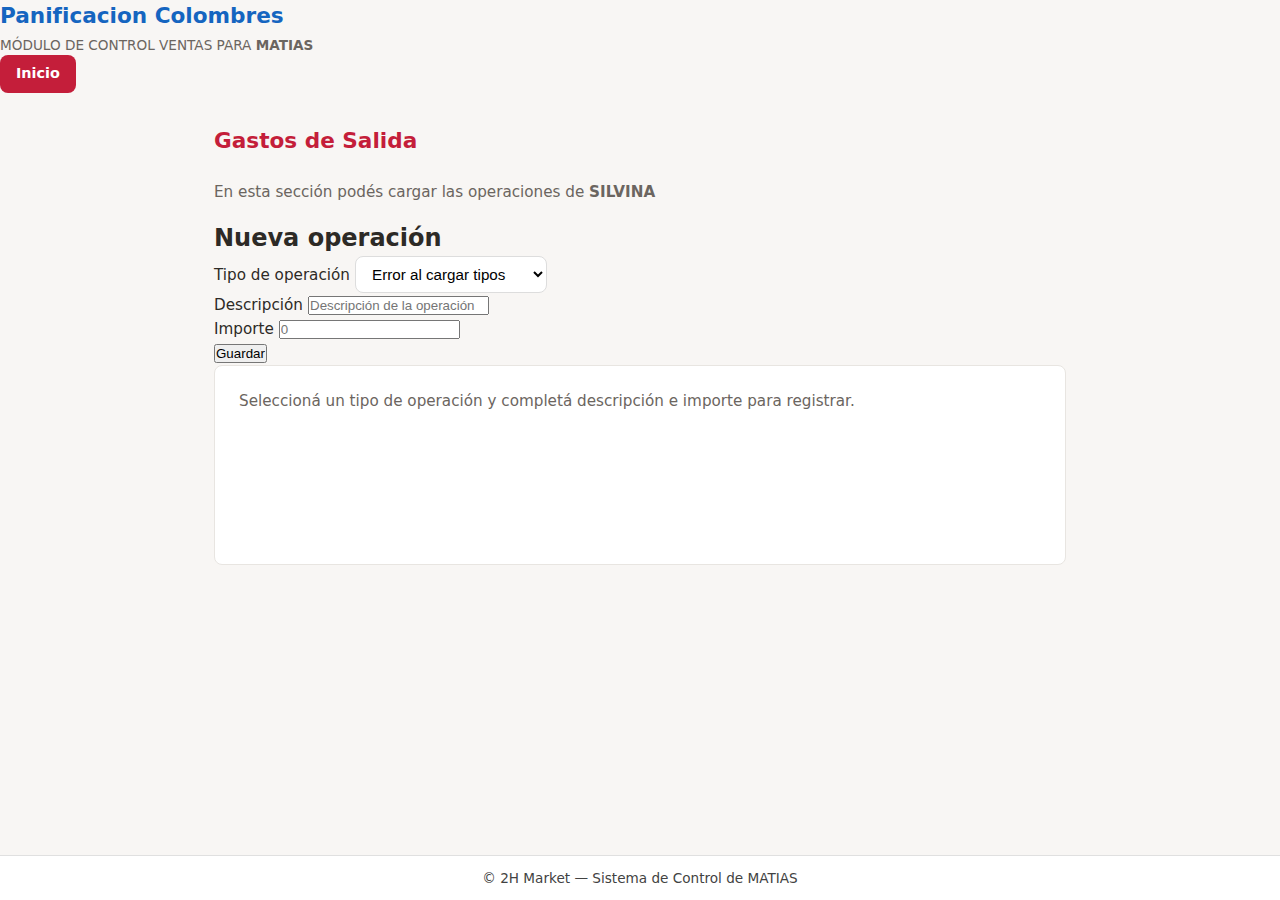
<file: src/Gastos-Salida/gastos-salida.html>
<!DOCTYPE html>
<html lang="es">
<head>
  <meta charset="UTF-8">
  <meta name="viewport" content="width=device-width, initial-scale=1.0, viewport-fit=cover">
  <title>Gastos de Salida - Panificacion Colombres</title>
  <link rel="stylesheet" href="../../index.css">
  <link rel="stylesheet" href="../Footer/footer.css">
  <link rel="stylesheet" href="gastos-salida.css">
</head>
<body>
  <header class="header header--no-nav">
    <div class="header__logo">
      <h1>Panificacion Colombres</h1>
      <span class="header__subtitle">MÓDULO DE CONTROL VENTAS PARA <strong>MATIAS</strong></span>
    </div>
    <a href="../../index.html" class="header__inicio">Inicio</a>
    <nav class="nav" aria-hidden="true" hidden>
      <ul class="nav__menu">
        <li class="nav__item">
          <a href="../Ventas/Nueva-venta/Nueva-venta.html" class="nav__link">Nueva venta</a>
        </li>
        <li class="nav__item">
          <a href="../Ventas/Listado-Ventas/listado-ventas.html" class="nav__link">Listado de ventas</a>
        </li>
        <li class="nav__item">
          <a href="../Ventas/otro-tipo-ventas/otro-tipo-ventas.html" class="nav__link">Otro tipo de ventas</a>
        </li>
        <li class="nav__item">
          <a href="gastos-salida.html" class="nav__link nav__link--active">Gastos de Salida</a>
        </li>
      </ul>
    </nav>
  </header>

  <main class="main">
    <div class="page-header">
      <h1>Gastos de Salida</h1>
    </div>

    <section class="gastos-salida__intro">
      <p class="gastos-salida__texto">En esta sección podés cargar las operaciones de <strong id="gastos-salida-nombre-apellido">SILVINA</strong></p>
    </section>

    <section class="gastos-salida__formulario" aria-labelledby="gastos-salida-form-title">
      <h2 id="gastos-salida-form-title" class="gastos-salida__form-title">Nueva operación</h2>
      <form id="gastos-salida-form" class="gastos-salida__form" novalidate>
        <div class="gastos-salida__fields">
          <div class="gastos-salida__field">
            <label for="gastos-salida-tipo-operacion" class="gastos-salida__label">Tipo de operación</label>
            <select id="gastos-salida-tipo-operacion" class="gastos-salida__combo" aria-label="Tipo de operación" required>
              <option value="">Cargando…</option>
            </select>
          </div>
          <div class="gastos-salida__field">
            <label for="gastos-salida-descripcion" class="gastos-salida__label">Descripción</label>
            <input type="text" id="gastos-salida-descripcion" class="gastos-salida__input" placeholder="Descripción de la operación" aria-label="Descripción" autocomplete="off">
          </div>
          <div class="gastos-salida__field gastos-salida__field--precio">
            <label for="gastos-salida-importe" class="gastos-salida__label">Importe</label>
            <input type="number" id="gastos-salida-importe" class="gastos-salida__input gastos-salida__input--numero" placeholder="0" min="0" step="0.01" aria-label="Importe" inputmode="decimal">
          </div>
        </div>
        <div class="gastos-salida__actions">
          <button type="submit" id="gastos-salida-btn-guardar" class="gastos-salida__btn-guardar">Guardar</button>
        </div>
      </form>
    </section>

    <section class="gastos-salida__contenido" id="gastos-salida-contenido">
      <p class="gastos-salida__mensaje" id="gastos-salida-mensaje" aria-live="polite">Seleccioná un tipo de operación y completá descripción e importe para registrar.</p>
      <p class="gastos-salida__guardar-msg" id="gastos-salida-guardar-msg" aria-live="polite" hidden></p>
    </section>
  </main>

  <div id="footer-container" data-footer-src="../Footer/footer.html"></div>

  <script src="../Config/config.js"></script>
  <script src="../Config/tables.js"></script>
  <script src="../Config/negocio.js"></script>
  <script src="../../main.js"></script>
  <script src="../Footer/footer.js"></script>
  <script src="gastos-salida.js"></script>
</body>
</html>
</file>
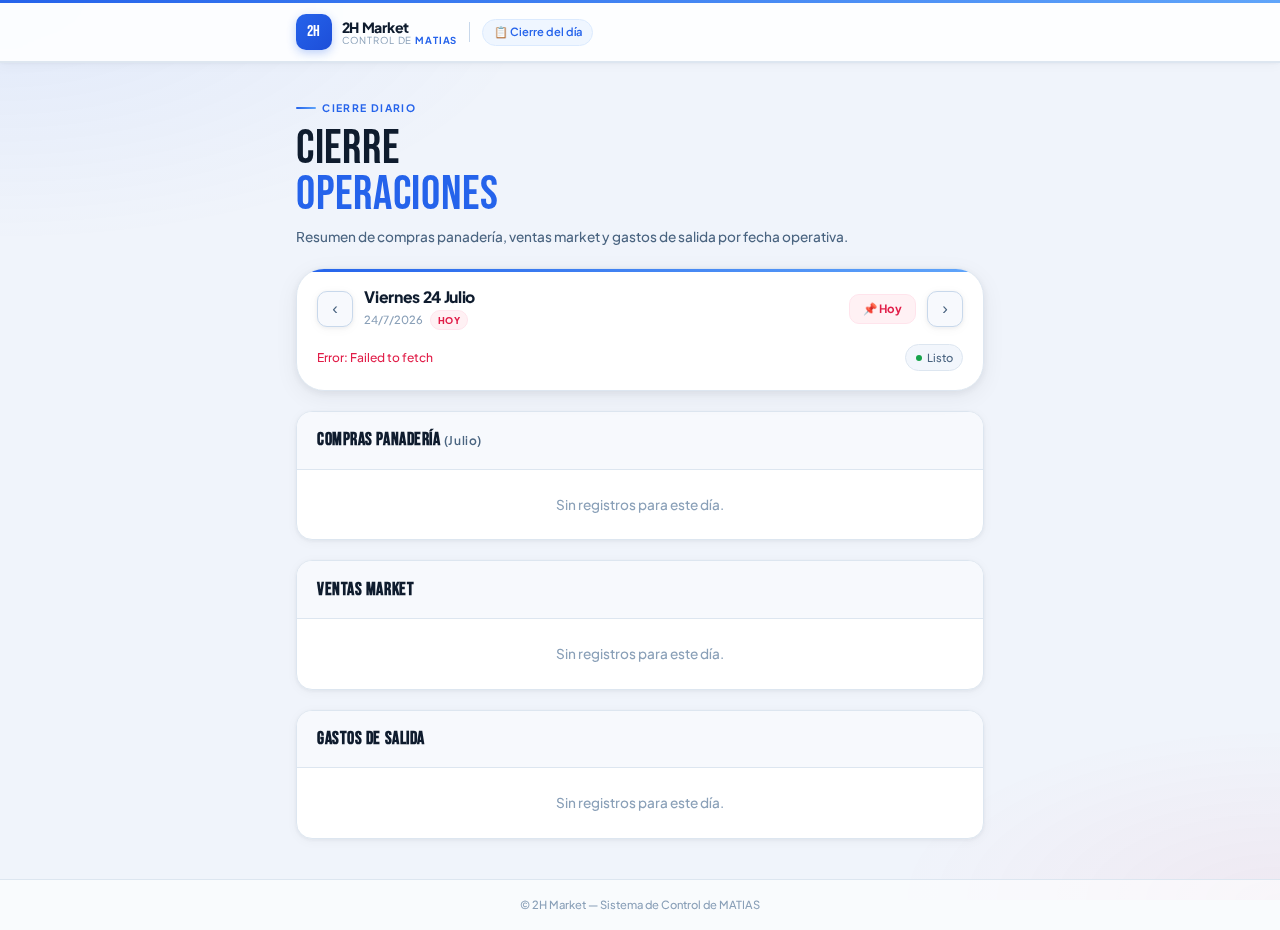
<file: src/Control/cierre-operaciones-dia/cierre-operaciones-dia.html>
<!DOCTYPE html>
<html lang="es">
<head>
  <meta charset="UTF-8">
  <meta name="viewport" content="width=device-width, initial-scale=1.0, viewport-fit=cover">
  <meta name="theme-color" content="#f5f7ff">
  <title>Cierre operaciones del día — 2H Market</title>
  <link rel="preconnect" href="https://fonts.googleapis.com">
  <link href="https://fonts.googleapis.com/css2?family=Plus+Jakarta+Sans:wght@400;500;600;700;800&family=Bebas+Neue&display=swap" rel="stylesheet">
  <link rel="stylesheet" href="cierre-operaciones-dia.css">
</head>
<body>

  <header class="header">
    <div class="header__stripe"></div>
    <div class="header__inner">
      <a href="../../../index.html" class="logo">
        <div class="logo__mark">2H</div>
        <div class="logo__info">
          <span class="logo__name">2H Market</span>
          <span class="logo__sub">Control de <b>MATIAS</b></span>
        </div>
      </a>
      <div class="header__divider"></div>
      <span class="header__badge">📋 Cierre del día</span>
    </div>
  </header>

  <main class="main">
    <section class="hero">
      <div class="hero__label">Cierre diario</div>
      <h1 class="hero__title">CIERRE<br><span>OPERACIONES</span></h1>
      <p class="hero__sub">Resumen de compras panadería, ventas market y gastos de salida por fecha operativa.</p>
    </section>

    <div class="day-card">
      <div class="day-header">
        <button class="nav-btn" id="btn-prev" type="button" aria-label="Día anterior">‹</button>
        <div class="day-info">
          <div class="day-label" id="day-label">—</div>
          <div class="day-meta">
            <span class="day-date" id="day-date">—</span>
            <span class="badge-hoy" id="badge-hoy" hidden>HOY</span>
          </div>
        </div>
        <button class="btn-hoy" id="btn-hoy" type="button">📌 Hoy</button>
        <button class="nav-btn" id="btn-next" type="button" aria-label="Día siguiente">›</button>
      </div>
      <div class="status-row">
        <p class="status-msg" id="status-msg">Seleccioná un día.</p>
        <span class="status-pill" id="status-pill">
          <span class="status-dot"></span>
          <span id="status-text">Listo</span>
        </span>
      </div>
    </div>

    <div class="resumen-wrap" id="resumen-wrap">
      <section class="bloque bloque-compras" id="bloque-compras">
        <h2 class="bloque__titulo">Compras Panadería <span class="bloque__mes" id="mes-compras"></span></h2>
        <p class="bloque__vacio" id="compras-vacio">Sin registros para este día.</p>
        <div class="bloque__tabla-wrap" id="compras-wrap" hidden>
          <div class="bloque__scroll">
            <table class="bloque-tabla" id="tabla-compras">
              <thead id="compras-thead"></thead>
              <tbody id="compras-tbody"></tbody>
              <tfoot id="compras-tfoot"></tfoot>
            </table>
          </div>
        </div>
      </section>

      <section class="bloque bloque-ventas" id="bloque-ventas">
        <h2 class="bloque__titulo">Ventas Market</h2>
        <p class="bloque__vacio" id="ventas-vacio">Sin registros para este día.</p>
        <div class="bloque__tabla-wrap" id="ventas-wrap" hidden>
          <div class="bloque__scroll">
            <table class="bloque-tabla" id="tabla-ventas">
              <thead id="ventas-thead"></thead>
              <tbody id="ventas-tbody"></tbody>
              <tfoot id="ventas-tfoot"></tfoot>
            </table>
          </div>
        </div>
      </section>

      <section class="bloque bloque-gastos" id="bloque-gastos">
        <h2 class="bloque__titulo">Gastos de Salida</h2>
        <p class="bloque__vacio" id="gastos-vacio">Sin registros para este día.</p>
        <div class="bloque__tabla-wrap" id="gastos-wrap" hidden>
          <div class="bloque__scroll">
            <table class="bloque-tabla" id="tabla-gastos">
              <thead id="gastos-thead"></thead>
              <tbody id="gastos-tbody"></tbody>
              <tfoot id="gastos-tfoot"></tfoot>
            </table>
          </div>
        </div>
      </section>
    </div>
  </main>

  <div id="footer-container" data-footer-src="../../Footer/footer.html"></div>

  <script src="../../Config/config.js"></script>
  <script src="../../Config/tables.js"></script>
  <script src="../../Config/negocio.js"></script>
  <script src="../../../main.js"></script>
  <script src="../../Footer/footer.js"></script>
  <script src="cierre-operaciones-dia.js"></script>
</body>
</html>
</file>
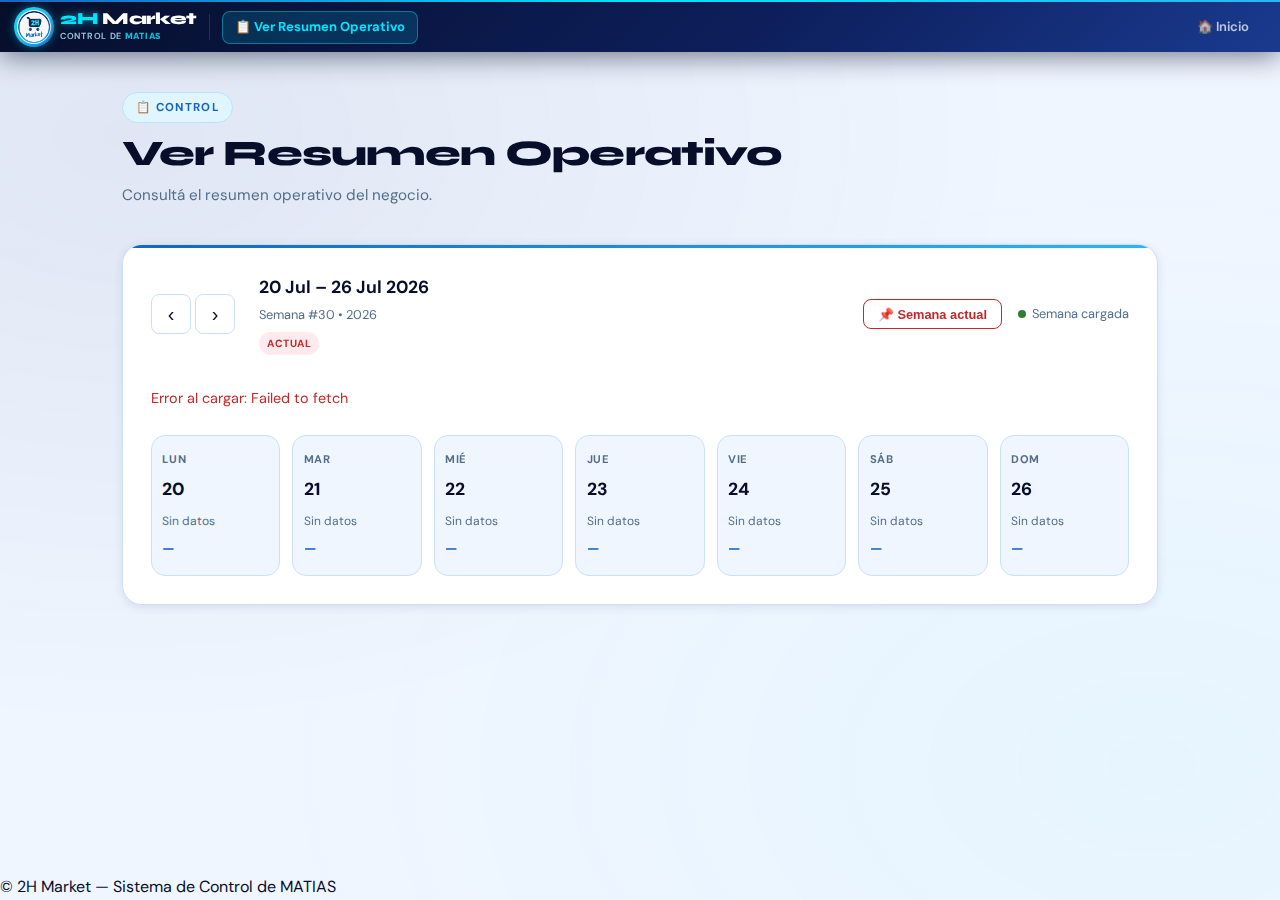
<file: src/Control/Ver-Resumen-Operativo/Ver-Resumen-Operativo.html>
<!DOCTYPE html>
<html lang="es">
<head>
  <meta charset="UTF-8">
  <meta name="viewport" content="width=device-width, initial-scale=1.0, viewport-fit=cover">
  <meta name="theme-color" content="#0d1f5c">
  <title>Ver Resumen Operativo — 2H Market</title>
  <link rel="preconnect" href="https://fonts.googleapis.com">
  <link href="https://fonts.googleapis.com/css2?family=Syne:wght@700;800&family=DM+Sans:wght@400;500;600;700&display=swap" rel="stylesheet">
  <link rel="stylesheet" href="../../Header/header.css">
  <link rel="stylesheet" href="Ver-Resumen-Operativo.css">
</head>
<body class="ver-resumen-operativo-page">

  <header class="header">
    <div class="header__stripe"></div>
    <div class="header__inner">
      <a href="../../../index.html" class="logo">
        <div class="logo__ring">
          <img src="../../img/Logo3.png" alt="2H Market" class="logo__img">
        </div>
        <div class="logo__texto">
          <span class="logo__nombre"><span>2H</span> Market</span>
          <span class="logo__sub">Control de <strong>MATIAS</strong></span>
        </div>
      </a>
      <div class="header__sep"></div>
      <span class="header__page" aria-current="page">📋 Ver Resumen Operativo</span>
      <nav class="nav">
        <ul class="nav__menu" id="main-nav">
          <li><a href="../../../index.html" class="nav__link">🏠 Inicio</a></li>
        </ul>
      </nav>
    </div>
  </header>

  <main class="main">
    <section class="ver-resumen-operativo-hero">
      <div class="ver-resumen-operativo-hero__eyebrow">📋 Control</div>
      <h1 class="ver-resumen-operativo-hero__title">Ver Resumen Operativo</h1>
      <p class="ver-resumen-operativo-hero__text">Consultá el resumen operativo del negocio.</p>
    </section>

    <section class="ver-resumen-operativo-section hub-section">
      <div class="ver-resumen-operativo-week-header">
        <div class="ver-resumen-operativo-week-nav">
          <button type="button" class="ver-resumen-operativo-week-nav__btn" id="ver-resumen-operativo-prev" aria-label="Semana anterior">‹</button>
          <button type="button" class="ver-resumen-operativo-week-nav__btn" id="ver-resumen-operativo-next" aria-label="Semana siguiente">›</button>
        </div>
        <div class="ver-resumen-operativo-week-range">
          <span id="ver-resumen-operativo-range-text">—</span>
          <span class="ver-resumen-operativo-week-meta" id="ver-resumen-operativo-week-meta">—</span>
          <span class="ver-resumen-operativo-badge-actual" id="ver-resumen-operativo-badge-actual" hidden>ACTUAL</span>
        </div>
        <div class="ver-resumen-operativo-week-actions">
          <button type="button" class="ver-resumen-operativo-btn-actual" id="ver-resumen-operativo-btn-actual" aria-label="Ir a semana actual">📌 Semana actual</button>
          <span class="ver-resumen-operativo-loaded" id="ver-resumen-operativo-loaded"><span class="ver-resumen-operativo-loaded__dot"></span> Semana cargada</span>
        </div>
      </div>
      <p class="ver-resumen-operativo__mensaje" id="ver-resumen-operativo-mensaje">Cargando resumen…</p>
      <div class="ver-resumen-operativo-cards" id="ver-resumen-operativo-cards">
        <!-- 7 tarjetas LUN–DOM se generan por JS -->
      </div>
    </section>
  </main>

  <div id="footer-container" data-footer-src="../../Footer/footer.html"></div>

  <script src="../../Config/config.js"></script>
  <script src="../../Config/tables.js"></script>
  <script src="../../Config/negocio.js"></script>
  <script src="../../../main.js"></script>
  <script src="../../Footer/footer.js"></script>
  <script src="Ver-Resumen-Operativo.js"></script>
  <script>
    (function () {
      var path = window.location.pathname.toLowerCase();
      document.querySelectorAll(".nav__link").forEach(function (l) {
        l.classList.remove("nav__link--active");
        var href = (l.getAttribute("href") || "").toLowerCase();
        var key = href.split("/").pop().replace(".html", "");
        if (key === "index" && (path.endsWith("index.html") || path.endsWith("/") || path === "")) l.classList.add("nav__link--active");
        else if (key && key !== "index" && path.indexOf(key) !== -1) l.classList.add("nav__link--active");
      });
    })();
  </script>
</body>
</html>
</file>
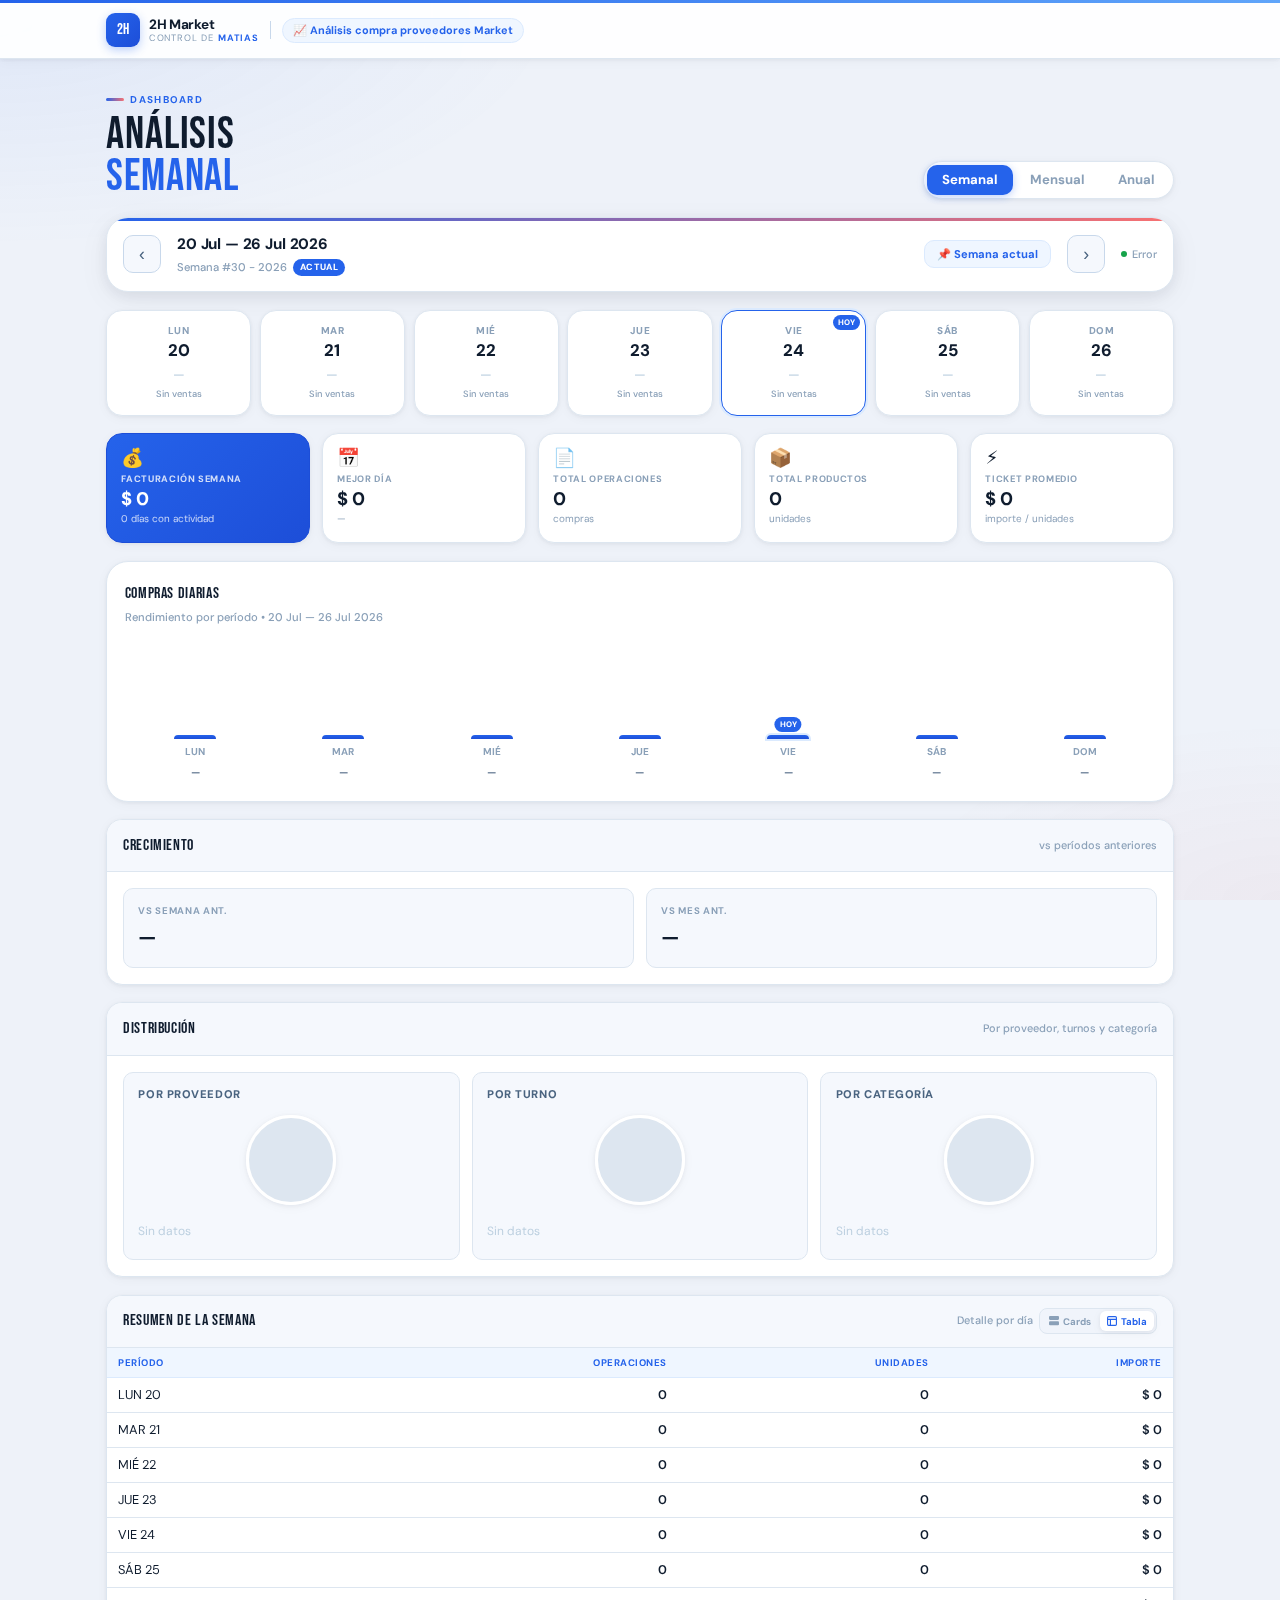
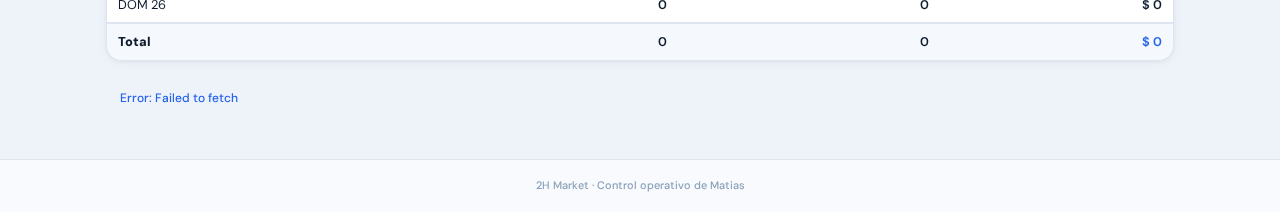
<file: src/Dashboard/analisis-compra-proveedores-market/analisis-compra-proveedores-market.html>
<!DOCTYPE html>
<html lang="es">
<head>
  <meta charset="UTF-8">
  <meta name="viewport" content="width=device-width, initial-scale=1.0, viewport-fit=cover">
  <meta name="theme-color" content="#f0f4fb">
  <title>Análisis Compras Proveedores Market — 2H Market</title>
  <link rel="preconnect" href="https://fonts.googleapis.com">
  <link href="https://fonts.googleapis.com/css2?family=DM+Sans:wght@400;500;600;700;800&family=Bebas+Neue&display=swap" rel="stylesheet">
  <style>
    :root {
      --ink-0:   #0f1c2e;
      --ink-1:   #1e3048;
      --ink-2:   #4a6480;
      --ink-3:   #8aa0b8;
      --ink-4:   #bdd0e0;
      --bg-base:   #eef2f9;
      --bg-card:   #ffffff;
      --bg-card-2: #f5f8fd;
      --bg-row:    #f0f4fb;
      --accent:    #2563eb;
      --accent-dark: #1d4ed8;
      --red:       #dc2626;
      --red-pale:  #fee2e2;
      --red-tint:  #fff5f5;
      --accent-pale:#dbeafe;
      --accent-tint:#eff6ff;
      --green:     #16a34a;
      --green-pale:#dcfce7;
      --amber:     #d97706;
      --amber-pale:#fef3c7;
      --purple:    #7c3aed;
      --purple-pale:#ede9fe;
      --border:    #dde6f0;
      --border-2:  #c8d8eb;
      --shadow-sm: 0 1px 4px rgba(15,28,46,.06), 0 2px 12px rgba(15,28,46,.04);
      --shadow-md: 0 4px 16px rgba(15,28,46,.08), 0 8px 32px rgba(15,28,46,.05);
      --r-sm: 10px; --r: 16px; --r-xl: 22px;
      --font-display: "Bebas Neue", sans-serif;
      --font-body:    "DM Sans", system-ui, sans-serif;
      --safe-top:    env(safe-area-inset-top, 0px);
      --safe-bottom: env(safe-area-inset-bottom, 0px);
      --safe-left:   env(safe-area-inset-left, 0px);
      --safe-right:  env(safe-area-inset-right, 0px);
      --ease: cubic-bezier(.4,0,.2,1);
    }
    *,*::before,*::after{box-sizing:border-box;margin:0;padding:0}
    html{font-size:16px;scroll-behavior:smooth;-webkit-text-size-adjust:100%}
    body{font-family:var(--font-body);background:var(--bg-base);color:var(--ink-0);line-height:1.6;min-height:100vh;display:flex;flex-direction:column;overflow-x:hidden;-webkit-font-smoothing:antialiased}
    body::before{content:"";position:fixed;inset:0;background:radial-gradient(ellipse 80% 50% at 0% 0%,rgba(37,99,235,.07) 0%,transparent 55%),radial-gradient(ellipse 60% 40% at 100% 100%,rgba(220,38,38,.04) 0%,transparent 50%);pointer-events:none;z-index:0}

    /* ── Header ── */
    .header{position:sticky;top:0;z-index:200;padding-top:var(--safe-top);background:rgba(255,255,255,.92);backdrop-filter:blur(24px) saturate(180%);-webkit-backdrop-filter:blur(24px) saturate(180%);border-bottom:1px solid var(--border);box-shadow:var(--shadow-sm)}
    .header__stripe{height:3px;background:linear-gradient(90deg,var(--accent),#60a5fa,var(--accent));background-size:200% 100%;animation:shimmer 3s linear infinite}
    @keyframes shimmer{0%{background-position:200% 0}100%{background-position:-200% 0}}
    .header__inner{max-width:1100px;margin:0 auto;padding:.65rem max(1rem,var(--safe-right)) .65rem max(1rem,var(--safe-left));display:flex;align-items:center;gap:.7rem}
    .logo{display:flex;align-items:center;gap:.55rem;text-decoration:none;flex-shrink:0;color:inherit}
    .logo__mark{width:34px;height:34px;border-radius:9px;background:linear-gradient(135deg,var(--accent) 0%,var(--accent-dark) 100%);display:flex;align-items:center;justify-content:center;font-family:var(--font-display);font-size:.95rem;color:#fff;box-shadow:0 3px 10px rgba(37,99,235,.3);flex-shrink:0}
    .logo__info{display:flex;flex-direction:column;line-height:1.15}
    .logo__name{font-weight:800;font-size:.85rem;color:var(--ink-0);letter-spacing:-.02em}
    .logo__sub{font-size:.58rem;color:var(--ink-3);text-transform:uppercase;letter-spacing:.09em}
    .logo__sub b{color:var(--accent);font-weight:700}
    .header__divider{width:1px;height:18px;background:var(--border-2);flex-shrink:0}
    .header__badge{font-size:.68rem;font-weight:700;color:var(--accent);padding:.18rem .6rem;background:var(--accent-tint);border:1px solid var(--accent-pale);border-radius:99px;white-space:nowrap}

    /* ── Main ── */
    .main{flex:1;position:relative;z-index:1;max-width:1100px;margin:0 auto;width:100%;padding:1.5rem max(1rem,var(--safe-right)) calc(2.5rem + var(--safe-bottom)) max(1rem,var(--safe-left));display:flex;flex-direction:column;gap:1.1rem}

    /* ── Hero ── */
    .hero{display:flex;align-items:flex-end;justify-content:space-between;gap:.75rem;flex-wrap:wrap}
    .hero__label{display:inline-flex;align-items:center;gap:.4rem;font-size:.62rem;font-weight:700;text-transform:uppercase;letter-spacing:.13em;color:var(--accent);margin-bottom:.4rem}
    .hero__label::before{content:"";display:block;width:18px;height:2.5px;background:linear-gradient(90deg,var(--accent),#f87171);border-radius:2px}
    .hero__title{font-family:var(--font-display);font-size:clamp(2rem,7vw,2.8rem);font-weight:400;line-height:.95;letter-spacing:.02em;color:var(--ink-0)}
    .hero__title span{color:var(--accent)}

    /* ── Segment control ── */
    .segment{display:inline-flex;background:var(--bg-card);border:1px solid var(--border);border-radius:var(--r-xl);padding:3px;gap:2px;box-shadow:var(--shadow-sm)}
    .segment__btn{padding:.42rem .95rem;border:none;border-radius:var(--r-sm);font-size:.82rem;font-weight:700;font-family:var(--font-body);background:transparent;color:var(--ink-3);cursor:pointer;transition:all .16s var(--ease);touch-action:manipulation;-webkit-tap-highlight-color:transparent;white-space:nowrap}
    .segment__btn:hover{color:var(--ink-0)}
    .segment__btn.active{background:var(--accent);color:#fff;box-shadow:0 2px 8px rgba(37,99,235,.3)}

    /* ── Navigator ── */
    .nav-bar{display:flex;flex-wrap:wrap;align-items:center;gap:.6rem 1rem;padding:.9rem 1rem;background:var(--bg-card);border:1px solid var(--border);border-radius:var(--r-xl);box-shadow:var(--shadow-md);position:relative;overflow:hidden}
    .nav-bar::before{content:"";position:absolute;top:0;left:0;right:0;height:3px;background:linear-gradient(90deg,var(--accent),#f87171)}
    .nav-arrow{width:38px;height:38px;border-radius:var(--r-sm);border:1.5px solid var(--border-2);background:var(--bg-card-2);color:var(--ink-2);font-size:1.1rem;cursor:pointer;display:flex;align-items:center;justify-content:center;flex-shrink:0;transition:all .16s var(--ease);touch-action:manipulation;-webkit-tap-highlight-color:transparent}
    .nav-arrow:hover{background:var(--accent-tint);border-color:var(--accent);color:var(--accent)}
    .nav-arrow:active{transform:scale(.9)}
    .nav-center{flex:1;min-width:0}
    .nav-range{font-weight:800;font-size:.95rem;color:var(--ink-0);letter-spacing:-.01em}
    .nav-meta{display:flex;align-items:center;gap:.4rem;margin-top:.15rem;flex-wrap:wrap}
    .nav-period{font-size:.7rem;color:var(--ink-3);font-weight:500}
    .nav-badge{font-size:.56rem;font-weight:800;text-transform:uppercase;letter-spacing:.07em;background:var(--accent);color:#fff;padding:.09rem .4rem;border-radius:99px}
    .btn-actual{flex-shrink:0;padding:.38rem .75rem;border:1.5px solid var(--accent-pale);border-radius:var(--r-sm);background:var(--accent-tint);color:var(--accent);font-size:.7rem;font-weight:700;cursor:pointer;font-family:var(--font-body);transition:all .16s var(--ease);white-space:nowrap;touch-action:manipulation;-webkit-tap-highlight-color:transparent}
    .btn-actual:hover{background:var(--accent-pale);border-color:var(--accent)}
    .nav-status{font-size:.68rem;color:var(--ink-3);font-weight:500;display:flex;align-items:center;gap:.3rem;margin-left:auto}
    .nav-status::before{content:"";width:6px;height:6px;border-radius:50%;background:var(--green);flex-shrink:0}
    .nav-status.loading::before{background:var(--ink-4);animation:blink .85s ease infinite}
    @keyframes blink{50%{opacity:.25}}

    /* ── Day grid (semanal) ── */
    .days-grid{display:grid;grid-template-columns:repeat(7,1fr);gap:.55rem}
    .day-card{background:var(--bg-card);border:1.5px solid var(--border);border-radius:var(--r);padding:.8rem .45rem;text-align:center;box-shadow:var(--shadow-sm);position:relative;cursor:pointer;transition:border-color .15s var(--ease),box-shadow .15s var(--ease);touch-action:manipulation;-webkit-tap-highlight-color:transparent}
    .day-card:hover,.day-card:focus-visible{border-color:var(--accent);box-shadow:0 0 0 2px var(--accent-pale);outline:none}
    .day-card.hoy{border-color:var(--accent);box-shadow:0 0 0 2px var(--accent-pale)}
    .day-card.sin .day-card__monto{color:var(--ink-4);font-weight:500}
    .day-card__hoy-badge{position:absolute;top:4px;right:5px;font-size:.5rem;font-weight:800;text-transform:uppercase;background:var(--accent);color:#fff;padding:.07rem .32rem;border-radius:99px}
    .day-card__dia{font-size:.62rem;font-weight:800;color:var(--ink-3);text-transform:uppercase;letter-spacing:.05em;margin-bottom:.2rem}
    .day-card__fecha{font-size:1.05rem;font-weight:800;color:var(--ink-0);margin-bottom:.3rem;line-height:1}
    .day-card__monto{font-size:.82rem;font-weight:700;color:var(--accent);font-variant-numeric:tabular-nums}
    .day-card__ops{font-size:.58rem;color:var(--ink-3);margin-top:.12rem;font-weight:500}

    /* ── KPIs ── */
    .kpis-grid{display:grid;grid-template-columns:repeat(5,1fr);gap:.75rem}
    .kpi{background:var(--bg-card);border:1px solid var(--border);border-radius:var(--r);padding:.95rem .9rem;box-shadow:var(--shadow-sm);display:flex;flex-direction:column;gap:.18rem}
    .kpi--primary{background:linear-gradient(135deg,var(--accent) 0%,var(--accent-dark) 100%);border-color:var(--accent-dark);color:#fff}
    .kpi__icon{font-size:1.15rem;line-height:1;margin-bottom:.1rem}
    .kpi__label{font-size:.58rem;font-weight:700;text-transform:uppercase;letter-spacing:.07em;color:var(--ink-3)}
    .kpi--primary .kpi__label{color:rgba(255,255,255,.8)}
    .kpi__value{font-size:1.15rem;font-weight:800;color:var(--ink-0);font-variant-numeric:tabular-nums;line-height:1}
    .kpi--primary .kpi__value{color:#fff}
    .kpi__sub{font-size:.62rem;color:var(--ink-3)}
    .kpi--primary .kpi__sub{color:rgba(255,255,255,.75)}

    /* ── Chart section ── */
    .chart-section{background:var(--bg-card);border:1px solid var(--border);border-radius:var(--r-xl);padding:1.2rem 1.1rem;box-shadow:var(--shadow-sm)}
    .chart-section__head{margin-bottom:.9rem}
    .chart-section__title{font-family:var(--font-display);font-size:1rem;letter-spacing:.04em;color:var(--ink-0)}
    .chart-section__sub{font-size:.7rem;color:var(--ink-3);font-weight:500;margin-top:.15rem}
    .chart-bars{display:flex;align-items:flex-end;gap:.45rem;height:140px;padding-top:.5rem}
    .bar-wrap{flex:1;display:flex;flex-direction:column;align-items:center;gap:.3rem;min-width:0}
    .bar-container{flex:1;width:100%;display:flex;align-items:flex-end;justify-content:center;position:relative}
    .bar{width:100%;max-width:42px;background:linear-gradient(180deg,var(--accent) 0%,var(--accent-dark) 100%);border-radius:6px 6px 0 0;min-height:4px;position:relative;transition:height .3s var(--ease)}
    .bar.hoy{box-shadow:0 0 0 2px var(--accent-pale)}
    .bar__hoy-tag{position:absolute;top:-18px;left:50%;transform:translateX(-50%);font-size:.5rem;font-weight:800;background:var(--accent);color:#fff;padding:.07rem .32rem;border-radius:99px;white-space:nowrap}
    .bar__label{font-size:.62rem;font-weight:700;color:var(--ink-3);text-align:center;white-space:nowrap;overflow:hidden;text-overflow:ellipsis;width:100%}
    .bar__value{font-size:.65rem;font-weight:600;color:var(--ink-2);text-align:center;font-variant-numeric:tabular-nums;white-space:nowrap}

    /* Chart mensual (línea) */
    .chart-line-wrap{overflow-x:auto;-webkit-overflow-scrolling:touch;padding-bottom:.5rem}
    .chart-line-inner{min-width:400px}
    .line-svg-wrap{height:130px;margin-bottom:.3rem}
    .line-svg{width:100%;height:100%;display:block}
    .line-labels,.line-values{display:flex;flex-wrap:nowrap;gap:0;font-size:.58rem;color:var(--ink-3)}
    .line-labels{margin-bottom:.1rem}
    .line-label,.line-value{flex:0 0 24px;min-width:24px;text-align:center}
    .line-label.hoy{font-weight:700;color:var(--accent)}
    .line-value{font-size:.55rem;font-variant-numeric:tabular-nums}

    /* Anual barras */
    .anual-bars{display:grid;grid-template-columns:repeat(12,1fr);gap:.4rem;align-items:flex-end;height:120px;padding-top:.5rem}
    .mes-bar{display:flex;flex-direction:column;align-items:center;gap:.25rem}
    .mes-bar__fill{width:100%;background:linear-gradient(180deg,var(--accent) 0%,var(--accent-dark) 100%);border-radius:4px 4px 0 0;min-height:4px;transition:height .3s var(--ease)}
    .mes-bar__label{font-size:.55rem;font-weight:700;color:var(--ink-3);text-transform:uppercase}
    .mes-bar__val{font-size:.55rem;color:var(--ink-2);font-variant-numeric:tabular-nums}

    /* ── Sección genérica ── */
    .section-card{background:var(--bg-card);border:1px solid var(--border);border-radius:var(--r);overflow:hidden;box-shadow:var(--shadow-sm)}
    .section-head{padding:.8rem 1rem;border-bottom:1px solid var(--border);background:var(--bg-card-2);display:flex;align-items:center;justify-content:space-between;gap:.5rem;flex-wrap:wrap}
    .section-title{font-family:var(--font-display);font-size:1rem;letter-spacing:.04em;color:var(--ink-0)}
    .section-desc{font-size:.68rem;color:var(--ink-3);font-weight:500}

    /* ── Crecimiento ── */
    .growth-grid{display:grid;grid-template-columns:1fr 1fr;gap:.75rem;padding:1rem}
    .growth-item{background:var(--bg-card-2);border:1px solid var(--border);border-radius:var(--r-sm);padding:.85rem .9rem;display:flex;flex-direction:column;gap:.18rem}
    .growth-item__label{font-size:.6rem;font-weight:700;text-transform:uppercase;letter-spacing:.07em;color:var(--ink-3)}
    .growth-item__val{font-size:1.25rem;font-weight:800;color:var(--ink-0);font-variant-numeric:tabular-nums}
    .growth-item__val.positive{color:var(--green)}
    .growth-item__val.negative{color:var(--red)}

    /* ── Distribución ── */
    .dist-grid{display:grid;grid-template-columns:repeat(3,1fr);gap:.75rem;padding:1rem}
    .dist-block{background:var(--bg-card-2);border:1px solid var(--border);border-radius:var(--r-sm);padding:.85rem .9rem}
    .dist-block__title{font-size:.7rem;font-weight:800;text-transform:uppercase;letter-spacing:.05em;color:var(--ink-2);margin-bottom:.7rem}
    .dist-pie{width:90px;height:90px;border-radius:50%;border:3px solid var(--bg-card);box-shadow:var(--shadow-sm);background:conic-gradient(var(--border) 0deg 360deg);margin:0 auto .75rem;flex-shrink:0}
    .dist-item{display:flex;align-items:center;gap:.4rem;padding:.28rem 0;border-bottom:1px solid var(--border)}
    .dist-item:last-child{border-bottom:none}
    .dist-dot{width:8px;height:8px;border-radius:50%;flex-shrink:0}
    .dist-item__label{font-size:.75rem;color:var(--ink-0);flex:1;min-width:0;overflow:hidden;text-overflow:ellipsis;white-space:nowrap}
    .dist-item__val{font-size:.72rem;font-weight:700;color:var(--accent);white-space:nowrap;font-variant-numeric:tabular-nums}
    .dist-item--turno{gap:.55rem;align-items:center}
    .turno-dist-pill{display:inline-flex;align-items:center;gap:.32rem;font-size:.73rem;font-weight:700;padding:.24rem .65rem;border-radius:99px;white-space:nowrap;flex:1;min-width:0;letter-spacing:.01em}

    /* ── Tabla resumen ── */
    .resumen-table-wrap{overflow:hidden}
    .resumen-scroll{overflow-x:auto;-webkit-overflow-scrolling:touch}
    .resumen-scroll::-webkit-scrollbar{height:5px}
    .resumen-scroll::-webkit-scrollbar-thumb{background:var(--border-2);border-radius:3px}
    .resumen-tabla{width:100%;min-width:340px;border-collapse:collapse;font-size:.8rem}
    .resumen-tabla thead th{padding:.45rem .7rem;text-align:left;font-size:.6rem;font-weight:700;text-transform:uppercase;letter-spacing:.05em;color:var(--accent);background:var(--accent-tint);border-bottom:1px solid var(--accent-pale);white-space:nowrap}
    .resumen-tabla thead th.th-num{text-align:right}
    .resumen-tabla tbody td{padding:.42rem .7rem;border-bottom:1px solid var(--border)}
    .resumen-tabla tbody tr:hover{background:var(--bg-row)}
    .resumen-tabla .td-num{text-align:right;font-weight:600;white-space:nowrap;font-variant-numeric:tabular-nums}
    .resumen-tabla tfoot td{padding:.5rem .7rem;font-weight:700;font-size:.8rem;background:var(--bg-card-2);border-top:2px solid var(--border)}
    .resumen-tabla tfoot .td-total{color:var(--accent);text-align:right}

    /* Cards view para tablas */
    .cards-list{display:flex;flex-direction:column}
    .res-card{padding:.7rem .9rem;border-bottom:1px solid var(--border);background:var(--bg-card);animation:fadeSlide .2s ease both}
    @keyframes fadeSlide{from{opacity:0;transform:translateY(4px)}to{opacity:1;transform:none}}
    .res-card:last-child{border-bottom:none}
    .res-card__top{display:flex;align-items:flex-start;justify-content:space-between;gap:.5rem;margin-bottom:.28rem}
    .res-card__label{font-weight:700;font-size:.84rem;color:var(--ink-0);line-height:1.2;flex:1;min-width:0}
    .res-card__val{font-weight:800;font-size:.88rem;color:var(--accent);white-space:nowrap;font-variant-numeric:tabular-nums}
    .res-card__chips{display:flex;flex-wrap:wrap;gap:.25rem .38rem}
    .chip{display:inline-flex;align-items:center;gap:.18rem;font-size:.58rem;font-weight:600;padding:.09rem .34rem;border-radius:5px;border:1px solid var(--border);background:var(--bg-row);color:var(--ink-2);white-space:nowrap}
    .chip.r{color:var(--accent);background:var(--accent-tint);border-color:var(--accent-pale)}
    .chip.g{color:var(--green);background:var(--green-pale);border-color:#bbf7d0}

    /* View toggle */
    .view-toggle{display:flex;gap:2px;background:var(--bg-row);border:1px solid var(--border);border-radius:8px;padding:2px}
    .vbtn{display:flex;align-items:center;gap:.22rem;padding:.2rem .45rem;border-radius:6px;border:none;background:transparent;color:var(--ink-3);font-size:.6rem;font-weight:700;cursor:pointer;font-family:var(--font-body);transition:all .13s var(--ease);touch-action:manipulation;-webkit-tap-highlight-color:transparent;white-space:nowrap}
    .vbtn.active{background:var(--bg-card);color:var(--accent);box-shadow:var(--shadow-sm)}
    .vbtn svg{width:10px;height:10px;flex-shrink:0}

    /* Comparativa meses */
    .comp-bars{display:grid;grid-template-columns:repeat(12,1fr);gap:.4rem;align-items:flex-end;height:120px;padding:1rem 1rem .75rem}
    .comp-mes{display:flex;flex-direction:column;align-items:center;gap:.25rem;height:100%}
    .comp-mes__fill{width:100%;background:linear-gradient(180deg,var(--accent) 0%,var(--accent-dark) 100%);border-radius:4px 4px 0 0;min-height:4px;transition:height .3s var(--ease);margin-top:auto}
    .comp-mes__label{font-size:.55rem;font-weight:700;color:var(--ink-3);text-transform:uppercase}
    .comp-mes__val{font-size:.52rem;color:var(--ink-2);font-variant-numeric:tabular-nums;text-align:center}

    /* ── Status mensaje ── */
    .dash-status{padding:.65rem .9rem;font-size:.75rem;color:var(--ink-3);font-weight:500;display:flex;align-items:center;gap:.4rem}
    .dash-status.error{color:var(--accent)}

    /* ── Footer ── */
    .footer{position:relative;z-index:1;padding:1.1rem 1rem;text-align:center;border-top:1px solid var(--border);background:rgba(255,255,255,.6);font-size:.68rem;color:var(--ink-3);font-weight:500}

    /* ── Modal ── */
    .modal-overlay{position:fixed;inset:0;width:100%;height:100%;background:rgba(15,28,46,.55);backdrop-filter:blur(4px);-webkit-backdrop-filter:blur(4px);display:flex;align-items:center;justify-content:center;z-index:1000;padding:1rem;cursor:pointer}
    .modal-overlay[hidden]{display:none!important}
    .modal{background:var(--bg-card);border-radius:var(--r-xl);box-shadow:0 12px 48px rgba(15,28,46,.2);max-width:min(560px,92vw);max-height:85vh;overflow:hidden;display:flex;flex-direction:column;cursor:default;pointer-events:auto;width:100%}
    .modal__head{display:flex;align-items:center;justify-content:space-between;padding:.9rem 1.1rem;border-bottom:1px solid var(--border);background:var(--bg-card-2);flex-shrink:0}
    .modal__title{font-family:var(--font-display);font-size:1rem;letter-spacing:.04em;color:var(--ink-0)}
    .modal__close{min-width:36px;min-height:36px;border:1.5px solid var(--border-2);background:var(--bg-card);font-size:1.1rem;color:var(--ink-2);cursor:pointer;border-radius:var(--r-sm);display:flex;align-items:center;justify-content:center;transition:all .15s var(--ease);padding:0}
    .modal__close:hover{background:var(--accent-tint);border-color:var(--accent);color:var(--accent)}
    .modal__body{padding:1rem 1.1rem;overflow-y:auto;display:flex;flex-direction:column;gap:.9rem}
    .modal__kpis{display:grid;grid-template-columns:repeat(2,1fr);gap:.6rem}
    .modal-kpi{background:var(--bg-card-2);border:1px solid var(--border);border-radius:var(--r-sm);padding:.7rem .8rem;display:flex;flex-direction:column;gap:.15rem}
    .modal-kpi__label{font-size:.58rem;font-weight:700;text-transform:uppercase;letter-spacing:.07em;color:var(--ink-3)}
    .modal-kpi__val{font-size:1rem;font-weight:800;color:var(--ink-0);font-variant-numeric:tabular-nums}
    .modal__empty{text-align:center;color:var(--ink-3);font-size:.82rem;padding:.5rem}
    /* Modal cards */
    .modal-cards{display:flex;flex-direction:column}
    .modal-card{padding:.65rem .9rem;border-bottom:1px solid var(--border);animation:fadeSlide .18s ease both}
    .modal-card:last-child{border-bottom:none}
    .modal-card__top{display:flex;justify-content:space-between;gap:.5rem;margin-bottom:.22rem}
    .modal-card__tipo{font-weight:700;font-size:.82rem;color:var(--ink-0);flex:1;min-width:0}
    .modal-card__imp{font-weight:800;font-size:.85rem;color:var(--accent);font-variant-numeric:tabular-nums;white-space:nowrap}
    .modal-card__chips{display:flex;flex-wrap:wrap;gap:.2rem .35rem}

    /* ── Turno pill ── */
    .turno-pill{display:inline-flex;align-items:center;gap:.18rem;font-size:.58rem;font-weight:700;padding:.08rem .35rem;border-radius:5px;white-space:nowrap;letter-spacing:.02em}
    .t-m{background:var(--amber-pale);color:var(--amber)}
    .t-t{background:var(--accent-tint);color:var(--accent)}
    .t-n{background:var(--purple-pale);color:var(--purple)}
    .t-x{background:var(--bg-row);color:var(--ink-2);border:1px solid var(--border)}

    /* ── Responsive ── */
    @media(max-width:900px){
      .kpis-grid{grid-template-columns:repeat(3,1fr)}
      .dist-grid{grid-template-columns:1fr}
    }
    @media(max-width:600px){
      .main{padding-left:max(.85rem,var(--safe-left));padding-right:max(.85rem,var(--safe-right));gap:.85rem}
      .days-grid{grid-template-columns:repeat(4,1fr)}
      .kpis-grid{grid-template-columns:repeat(2,1fr)}
      .growth-grid{grid-template-columns:1fr 1fr}
      .dist-grid{grid-template-columns:1fr}
      .comp-bars{grid-template-columns:repeat(6,1fr)}
      .comp-mes:nth-child(n+7){display:none}
      .anual-bars{grid-template-columns:repeat(6,1fr)}
      .modal__kpis{grid-template-columns:repeat(2,1fr)}
    }
    @media(max-width:380px){
      .days-grid{grid-template-columns:repeat(4,1fr)}
      .kpis-grid{grid-template-columns:1fr 1fr}
    }
  </style>
</head>
<body>

<header class="header">
  <div class="header__stripe"></div>
  <div class="header__inner">
    <a href="../../../index.html" class="logo">
      <div class="logo__mark">2H</div>
      <div class="logo__info">
        <span class="logo__name">2H Market</span>
        <span class="logo__sub">Control de <b>MATIAS</b></span>
      </div>
    </a>
    <div class="header__divider"></div>
    <span class="header__badge">📈 Análisis compra proveedores Market</span>
  </div>
</header>

<main class="main">

  <!-- Hero + segment -->
  <div class="hero">
    <div>
      <div class="hero__label">Dashboard</div>
      <h1 class="hero__title">ANÁLISIS<br><span id="hero-tipo">SEMANAL</span></h1>
    </div>
    <div class="segment">
      <button class="segment__btn active" data-tipo="semanal">Semanal</button>
      <button class="segment__btn" data-tipo="mensual">Mensual</button>
      <button class="segment__btn" data-tipo="anual">Anual</button>
    </div>
  </div>

  <!-- Nav -->
  <div class="nav-bar">
    <button class="nav-arrow" id="btn-prev" aria-label="Período anterior">‹</button>
    <div class="nav-center">
      <div class="nav-range" id="nav-range">—</div>
      <div class="nav-meta">
        <span class="nav-period" id="nav-period">—</span>
        <span class="nav-badge" id="nav-badge" hidden>ACTUAL</span>
      </div>
    </div>
    <button class="btn-actual" id="btn-actual">📌 <span id="btn-actual-text">Semana actual</span></button>
    <button class="nav-arrow" id="btn-next" aria-label="Período siguiente">›</button>
    <div class="nav-status" id="nav-status">Listo</div>
  </div>

  <!-- Day cards (semanal) -->
  <div class="days-grid" id="days-grid"></div>

  <!-- KPIs -->
  <div class="kpis-grid">
    <div class="kpi kpi--primary">
      <span class="kpi__icon">💰</span>
      <span class="kpi__label" id="kpi-fact-label">FACTURACIÓN SEMANA</span>
      <span class="kpi__value" id="kpi-fact-value">$ 0</span>
      <span class="kpi__sub" id="kpi-fact-sub">0 días con actividad</span>
    </div>
    <div class="kpi">
      <span class="kpi__icon">📅</span>
      <span class="kpi__label">MEJOR DÍA</span>
      <span class="kpi__value" id="kpi-mejor-value">$ 0</span>
      <span class="kpi__sub" id="kpi-mejor-sub">—</span>
    </div>
    <div class="kpi">
      <span class="kpi__icon">📄</span>
      <span class="kpi__label">TOTAL OPERACIONES</span>
      <span class="kpi__value" id="kpi-ops-value">0</span>
      <span class="kpi__sub">compras</span>
    </div>
    <div class="kpi">
      <span class="kpi__icon">📦</span>
      <span class="kpi__label">TOTAL PRODUCTOS</span>
      <span class="kpi__value" id="kpi-ventas-value">0</span>
      <span class="kpi__sub">unidades</span>
    </div>
    <div class="kpi">
      <span class="kpi__icon">⚡</span>
      <span class="kpi__label">TICKET PROMEDIO</span>
      <span class="kpi__value" id="kpi-ticket-value">$ 0</span>
      <span class="kpi__sub">importe / unidades</span>
    </div>
  </div>

  <!-- Chart -->
  <div class="chart-section">
    <div class="chart-section__head">
      <div class="chart-section__title">COMPRAS DIARIAS</div>
      <div class="chart-section__sub" id="chart-subtitle">Rendimiento por día</div>
    </div>
    <div id="chart-container"></div>
  </div>

  <!-- Crecimiento -->
  <div class="section-card" id="section-growth">
    <div class="section-head">
      <span class="section-title">CRECIMIENTO</span>
      <span class="section-desc" id="growth-desc">vs períodos anteriores</span>
    </div>
    <div class="growth-grid">
      <div class="growth-item">
        <span class="growth-item__label">vs semana ant.</span>
        <span class="growth-item__val" id="growth-sem">—</span>
      </div>
      <div class="growth-item">
        <span class="growth-item__label">vs mes ant.</span>
        <span class="growth-item__val" id="growth-mes">—</span>
      </div>
    </div>
  </div>

  <!-- Distribución -->
  <div class="section-card">
    <div class="section-head">
      <span class="section-title">DISTRIBUCIÓN</span>
      <span class="section-desc">Por proveedor, turnos y categoría</span>
    </div>
    <div class="dist-grid">
      <div class="dist-block">
        <div class="dist-block__title">Por proveedor</div>
        <div class="dist-pie" id="dist-tipo-pie"></div>
        <div id="dist-tipo"></div>
      </div>
      <div class="dist-block">
        <div class="dist-block__title">Por turno</div>
        <div class="dist-pie" id="dist-turno-pie"></div>
        <div id="dist-turno"></div>
      </div>
      <div class="dist-block">
        <div class="dist-block__title">Por categoría</div>
        <div class="dist-pie" id="dist-cat-pie"></div>
        <div id="dist-cat"></div>
      </div>
    </div>
  </div>

  <!-- Comparativa meses (anual) -->
  <div class="section-card" id="section-comp" hidden>
    <div class="section-head">
      <span class="section-title">COMPARATIVA POR MES</span>
      <span class="section-desc">Facturación mensual del año</span>
    </div>
    <div class="comp-bars" id="comp-bars"></div>
  </div>

  <!-- Resumen tabla / cards -->
  <div class="section-card">
    <div class="section-head">
      <span class="section-title" id="resumen-title">RESUMEN DE LA SEMANA</span>
      <div style="display:flex;align-items:center;gap:.4rem">
        <span class="section-desc" id="resumen-desc">Detalle por día</span>
        <div class="view-toggle" id="vt-resumen"></div>
      </div>
    </div>
    <div id="resumen-body"></div>
  </div>

  <!-- Status -->
  <div class="dash-status" id="dash-status">Seleccioná un período.</div>

</main>

<footer class="footer">
  <p>2H Market · Control operativo de Matias</p>
</footer>

<!-- Modal detalle del día -->
<div class="modal-overlay" id="modal-overlay" hidden aria-hidden="true">
  <div class="modal" id="modal" role="dialog" aria-labelledby="modal-title">
    <div class="modal__head">
      <div class="modal__title" id="modal-title">Detalle del día</div>
      <button class="modal__close" id="modal-close" aria-label="Cerrar">×</button>
    </div>
    <div class="modal__body">
      <div class="modal__kpis" id="modal-kpis"></div>
      <div id="modal-content"></div>
    </div>
  </div>
</div>

<script src="../../Config/config.js"></script>
<script>
(function(){
'use strict';

var APP_SCRIPT_URL = (window.APP_CONFIG && window.APP_CONFIG.APP_SCRIPT_URL) || null;
var CORS_PROXY     = (window.APP_CONFIG && window.APP_CONFIG.CORS_PROXY) || '';

var tipo        = 'semanal';
var periodStart = null;
var periodEnd   = null;
var datosActual = [], datosAnt = [], datosMesAnt = [];
var VIEW_RESUMEN = 'cards';

var DIA  = ['DOM','LUN','MAR','MIÉ','JUE','VIE','SÁB'];
var MES  = ['Ene','Feb','Mar','Abr','May','Jun','Jul','Ago','Sep','Oct','Nov','Dic'];
var MESF = ['Enero','Febrero','Marzo','Abril','Mayo','Junio','Julio','Agosto','Septiembre','Octubre','Noviembre','Diciembre'];
var PIE_COLORS = ['#2563eb','#0ea5e9','#6366f1','#8b5cf6','#16a34a','#d97706','#dc2626','#0891b2','#be185d'];

function pad(n){return n<10?'0'+n:String(n)}
function hoy(){return new Date()}
function toKey(d){return d.getFullYear()+'-'+pad(d.getMonth()+1)+'-'+pad(d.getDate())}
function fromKey(s){var d=new Date(s+'T12:00:00');return isNaN(d.getTime())?null:d}
function addDays(d,n){var r=new Date(d);r.setDate(r.getDate()+n);return r}
function addWeeks(d,n){return addDays(d,n*7)}
function addMonths(d,n){var r=new Date(d);r.setMonth(r.getMonth()+n);return r}
function addYears(d,n){var r=new Date(d);r.setFullYear(r.getFullYear()+n);return r}
function getMonday(d){var day=d.getDay(),diff=d.getDate()-day+(day===0?-6:1);return new Date(d.getFullYear(),d.getMonth(),diff)}
function startOfMonth(d){return new Date(d.getFullYear(),d.getMonth(),1)}
function endOfMonth(d){return new Date(d.getFullYear(),d.getMonth()+1,0)}
function startOfYear(d){return new Date(d.getFullYear(),0,1)}
function endOfYear(d){return new Date(d.getFullYear(),11,31)}
function weekNum(d){var mon=getMonday(d),first=getMonday(new Date(mon.getFullYear(),0,1));return Math.floor((mon-first)/604800000)+1}
function fi(n){return '$ '+Number(n).toLocaleString('es-AR',{minimumFractionDigits:0,maximumFractionDigits:0})}
function fmtRango(d1,d2){return d1.getDate()+' '+MES[d1.getMonth()]+' — '+d2.getDate()+' '+MES[d2.getMonth()]+' '+d2.getFullYear()}
function esc(s){if(s==null)return'';var d=document.createElement('div');d.textContent=s;return d.innerHTML}
function isMobile(){return window.innerWidth<=600}

function setPeriod(){
  if(tipo==='semanal'){var mon=getMonday(hoy());periodStart=mon;periodEnd=addDays(mon,6);}
  else if(tipo==='mensual'){periodStart=startOfMonth(hoy());periodEnd=endOfMonth(periodStart);}
  else{periodStart=startOfYear(hoy());periodEnd=endOfYear(periodStart);}
}

function pNum(v){if(v===undefined||v===null||v==='')return 0;if(typeof v==='number'&&!isNaN(v))return v;var n=parseFloat(String(v).trim().replace(',','.'));return isNaN(n)?0:n}
function pInt(v){if(v===undefined||v===null||v==='')return 0;if(typeof v==='number'&&!isNaN(v))return Math.floor(v);var n=parseInt(String(v).trim(),10);return isNaN(n)?0:n}
function getCant(r){var v=r['CANTIDAD-VENTAS'];if(v!=null&&v!=='')return pInt(v);return pInt(r['CANTIDAD-OPERACIONES'])}

function porDia(datos){var o={};(datos||[]).forEach(function(r){var f=String(r.FECHA_OPERATIVA||'').trim();if(!f)return;if(!o[f])o[f]={importe:0,cantidad:0,ops:0};o[f].importe+=pNum(r.IMPORTE);o[f].cantidad+=getCant(r);o[f].ops+=1});return o}
function porClave(datos,campo){var o={};(datos||[]).forEach(function(r){var t=(r[campo]||'').trim()||'—';if(!o[t])o[t]={importe:0,cantidad:0};o[t].importe+=pNum(r.IMPORTE);o[t].cantidad+=getCant(r)});return o}
function porMes(datos){var o={};for(var m=1;m<=12;m++)o[m]={importe:0,cantidad:0};(datos||[]).forEach(function(r){var f=String(r.FECHA_OPERATIVA||'').substring(0,7);var m=parseInt((f.split('-')[1]||''),10);if(m>=1&&m<=12){o[m].importe+=pNum(r.IMPORTE);o[m].cantidad+=getCant(r)}});return o}
function totImp(datos){return(datos||[]).reduce(function(s,r){return s+pNum(r.IMPORTE)},0)}
function totCant(datos){return(datos||[]).reduce(function(s,r){return s+getCant(r)},0)}
function mejorDia(datos){var pd=porDia(datos),best={key:null,importe:0,label:'—'};for(var k in pd)if(pd[k].importe>best.importe){best.importe=pd[k].importe;best.key=k;var d=fromKey(k);best.label=d?(DIA[d.getDay()]+' '+d.getDate()):k}return best}

function turnoPill(t){
  var s=String(t||'').toUpperCase().trim();
  var cls=s==='MAÑANA'?'t-m':s==='TARDE'?'t-t':s==='NOCHE'?'t-n':'t-x';
  var ic=s==='MAÑANA'?'☀️':s==='TARDE'?'🌤️':s==='NOCHE'?'🌙':'⏰';
  return '<span class="turno-pill '+cls+'">'+ic+' '+esc(t||'—')+'</span>';
}

function setText(id,v){var e=document.getElementById(id);if(e)e.textContent=v}
function setStatus(msg,err){var e=document.getElementById('dash-status');if(e){e.textContent=msg;e.className='dash-status'+(err?' error':'')}}
function setNavStatus(msg,loading){var e=document.getElementById('nav-status');if(e){e.textContent=msg;e.classList.toggle('loading',!!loading)}}

function pintarNav(){
  if(!periodStart||!periodEnd)return;
  setText('nav-range',fmtRango(periodStart,periodEnd));
  var esActual=periodStart<=hoy()&&periodEnd>=hoy();
  var badge=document.getElementById('nav-badge');if(badge)badge.hidden=!esActual;
  if(tipo==='semanal')setText('nav-period','Semana #'+weekNum(periodStart)+' - '+periodStart.getFullYear());
  else if(tipo==='mensual')setText('nav-period',MESF[periodStart.getMonth()]+' '+periodStart.getFullYear());
  else setText('nav-period','Año '+periodStart.getFullYear());
  setText('btn-actual-text',tipo==='semanal'?'Semana actual':tipo==='mensual'?'Mes actual':'Año actual');
  setText('hero-tipo',tipo.toUpperCase());
  document.querySelectorAll('.segment__btn').forEach(function(b){b.classList.toggle('active',b.dataset.tipo===tipo)});
}

function pintarDays(){
  var cont=document.getElementById('days-grid');if(!cont)return;
  if(tipo!=='semanal'){cont.innerHTML='';cont.style.display='none';return}
  cont.style.display='grid';
  var pd=porDia(datosActual),hoyStr=toKey(hoy()),html='';
  for(var i=0;i<7;i++){
    var d=addDays(periodStart,i),k=toKey(d),info=pd[k]||{importe:0,ops:0};
    var esHoy=k===hoyStr;
    html+='<div class="day-card'+(esHoy?' hoy':'')+(info.ops===0?' sin':'')+'" data-fecha="'+esc(k)+'" tabindex="0" role="button">';
    if(esHoy)html+='<span class="day-card__hoy-badge">HOY</span>';
    html+='<div class="day-card__dia">'+esc(DIA[d.getDay()])+'</div>';
    html+='<div class="day-card__fecha">'+d.getDate()+'</div>';
    html+='<div class="day-card__monto">'+(info.ops>0?fi(info.importe):'—')+'</div>';
    html+='<div class="day-card__ops">'+(info.ops>0?info.ops+' op.':'Sin ventas')+'</div>';
    html+='</div>';
  }
  cont.innerHTML=html;
}

function pintarKPIs(){
  var ti=totImp(datosActual),tv=totCant(datosActual),to=datosActual.length;
  var mejor=mejorDia(datosActual),pd=porDia(datosActual),dias=0;
  for(var k in pd)if(pd[k].ops>0)dias++;
  var ticket=tv>0?ti/tv:0;
  var lbl=tipo==='semanal'?'FACTURACIÓN SEMANA':tipo==='mensual'?'FACTURACIÓN MES':'FACTURACIÓN AÑO';
  setText('kpi-fact-label',lbl);setText('kpi-fact-value',fi(ti));setText('kpi-fact-sub',dias+' días con actividad');
  setText('kpi-mejor-value',fi(mejor.importe));setText('kpi-mejor-sub',mejor.label);
  setText('kpi-ops-value',to);setText('kpi-ventas-value',tv);setText('kpi-ticket-value',fi(ticket));
}

function pintarChart(){
  var cont=document.getElementById('chart-container');if(!cont)return;
  var pd=porDia(datosActual),hoyStr=toKey(hoy()),html='';
  setText('chart-subtitle','Rendimiento por período • '+(periodStart&&periodEnd?fmtRango(periodStart,periodEnd):''));
  if(tipo==='semanal'){
    var maxImp=0;for(var i=0;i<7;i++){var k=toKey(addDays(periodStart,i));if(pd[k]&&pd[k].importe>maxImp)maxImp=pd[k].importe}if(!maxImp)maxImp=1;
    html='<div class="chart-bars">';
    for(var i=0;i<7;i++){
      var d=addDays(periodStart,i),k=toKey(d),info=pd[k]||{importe:0};
      var pct=maxImp>0?Math.max(4,(info.importe/maxImp)*100):0,esHoy=k===hoyStr;
      html+='<div class="bar-wrap"><div class="bar-container"><div class="bar'+(esHoy?' hoy':'')+'" style="height:'+pct+'%">'+(esHoy?'<span class="bar__hoy-tag">HOY</span>':'')+'</div></div>';
      html+='<div class="bar__label">'+esc(DIA[d.getDay()])+'</div>';
      html+='<div class="bar__value">'+(info.importe>0?fi(info.importe):'—')+'</div></div>';
    }
    html+='</div>';
  } else if(tipo==='mensual'){
    var daysInMonth=endOfMonth(periodStart).getDate();
    var maxImp=0;for(var j=1;j<=daysInMonth;j++){var k=toKey(new Date(periodStart.getFullYear(),periodStart.getMonth(),j));if(pd[k]&&pd[k].importe>maxImp)maxImp=pd[k].importe}if(!maxImp)maxImp=1;
    var padX=2,padYTop=8,padYBottom=15,rangeY=100-padYTop-padYBottom,pts=[],aPts=[];
    for(var j=0;j<daysInMonth;j++){
      var d=new Date(periodStart.getFullYear(),periodStart.getMonth(),j+1),k=toKey(d),info=pd[k]||{importe:0};
      var pct=maxImp>0?info.importe/maxImp:0,x=padX+(j/Math.max(1,daysInMonth-1))*(100-2*padX),y=100-padYBottom-pct*rangeY;
      pts.push(x.toFixed(2)+','+y.toFixed(2));aPts.push(x.toFixed(2)+','+y.toFixed(2));
    }
    var aStr=aPts.join(' ')+' '+(100-padX)+',100 '+padX+',100';
    html='<div class="chart-line-wrap"><div class="chart-line-inner">';
    html+='<div class="line-svg-wrap"><svg class="line-svg" viewBox="0 0 100 100" preserveAspectRatio="none" xmlns="http://www.w3.org/2000/svg">';
    html+='<defs><linearGradient id="lgr" x1="0" y1="1" x2="0" y2="0"><stop offset="0" stop-color="var(--accent)" stop-opacity="0.25"/><stop offset="1" stop-color="var(--accent)" stop-opacity="0"/></linearGradient></defs>';
    html+='<polygon fill="url(#lgr)" points="'+aStr+'"/>';
    html+='<polyline fill="none" stroke="var(--accent)" stroke-width="0.9" stroke-linecap="round" stroke-linejoin="round" points="'+pts.join(' ')+'"/>';
    for(var j=0;j<daysInMonth;j++){
      var d=new Date(periodStart.getFullYear(),periodStart.getMonth(),j+1),k=toKey(d),info=pd[k]||{importe:0};
      var esHoy=k===hoyStr,pct=maxImp>0?info.importe/maxImp:0;
      var x=padX+(j/Math.max(1,daysInMonth-1))*(100-2*padX),y=100-padYBottom-pct*rangeY;
      html+='<circle cx="'+x.toFixed(2)+'" cy="'+y.toFixed(2)+'" r="'+(esHoy?'1.3':'0.75')+'" fill="var(--accent)"'+(esHoy?' stroke="white" stroke-width="0.4"':'')+'/>';
    }
    html+='</svg></div><div class="line-labels">';
    for(var j=1;j<=daysInMonth;j++){var d2=new Date(periodStart.getFullYear(),periodStart.getMonth(),j);html+='<span class="line-label'+(toKey(d2)===hoyStr?' hoy':'')+'">'+j+'</span>'}
    html+='</div><div class="line-values">';
    for(var j=1;j<=daysInMonth;j++){var d3=new Date(periodStart.getFullYear(),periodStart.getMonth(),j),k=toKey(d3),info=pd[k]||{importe:0};html+='<span class="line-value">'+(info.importe>0?fi(info.importe):'—')+'</span>'}
    html+='</div></div></div>';
  } else {
    var pm=porMes(datosActual),maxM=0;for(var m=1;m<=12;m++)if(pm[m].importe>maxM)maxM=pm[m].importe;if(!maxM)maxM=1;
    html='<div class="anual-bars">';
    for(var m=1;m<=12;m++){
      var pct=Math.max(4,(pm[m].importe/maxM)*100);
      html+='<div class="mes-bar"><div class="mes-bar__fill" style="height:'+pct+'%"></div><div class="mes-bar__label">'+esc(MES[m-1])+'</div><div class="mes-bar__val">'+(pm[m].importe>0?fi(pm[m].importe):'—')+'</div></div>';
    }
    html+='</div>';
  }
  cont.innerHTML=html;
}

var TIPO_COLORS = {'EFECTIVO':'#16a34a','DÉBITO':'#2563eb','DEBITO':'#2563eb','CRÉDITO':'#7c3aed','CREDITO':'#7c3aed','QR / TRANSFERENCIA':'#0891b2','QR/TRANSFERENCIA':'#0891b2','TRANSFERENCIA':'#0891b2','QR':'#0891b2','CUENTA CORRIENTE':'#d97706','CUENTACORRIENTE':'#d97706','CHEQUE':'#dc2626','MERCADOPAGO':'#009ee3','MERCADO PAGO':'#009ee3'};
var TIPO_FALLBACK = ['#6366f1','#f43f5e','#14b8a6','#f97316','#84cc16','#e879f9','#fb923c','#34d399'];
var TURNO_MAP = {'MAÑANA':{color:'#f59e0b',icon:'☀️',label:'Mañana',bg:'#fef3c7',text:'#92400e'},'TARDE':{color:'#3b82f6',icon:'🌤️',label:'Tarde',bg:'#dbeafe',text:'#1e40af'},'NOCHE':{color:'#6d28d9',icon:'🌙',label:'Noche',bg:'#ede9fe',text:'#4c1d95'}};
function getTipoColor(key, idx){var k=String(key).toUpperCase().trim();if(TIPO_COLORS[k])return TIPO_COLORS[k];for(var pat in TIPO_COLORS){if(k.indexOf(pat)!==-1)return TIPO_COLORS[pat];}return TIPO_FALLBACK[idx % TIPO_FALLBACK.length];}
function getTurnoInfo(key){var k=String(key).toUpperCase().trim();return TURNO_MAP[k]||{color:'#64748b',icon:'⏰',label:key||'—',bg:'#f1f5f9',text:'#334155'};}

function pintarDist(){
  var ti=totImp(datosActual);
  function torta(obj,pieId,colorFn){
    var el=document.getElementById(pieId);if(!el)return;
    var keys=Object.keys(obj).sort(),parts=[],acum=0;
    if(!keys.length||!ti){el.style.background='conic-gradient(var(--border) 0deg 360deg)';return}
    keys.forEach(function(k,i){var pct=(obj[k].importe/ti)*100;if(pct<=0)return;var s=acum;acum+=pct;parts.push(colorFn(k,i)+' '+s+'% '+acum+'%');});
    el.style.background=parts.length?'conic-gradient('+parts.join(', ')+')':'conic-gradient(var(--border) 0deg 360deg)';
  }
  function listaTipo(obj,id){
    var el=document.getElementById(id);if(!el)return;
    var keys=Object.keys(obj).sort();
    if(!keys.length){el.innerHTML='<div class="dist-item"><span class="dist-item__label" style="color:var(--ink-4)">Sin datos</span></div>';return}
    el.innerHTML=keys.map(function(k,i){var pct=ti>0?((obj[k].importe/ti)*100).toFixed(0):0;var color=getTipoColor(k,i);return '<div class="dist-item"><span class="dist-dot" style="background:'+color+'"></span><span class="dist-item__label">'+esc(k)+'</span><span class="dist-item__val" style="color:'+color+'">'+fi(obj[k].importe)+' ('+pct+'%)</span></div>';}).join('');
  }
  function listaTurno(obj,id){
    var el=document.getElementById(id);if(!el)return;
    var keys=Object.keys(obj).sort();
    if(!keys.length){el.innerHTML='<div class="dist-item"><span class="dist-item__label" style="color:var(--ink-4)">Sin datos</span></div>';return}
    el.innerHTML=keys.map(function(k){var pct=ti>0?((obj[k].importe/ti)*100).toFixed(0):0;var info=getTurnoInfo(k);return '<div class="dist-item dist-item--turno"><span class="turno-dist-pill" style="background:'+info.bg+';color:'+info.text+'">'+info.icon+' '+esc(info.label)+'</span><span class="dist-item__val" style="color:'+info.color+'">'+fi(obj[k].importe)+' ('+pct+'%)</span></div>';}).join('');
  }
  function listaCat(obj,id){
    var el=document.getElementById(id);if(!el)return;
    var keys=Object.keys(obj).sort();
    if(!keys.length){el.innerHTML='<div class="dist-item"><span class="dist-item__label" style="color:var(--ink-4)">Sin datos</span></div>';return}
    el.innerHTML=keys.map(function(k,i){var pct=ti>0?((obj[k].importe/ti)*100).toFixed(0):0;var color=PIE_COLORS[i%PIE_COLORS.length];return '<div class="dist-item"><span class="dist-dot" style="background:'+color+'"></span><span class="dist-item__label">'+esc(k)+'</span><span class="dist-item__val">'+fi(obj[k].importe)+' ('+pct+'%)</span></div>';}).join('');
  }
  var pTipo=porClave(datosActual,'TIPO-OPERACION'),pTurno=porClave(datosActual,'TURNO'),pCat=porClave(datosActual,'CATEGORIA');
  torta(pTipo,'dist-tipo-pie',function(k,i){return getTipoColor(k,i);});torta(pTurno,'dist-turno-pie',function(k){return getTurnoInfo(k).color;});torta(pCat,'dist-cat-pie',function(k,i){return PIE_COLORS[i%PIE_COLORS.length];});
  listaTipo(pTipo,'dist-tipo');listaTurno(pTurno,'dist-turno');listaCat(pCat,'dist-cat');
}

function pintarCrecimiento(){
  var ta=totImp(datosActual),ts=totImp(datosAnt),tm=totImp(datosMesAnt);
  function pct(ant,act){if(!ant)return act>0?'+100%':'—';var p=((act-ant)/ant)*100;return(p>=0?'+':'')+p.toFixed(1)+'%'}
  function set(id,ant,act){var e=document.getElementById(id);if(!e)return;e.textContent=(ant>0||act>0)?pct(ant,act):'—';e.className='growth-item__val'+(act>ant?' positive':act<ant?' negative':'')}
  set('growth-sem',ts,ta);set('growth-mes',tm,ta);
}

function pintarComp(){
  var sec=document.getElementById('section-comp');if(!sec)return;
  if(tipo!=='anual'){sec.hidden=true;return}
  sec.hidden=false;
  var pm=porMes(datosActual),maxM=0,html='';
  for(var m=1;m<=12;m++)if(pm[m].importe>maxM)maxM=pm[m].importe;if(!maxM)maxM=1;
  for(var m=1;m<=12;m++){var pct=Math.max(4,(pm[m].importe/maxM)*100);html+='<div class="comp-mes"><div class="comp-mes__fill" style="height:'+pct+'%"></div><div class="comp-mes__label">'+esc(MES[m-1])+'</div><div class="comp-mes__val">'+(pm[m].importe>0?fi(pm[m].importe):'—')+'</div></div>';}
  var cont=document.getElementById('comp-bars');if(cont)cont.innerHTML=html;
}

function pintarResumen(){
  var title=document.getElementById('resumen-title'),desc=document.getElementById('resumen-desc'),body=document.getElementById('resumen-body');
  if(!body)return;
  var rows=[];
  if(tipo==='semanal'){
    if(title)title.textContent='RESUMEN DE LA SEMANA';if(desc)desc.textContent='Detalle por día';
    var pd=porDia(datosActual);
    for(var i=0;i<7;i++){var d=addDays(periodStart,i),k=toKey(d),info=pd[k]||{importe:0,cantidad:0,ops:0};rows.push({label:DIA[d.getDay()]+' '+d.getDate(),ops:info.ops,cant:info.cantidad,imp:info.importe,fecha:k,d:d});}
  } else if(tipo==='mensual'){
    if(title)title.textContent='RESUMEN DEL MES';if(desc)desc.textContent='Sólo días con actividad';
    var pd=porDia(datosActual);
    for(var j=1;j<=endOfMonth(periodStart).getDate();j++){var d=new Date(periodStart.getFullYear(),periodStart.getMonth(),j),k=toKey(d),info=pd[k]||{importe:0,cantidad:0,ops:0};if(info.ops>0)rows.push({label:k,ops:info.ops,cant:info.cantidad,imp:info.importe,fecha:k,d:d});}
    if(!rows.length)rows.push({label:'Sin registros en el mes',ops:0,cant:0,imp:0,fecha:'',vacio:true});
  } else {
    if(title)title.textContent='RESUMEN MENSUAL';if(desc)desc.textContent='Detalle por mes del año';
    var pm=porMes(datosActual);for(var m=1;m<=12;m++)rows.push({label:MESF[m-1],ops:'—',cant:pm[m].cantidad,imp:pm[m].importe,fecha:'',d:null});
  }
  if(VIEW_RESUMEN==='cards'){
    body.innerHTML='<div class="cards-list">'+rows.map(function(r,i){
      if(r.vacio)return'<div class="res-card"><span style="color:var(--ink-4);font-size:.8rem">'+esc(r.label)+'</span></div>';
      return'<div class="res-card" style="animation-delay:'+(i*.025)+'s"><div class="res-card__top"><span class="res-card__label">'+esc(r.label)+'</span><span class="res-card__val">'+fi(r.imp)+'</span></div><div class="res-card__chips"><span class="chip r">'+r.ops+' op.</span><span class="chip g">'+r.cant+' uds.</span></div></div>';
    }).join('')+'</div>';
  } else {
    var headRow=tipo==='anual'?'<tr><th>Mes</th><th class="th-num">Cant.</th><th class="th-num">Importe</th></tr>':'<tr><th>Período</th><th class="th-num">Operaciones</th><th class="th-num">Unidades</th><th class="th-num">Importe</th></tr>';
    var trows=rows.map(function(r){if(tipo==='anual')return'<tr><td>'+esc(r.label)+'</td><td class="td-num">'+r.cant+'</td><td class="td-num">'+fi(r.imp)+'</td></tr>';return'<tr><td>'+esc(r.label)+'</td><td class="td-num">'+r.ops+'</td><td class="td-num">'+r.cant+'</td><td class="td-num">'+fi(r.imp)+'</td></tr>';});
    var tot={ops:rows.reduce(function(s,r){return s+(typeof r.ops==='number'?r.ops:0)},0),cant:rows.reduce(function(s,r){return s+r.cant},0),imp:rows.reduce(function(s,r){return s+r.imp},0)};
    var footRow=tipo==='anual'?'<tr><td><strong>Total</strong></td><td class="td-num">'+tot.cant+'</td><td class="td-num td-total">'+fi(tot.imp)+'</td></tr>':'<tr><td><strong>Total</strong></td><td class="td-num">'+tot.ops+'</td><td class="td-num">'+tot.cant+'</td><td class="td-num td-total">'+fi(tot.imp)+'</td></tr>';
    body.innerHTML='<div class="resumen-table-wrap"><div class="resumen-scroll"><table class="resumen-tabla"><thead>'+headRow+'</thead><tbody>'+trows.join('')+'</tbody><tfoot>'+footRow+'</tfoot></table></div></div>';
  }
}

function buildViewToggle(){
  var cont=document.getElementById('vt-resumen');if(!cont)return;
  var svgC='<svg viewBox="0 0 14 14" fill="currentColor"><rect x="0" y="0" width="14" height="5.5" rx="1.5"/><rect x="0" y="7.5" width="14" height="5.5" rx="1.5"/></svg>';
  var svgT='<svg viewBox="0 0 14 14" fill="none" stroke="currentColor" stroke-width="1.6"><rect x=".8" y=".8" width="12.4" height="12.4" rx="1.5"/><line x1=".8" y1="4.8" x2="13.2" y2="4.8"/><line x1="4.8" y1="4.8" x2="4.8" y2="13.2"/></svg>';
  cont.innerHTML='<button class="vbtn" data-v="cards">'+svgC+' Cards</button><button class="vbtn" data-v="table">'+svgT+' Tabla</button>';
  VIEW_RESUMEN=isMobile()?'cards':'table';
  cont.querySelectorAll('.vbtn').forEach(function(b){b.classList.toggle('active',b.dataset.v===VIEW_RESUMEN);b.addEventListener('click',function(){VIEW_RESUMEN=b.dataset.v;cont.querySelectorAll('.vbtn').forEach(function(x){x.classList.toggle('active',x===b)});pintarResumen()});});
}

function pintarTodo(){pintarNav();pintarDays();pintarKPIs();pintarChart();pintarDist();pintarCrecimiento();pintarComp();pintarResumen();}

function abrirModal(fechaKey){
  var filas=(datosActual||[]).filter(function(r){return String(r.FECHA_OPERATIVA||'').trim().substring(0,10)===fechaKey});
  var d=fromKey(fechaKey);
  var titulo=d?(DIA[d.getDay()]+' '+d.getDate()+' '+MES[d.getMonth()]+' '+d.getFullYear()):fechaKey;
  var titleEl=document.getElementById('modal-title'),kpisEl=document.getElementById('modal-kpis'),contEl=document.getElementById('modal-content');
  if(!titleEl)return;
  titleEl.textContent='Detalle — '+titulo;
  var ti2=totImp(filas),tc=totCant(filas),ticketP=tc>0?ti2/tc:0;
  kpisEl.innerHTML='<div class="modal-kpi"><span class="modal-kpi__label">Facturación</span><span class="modal-kpi__val">'+fi(ti2)+'</span></div><div class="modal-kpi"><span class="modal-kpi__label">Operaciones</span><span class="modal-kpi__val">'+filas.length+'</span></div><div class="modal-kpi"><span class="modal-kpi__label">Unidades</span><span class="modal-kpi__val">'+tc+'</span></div><div class="modal-kpi"><span class="modal-kpi__label">Ticket prom.</span><span class="modal-kpi__val">'+fi(ticketP)+'</span></div>';
  if(!filas.length){contEl.innerHTML='<p class="modal__empty">Sin operaciones para este día.</p>';}
  else{contEl.innerHTML='<div class="modal-cards">'+filas.map(function(r,i){var imp=pNum(r.IMPORTE);return'<div class="modal-card" style="animation-delay:'+(i*.025)+'s"><div class="modal-card__top"><span class="modal-card__tipo">'+esc(r['TIPO-OPERACION']||r['TIPO-OPERACION-VENTA-DIARIA']||'—')+'</span><span class="modal-card__imp">'+fi(imp)+'</span></div><div class="modal-card__chips">'+(r.HORA?'<span class="chip">⏱ '+esc(r.HORA)+'</span>':'')+turnoPill(r.TURNO)+(r.CATEGORIA?'<span class="chip">'+esc(r.CATEGORIA)+'</span>':'')+(getCant(r)>0?'<span class="chip g">×'+getCant(r)+'</span>':'')+'</div></div>';}).join('')+'</div>';}
  var ov=document.getElementById('modal-overlay');if(ov){ov.hidden=false;ov.setAttribute('aria-hidden','false')}
}
function cerrarModal(){var ov=document.getElementById('modal-overlay');if(ov){ov.hidden=true;ov.setAttribute('aria-hidden','true')}}

function generarDemo(desde,hasta){
  var d1=fromKey(desde),d2=fromKey(hasta);if(!d1||!d2)return[];
  var tipos=['EFECTIVO','DÉBITO','CRÉDITO','QR / TRANSFERENCIA','CUENTA CORRIENTE'],turnos=['MAÑANA','TARDE','NOCHE'],datos=[],cur=new Date(d1);
  while(cur<=d2){var k=toKey(cur),day=cur.getDay();if(day!==0){var nOps=2+Math.floor(Math.random()*5);for(var i=0;i<nOps;i++){var hr=7+Math.floor(Math.random()*13),mn=Math.floor(Math.random()*60),t=turnos[hr<12?0:hr<18?1:2];datos.push({FECHA_OPERATIVA:k,HORA:pad(hr)+':'+pad(mn),TURNO:t,'TIPO-OPERACION':tipos[Math.floor(Math.random()*tipos.length)],CATEGORIA:'CARGA MANUAL','CANTIDAD-VENTAS':1+Math.floor(Math.random()*15),IMPORTE:Math.round((3000+Math.random()*25000)/100)*100});}}cur.setDate(cur.getDate()+1);}
  return datos;
}
function demoData(desde,hasta){return new Promise(function(resolve){setTimeout(function(){resolve({ok:true,datos:generarDemo(desde,hasta)})},400+Math.random()*300)});}

function request(desde,hasta){
  if(!APP_SCRIPT_URL)return demoData(desde,hasta);
  var url=(CORS_PROXY&&CORS_PROXY.length)?CORS_PROXY+encodeURIComponent(APP_SCRIPT_URL):APP_SCRIPT_URL;
  return fetch(url,{method:'POST',mode:'cors',headers:{'Content-Type':'application/x-www-form-urlencoded'},body:'data='+encodeURIComponent(JSON.stringify({accion:'proveedorCompraLeerRango',fechaDesde:desde,fechaHasta:hasta}))}).then(function(r){if(!r.ok)throw new Error('HTTP '+r.status);return r.json()}).then(function(data){
    if(data&&data.ok&&Array.isArray(data.datos)){
      data.datos=data.datos.map(function(r){
        return {
          FECHA_OPERATIVA: r.FECHA,
          IMPORTE: pNum(r.SUBTOTAL) || pNum(r['MONTO-TOTAL-COMPRA']),
          CATEGORIA: r.CATEGORIA,
          'TIPO-OPERACION': r['PROVEEDOR-NOMBRE-EMPRESA'] || 'Variado',
          TURNO: '',
          'CANTIDAD-VENTAS': pNum(r.CANTIDAD) || 1,
          PRODUCTO: r.PRODUCTO || ''
        };
      });
    }
    return data;
  });
}

function cargar(){
  if(!periodStart||!periodEnd){setPeriod();if(!periodStart||!periodEnd)return}
  var desde=toKey(periodStart),hasta=toKey(periodEnd);
  setStatus('Cargando…');setNavStatus('Cargando…',true);
  request(desde,hasta).then(function(data){
    if(!data||!data.ok){setStatus((data&&data.error)||'Error al cargar.',true);setNavStatus('Error');datosActual=[];pintarTodo();return}
    datosActual=Array.isArray(data.datos)?data.datos:[];
    var pd=porDia(datosActual),dias=0;for(var k in pd)if(pd[k].ops>0)dias++;
    setNavStatus(dias+' días con ventas');setStatus('');pintarTodo();
    var prevD,prevH;if(tipo==='semanal'){prevD=toKey(addWeeks(periodStart,-1));prevH=toKey(addDays(fromKey(prevD),6))}else if(tipo==='mensual'){var pm=addMonths(periodStart,-1);prevD=toKey(pm);prevH=toKey(endOfMonth(pm))}else{var py=addYears(periodStart,-1);prevD=toKey(py);prevH=toKey(endOfYear(py))}
    var mAnt=addMonths(periodStart,-1);
    Promise.all([request(prevD,prevH),request(toKey(mAnt),toKey(endOfMonth(mAnt)))]).then(function(arr){datosAnt=(arr[0]&&arr[0].ok&&arr[0].datos)||[];datosMesAnt=(arr[1]&&arr[1].ok&&arr[1].datos)||[];pintarCrecimiento();}).catch(function(){});
  }).catch(function(err){setStatus('Error: '+(err&&err.message?err.message:String(err)),true);setNavStatus('Error');datosActual=[];pintarTodo();});
}

function navPrev(){if(tipo==='semanal'){periodStart=addWeeks(periodStart,-1);periodEnd=addDays(periodStart,6)}else if(tipo==='mensual'){periodStart=addMonths(periodStart,-1);periodEnd=endOfMonth(periodStart)}else{periodStart=addYears(periodStart,-1);periodEnd=endOfYear(periodStart)}cargar();}
function navNext(){if(tipo==='semanal'){periodStart=addWeeks(periodStart,1);periodEnd=addDays(periodStart,6)}else if(tipo==='mensual'){periodStart=addMonths(periodStart,1);periodEnd=endOfMonth(periodStart)}else{periodStart=addYears(periodStart,1);periodEnd=endOfYear(periodStart)}cargar();}

function init(){
  setPeriod();buildViewToggle();pintarTodo();
  document.querySelectorAll('.segment__btn').forEach(function(b){b.addEventListener('click',function(){tipo=b.dataset.tipo;setPeriod();cargar()});});
  document.getElementById('btn-prev').addEventListener('click',navPrev);
  document.getElementById('btn-next').addEventListener('click',navNext);
  document.getElementById('btn-actual').addEventListener('click',function(){setPeriod();cargar()});
  document.getElementById('days-grid').addEventListener('click',function(e){var c=e.target.closest('.day-card');if(c&&c.dataset.fecha)abrirModal(c.dataset.fecha);});
  document.getElementById('days-grid').addEventListener('keydown',function(e){if(e.key!=='Enter'&&e.key!==' ')return;var c=e.target.closest('.day-card');if(c&&c.dataset.fecha){e.preventDefault();abrirModal(c.dataset.fecha)}});
  document.getElementById('modal-close').addEventListener('click',cerrarModal);
  document.getElementById('modal-overlay').addEventListener('click',function(e){if(e.target===this)cerrarModal()});
  document.getElementById('modal').addEventListener('click',function(e){e.stopPropagation()});
  document.addEventListener('keydown',function(e){if(e.key==='Escape'&&!document.getElementById('modal-overlay').hidden){e.preventDefault();cerrarModal()}});
  cargar();
}

if(document.readyState==='loading')document.addEventListener('DOMContentLoaded',init);
else init();
})();
</script>
</body>
</html>
</file>
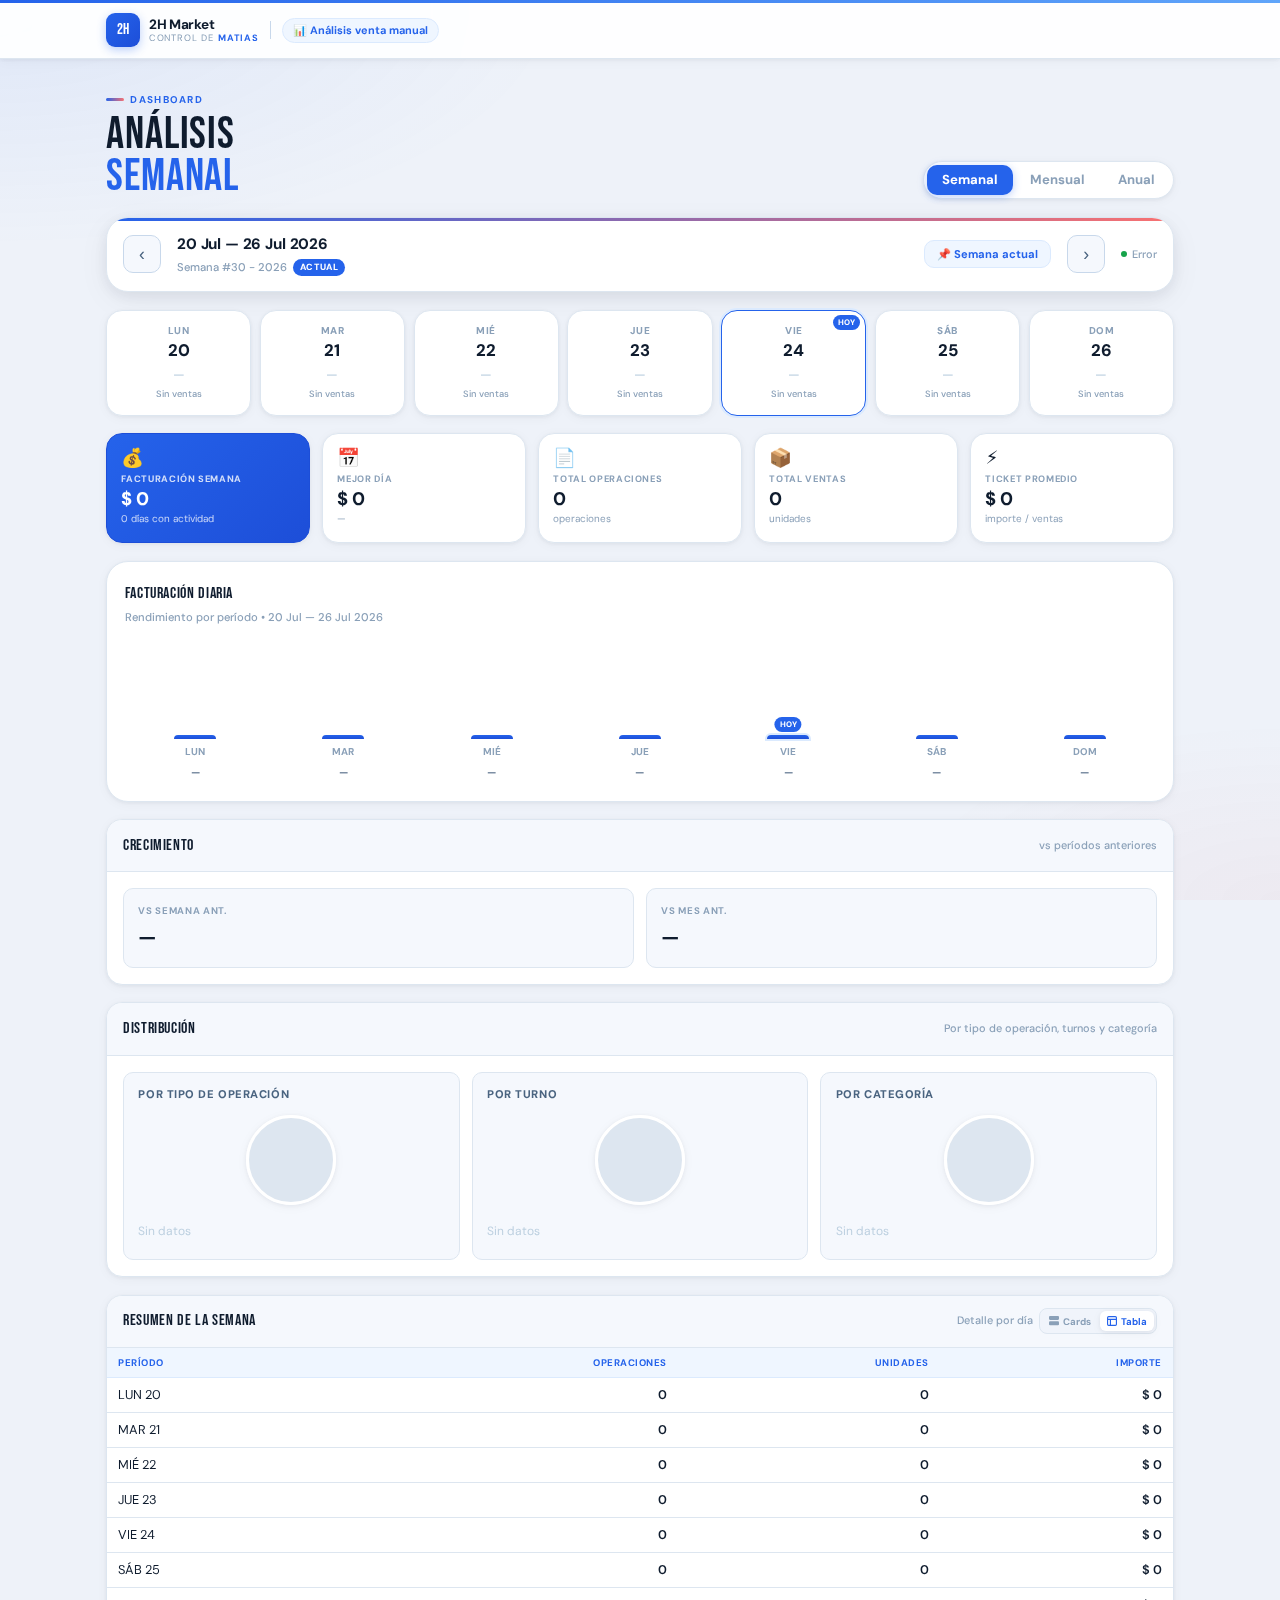
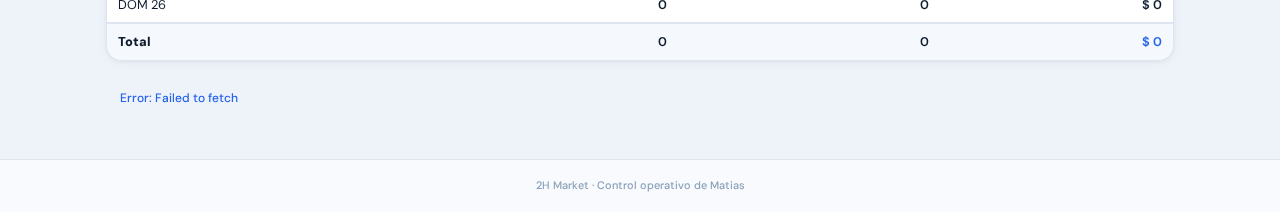
<file: src/Dashboard/analisis-venta-manual-market/analisis-venta-manual-market.html>
<!DOCTYPE html>
<html lang="es">
<head>
  <meta charset="UTF-8">
  <meta name="viewport" content="width=device-width, initial-scale=1.0, viewport-fit=cover">
  <meta name="theme-color" content="#f0f4fb">
  <title>Análisis Venta Manual Market — 2H Market</title>
  <link rel="preconnect" href="https://fonts.googleapis.com">
  <link href="https://fonts.googleapis.com/css2?family=DM+Sans:wght@400;500;600;700;800&family=Bebas+Neue&display=swap" rel="stylesheet">
  <style>
    :root {
      --ink-0:   #0f1c2e;
      --ink-1:   #1e3048;
      --ink-2:   #4a6480;
      --ink-3:   #8aa0b8;
      --ink-4:   #bdd0e0;
      --bg-base:   #eef2f9;
      --bg-card:   #ffffff;
      --bg-card-2: #f5f8fd;
      --bg-row:    #f0f4fb;
      --accent:    #2563eb;
      --accent-dark: #1d4ed8;
      --red:       #dc2626;
      --red-pale:  #fee2e2;
      --red-tint:  #fff5f5;
      --accent-pale:#dbeafe;
      --accent-tint:#eff6ff;
      --green:     #16a34a;
      --green-pale:#dcfce7;
      --amber:     #d97706;
      --amber-pale:#fef3c7;
      --purple:    #7c3aed;
      --purple-pale:#ede9fe;
      --border:    #dde6f0;
      --border-2:  #c8d8eb;
      --shadow-sm: 0 1px 4px rgba(15,28,46,.06), 0 2px 12px rgba(15,28,46,.04);
      --shadow-md: 0 4px 16px rgba(15,28,46,.08), 0 8px 32px rgba(15,28,46,.05);
      --r-sm: 10px; --r: 16px; --r-xl: 22px;
      --font-display: "Bebas Neue", sans-serif;
      --font-body:    "DM Sans", system-ui, sans-serif;
      --safe-top:    env(safe-area-inset-top, 0px);
      --safe-bottom: env(safe-area-inset-bottom, 0px);
      --safe-left:   env(safe-area-inset-left, 0px);
      --safe-right:  env(safe-area-inset-right, 0px);
      --ease: cubic-bezier(.4,0,.2,1);
    }
    *,*::before,*::after{box-sizing:border-box;margin:0;padding:0}
    html{font-size:16px;scroll-behavior:smooth;-webkit-text-size-adjust:100%}
    body{font-family:var(--font-body);background:var(--bg-base);color:var(--ink-0);line-height:1.6;min-height:100vh;display:flex;flex-direction:column;overflow-x:hidden;-webkit-font-smoothing:antialiased}
    body::before{content:"";position:fixed;inset:0;background:radial-gradient(ellipse 80% 50% at 0% 0%,rgba(37,99,235,.07) 0%,transparent 55%),radial-gradient(ellipse 60% 40% at 100% 100%,rgba(220,38,38,.04) 0%,transparent 50%);pointer-events:none;z-index:0}

    /* ── Header ── */
    .header{position:sticky;top:0;z-index:200;padding-top:var(--safe-top);background:rgba(255,255,255,.92);backdrop-filter:blur(24px) saturate(180%);-webkit-backdrop-filter:blur(24px) saturate(180%);border-bottom:1px solid var(--border);box-shadow:var(--shadow-sm)}
    .header__stripe{height:3px;background:linear-gradient(90deg,var(--accent),#60a5fa,var(--accent));background-size:200% 100%;animation:shimmer 3s linear infinite}
    @keyframes shimmer{0%{background-position:200% 0}100%{background-position:-200% 0}}
    .header__inner{max-width:1100px;margin:0 auto;padding:.65rem max(1rem,var(--safe-right)) .65rem max(1rem,var(--safe-left));display:flex;align-items:center;gap:.7rem}
    .logo{display:flex;align-items:center;gap:.55rem;text-decoration:none;flex-shrink:0;color:inherit}
    .logo__mark{width:34px;height:34px;border-radius:9px;background:linear-gradient(135deg,var(--accent) 0%,var(--accent-dark) 100%);display:flex;align-items:center;justify-content:center;font-family:var(--font-display);font-size:.95rem;color:#fff;box-shadow:0 3px 10px rgba(37,99,235,.3);flex-shrink:0}
    .logo__info{display:flex;flex-direction:column;line-height:1.15}
    .logo__name{font-weight:800;font-size:.85rem;color:var(--ink-0);letter-spacing:-.02em}
    .logo__sub{font-size:.58rem;color:var(--ink-3);text-transform:uppercase;letter-spacing:.09em}
    .logo__sub b{color:var(--accent);font-weight:700}
    .header__divider{width:1px;height:18px;background:var(--border-2);flex-shrink:0}
    .header__badge{font-size:.68rem;font-weight:700;color:var(--accent);padding:.18rem .6rem;background:var(--accent-tint);border:1px solid var(--accent-pale);border-radius:99px;white-space:nowrap}

    /* ── Main ── */
    .main{flex:1;position:relative;z-index:1;max-width:1100px;margin:0 auto;width:100%;padding:1.5rem max(1rem,var(--safe-right)) calc(2.5rem + var(--safe-bottom)) max(1rem,var(--safe-left));display:flex;flex-direction:column;gap:1.1rem}

    /* ── Hero ── */
    .hero{display:flex;align-items:flex-end;justify-content:space-between;gap:.75rem;flex-wrap:wrap}
    .hero__label{display:inline-flex;align-items:center;gap:.4rem;font-size:.62rem;font-weight:700;text-transform:uppercase;letter-spacing:.13em;color:var(--accent);margin-bottom:.4rem}
    .hero__label::before{content:"";display:block;width:18px;height:2.5px;background:linear-gradient(90deg,var(--accent),#f87171);border-radius:2px}
    .hero__title{font-family:var(--font-display);font-size:clamp(2rem,7vw,2.8rem);font-weight:400;line-height:.95;letter-spacing:.02em;color:var(--ink-0)}
    .hero__title span{color:var(--accent)}

    /* ── Segment control ── */
    .segment{display:inline-flex;background:var(--bg-card);border:1px solid var(--border);border-radius:var(--r-xl);padding:3px;gap:2px;box-shadow:var(--shadow-sm)}
    .segment__btn{padding:.42rem .95rem;border:none;border-radius:var(--r-sm);font-size:.82rem;font-weight:700;font-family:var(--font-body);background:transparent;color:var(--ink-3);cursor:pointer;transition:all .16s var(--ease);touch-action:manipulation;-webkit-tap-highlight-color:transparent;white-space:nowrap}
    .segment__btn:hover{color:var(--ink-0)}
    .segment__btn.active{background:var(--accent);color:#fff;box-shadow:0 2px 8px rgba(37,99,235,.3)}

    /* ── Navigator ── */
    .nav-bar{display:flex;flex-wrap:wrap;align-items:center;gap:.6rem 1rem;padding:.9rem 1rem;background:var(--bg-card);border:1px solid var(--border);border-radius:var(--r-xl);box-shadow:var(--shadow-md);position:relative;overflow:hidden}
    .nav-bar::before{content:"";position:absolute;top:0;left:0;right:0;height:3px;background:linear-gradient(90deg,var(--accent),#f87171)}
    .nav-arrow{width:38px;height:38px;border-radius:var(--r-sm);border:1.5px solid var(--border-2);background:var(--bg-card-2);color:var(--ink-2);font-size:1.1rem;cursor:pointer;display:flex;align-items:center;justify-content:center;flex-shrink:0;transition:all .16s var(--ease);touch-action:manipulation;-webkit-tap-highlight-color:transparent}
    .nav-arrow:hover{background:var(--accent-tint);border-color:var(--accent);color:var(--accent)}
    .nav-arrow:active{transform:scale(.9)}
    .nav-center{flex:1;min-width:0}
    .nav-range{font-weight:800;font-size:.95rem;color:var(--ink-0);letter-spacing:-.01em}
    .nav-meta{display:flex;align-items:center;gap:.4rem;margin-top:.15rem;flex-wrap:wrap}
    .nav-period{font-size:.7rem;color:var(--ink-3);font-weight:500}
    .nav-badge{font-size:.56rem;font-weight:800;text-transform:uppercase;letter-spacing:.07em;background:var(--accent);color:#fff;padding:.09rem .4rem;border-radius:99px}
    .btn-actual{flex-shrink:0;padding:.38rem .75rem;border:1.5px solid var(--accent-pale);border-radius:var(--r-sm);background:var(--accent-tint);color:var(--accent);font-size:.7rem;font-weight:700;cursor:pointer;font-family:var(--font-body);transition:all .16s var(--ease);white-space:nowrap;touch-action:manipulation;-webkit-tap-highlight-color:transparent}
    .btn-actual:hover{background:var(--accent-pale);border-color:var(--accent)}
    .nav-status{font-size:.68rem;color:var(--ink-3);font-weight:500;display:flex;align-items:center;gap:.3rem;margin-left:auto}
    .nav-status::before{content:"";width:6px;height:6px;border-radius:50%;background:var(--green);flex-shrink:0}
    .nav-status.loading::before{background:var(--ink-4);animation:blink .85s ease infinite}
    @keyframes blink{50%{opacity:.25}}

    /* ── Day grid (semanal) ── */
    .days-grid{display:grid;grid-template-columns:repeat(7,1fr);gap:.55rem}
    .day-card{background:var(--bg-card);border:1.5px solid var(--border);border-radius:var(--r);padding:.8rem .45rem;text-align:center;box-shadow:var(--shadow-sm);position:relative;cursor:pointer;transition:border-color .15s var(--ease),box-shadow .15s var(--ease);touch-action:manipulation;-webkit-tap-highlight-color:transparent}
    .day-card:hover,.day-card:focus-visible{border-color:var(--accent);box-shadow:0 0 0 2px var(--accent-pale);outline:none}
    .day-card.hoy{border-color:var(--accent);box-shadow:0 0 0 2px var(--accent-pale)}
    .day-card.sin .day-card__monto{color:var(--ink-4);font-weight:500}
    .day-card__hoy-badge{position:absolute;top:4px;right:5px;font-size:.5rem;font-weight:800;text-transform:uppercase;background:var(--accent);color:#fff;padding:.07rem .32rem;border-radius:99px}
    .day-card__dia{font-size:.62rem;font-weight:800;color:var(--ink-3);text-transform:uppercase;letter-spacing:.05em;margin-bottom:.2rem}
    .day-card__fecha{font-size:1.05rem;font-weight:800;color:var(--ink-0);margin-bottom:.3rem;line-height:1}
    .day-card__monto{font-size:.82rem;font-weight:700;color:var(--accent);font-variant-numeric:tabular-nums}
    .day-card__ops{font-size:.58rem;color:var(--ink-3);margin-top:.12rem;font-weight:500}

    /* ── KPIs ── */
    .kpis-grid{display:grid;grid-template-columns:repeat(5,1fr);gap:.75rem}
    .kpi{background:var(--bg-card);border:1px solid var(--border);border-radius:var(--r);padding:.95rem .9rem;box-shadow:var(--shadow-sm);display:flex;flex-direction:column;gap:.18rem}
    .kpi--primary{background:linear-gradient(135deg,var(--accent) 0%,var(--accent-dark) 100%);border-color:var(--accent-dark);color:#fff}
    .kpi__icon{font-size:1.15rem;line-height:1;margin-bottom:.1rem}
    .kpi__label{font-size:.58rem;font-weight:700;text-transform:uppercase;letter-spacing:.07em;color:var(--ink-3)}
    .kpi--primary .kpi__label{color:rgba(255,255,255,.8)}
    .kpi__value{font-size:1.15rem;font-weight:800;color:var(--ink-0);font-variant-numeric:tabular-nums;line-height:1}
    .kpi--primary .kpi__value{color:#fff}
    .kpi__sub{font-size:.62rem;color:var(--ink-3)}
    .kpi--primary .kpi__sub{color:rgba(255,255,255,.75)}

    /* ── Chart section ── */
    .chart-section{background:var(--bg-card);border:1px solid var(--border);border-radius:var(--r-xl);padding:1.2rem 1.1rem;box-shadow:var(--shadow-sm)}
    .chart-section__head{margin-bottom:.9rem}
    .chart-section__title{font-family:var(--font-display);font-size:1rem;letter-spacing:.04em;color:var(--ink-0)}
    .chart-section__sub{font-size:.7rem;color:var(--ink-3);font-weight:500;margin-top:.15rem}
    .chart-bars{display:flex;align-items:flex-end;gap:.45rem;height:140px;padding-top:.5rem}
    .bar-wrap{flex:1;display:flex;flex-direction:column;align-items:center;gap:.3rem;min-width:0}
    .bar-container{flex:1;width:100%;display:flex;align-items:flex-end;justify-content:center;position:relative}
    .bar{width:100%;max-width:42px;background:linear-gradient(180deg,var(--accent) 0%,var(--accent-dark) 100%);border-radius:6px 6px 0 0;min-height:4px;position:relative;transition:height .3s var(--ease)}
    .bar.hoy{box-shadow:0 0 0 2px var(--accent-pale)}
    .bar__hoy-tag{position:absolute;top:-18px;left:50%;transform:translateX(-50%);font-size:.5rem;font-weight:800;background:var(--accent);color:#fff;padding:.07rem .32rem;border-radius:99px;white-space:nowrap}
    .bar__label{font-size:.62rem;font-weight:700;color:var(--ink-3);text-align:center;white-space:nowrap;overflow:hidden;text-overflow:ellipsis;width:100%}
    .bar__value{font-size:.65rem;font-weight:600;color:var(--ink-2);text-align:center;font-variant-numeric:tabular-nums;white-space:nowrap}

    /* Chart mensual (línea) */
    .chart-line-wrap{overflow-x:auto;-webkit-overflow-scrolling:touch;padding-bottom:.5rem}
    .chart-line-inner{min-width:400px}
    .line-svg-wrap{height:130px;margin-bottom:.3rem}
    .line-svg{width:100%;height:100%;display:block}
    .line-labels,.line-values{display:flex;flex-wrap:nowrap;gap:0;font-size:.58rem;color:var(--ink-3)}
    .line-labels{margin-bottom:.1rem}
    .line-label,.line-value{flex:0 0 24px;min-width:24px;text-align:center}
    .line-label.hoy{font-weight:700;color:var(--accent)}
    .line-value{font-size:.55rem;font-variant-numeric:tabular-nums}

    /* Anual barras */
    .anual-bars{display:grid;grid-template-columns:repeat(12,1fr);gap:.4rem;align-items:flex-end;height:120px;padding-top:.5rem}
    .mes-bar{display:flex;flex-direction:column;align-items:center;gap:.25rem}
    .mes-bar__fill{width:100%;background:linear-gradient(180deg,var(--accent) 0%,var(--accent-dark) 100%);border-radius:4px 4px 0 0;min-height:4px;transition:height .3s var(--ease)}
    .mes-bar__label{font-size:.55rem;font-weight:700;color:var(--ink-3);text-transform:uppercase}
    .mes-bar__val{font-size:.55rem;color:var(--ink-2);font-variant-numeric:tabular-nums}

    /* ── Sección genérica ── */
    .section-card{background:var(--bg-card);border:1px solid var(--border);border-radius:var(--r);overflow:hidden;box-shadow:var(--shadow-sm)}
    .section-head{padding:.8rem 1rem;border-bottom:1px solid var(--border);background:var(--bg-card-2);display:flex;align-items:center;justify-content:space-between;gap:.5rem;flex-wrap:wrap}
    .section-title{font-family:var(--font-display);font-size:1rem;letter-spacing:.04em;color:var(--ink-0)}
    .section-desc{font-size:.68rem;color:var(--ink-3);font-weight:500}

    /* ── Crecimiento ── */
    .growth-grid{display:grid;grid-template-columns:1fr 1fr;gap:.75rem;padding:1rem}
    .growth-item{background:var(--bg-card-2);border:1px solid var(--border);border-radius:var(--r-sm);padding:.85rem .9rem;display:flex;flex-direction:column;gap:.18rem}
    .growth-item__label{font-size:.6rem;font-weight:700;text-transform:uppercase;letter-spacing:.07em;color:var(--ink-3)}
    .growth-item__val{font-size:1.25rem;font-weight:800;color:var(--ink-0);font-variant-numeric:tabular-nums}
    .growth-item__val.positive{color:var(--green)}
    .growth-item__val.negative{color:var(--red)}

    /* ── Distribución ── */
    .dist-grid{display:grid;grid-template-columns:repeat(3,1fr);gap:.75rem;padding:1rem}
    .dist-block{background:var(--bg-card-2);border:1px solid var(--border);border-radius:var(--r-sm);padding:.85rem .9rem}
    .dist-block__title{font-size:.7rem;font-weight:800;text-transform:uppercase;letter-spacing:.05em;color:var(--ink-2);margin-bottom:.7rem}
    .dist-pie{width:90px;height:90px;border-radius:50%;border:3px solid var(--bg-card);box-shadow:var(--shadow-sm);background:conic-gradient(var(--border) 0deg 360deg);margin:0 auto .75rem;flex-shrink:0}
    .dist-item{display:flex;align-items:center;gap:.4rem;padding:.28rem 0;border-bottom:1px solid var(--border)}
    .dist-item:last-child{border-bottom:none}
    .dist-dot{width:8px;height:8px;border-radius:50%;flex-shrink:0}
    .dist-item__label{font-size:.75rem;color:var(--ink-0);flex:1;min-width:0;overflow:hidden;text-overflow:ellipsis;white-space:nowrap}
    .dist-item__val{font-size:.72rem;font-weight:700;color:var(--accent);white-space:nowrap;font-variant-numeric:tabular-nums}
    .dist-item--turno{gap:.55rem;align-items:center}
    .turno-dist-pill{display:inline-flex;align-items:center;gap:.32rem;font-size:.73rem;font-weight:700;padding:.24rem .65rem;border-radius:99px;white-space:nowrap;flex:1;min-width:0;letter-spacing:.01em}

    /* ── Tabla resumen ── */
    .resumen-table-wrap{overflow:hidden}
    .resumen-scroll{overflow-x:auto;-webkit-overflow-scrolling:touch}
    .resumen-scroll::-webkit-scrollbar{height:5px}
    .resumen-scroll::-webkit-scrollbar-thumb{background:var(--border-2);border-radius:3px}
    .resumen-tabla{width:100%;min-width:340px;border-collapse:collapse;font-size:.8rem}
    .resumen-tabla thead th{padding:.45rem .7rem;text-align:left;font-size:.6rem;font-weight:700;text-transform:uppercase;letter-spacing:.05em;color:var(--accent);background:var(--accent-tint);border-bottom:1px solid var(--accent-pale);white-space:nowrap}
    .resumen-tabla thead th.th-num{text-align:right}
    .resumen-tabla tbody td{padding:.42rem .7rem;border-bottom:1px solid var(--border)}
    .resumen-tabla tbody tr:hover{background:var(--bg-row)}
    .resumen-tabla .td-num{text-align:right;font-weight:600;white-space:nowrap;font-variant-numeric:tabular-nums}
    .resumen-tabla tfoot td{padding:.5rem .7rem;font-weight:700;font-size:.8rem;background:var(--bg-card-2);border-top:2px solid var(--border)}
    .resumen-tabla tfoot .td-total{color:var(--accent);text-align:right}

    /* Cards view para tablas */
    .cards-list{display:flex;flex-direction:column}
    .res-card{padding:.7rem .9rem;border-bottom:1px solid var(--border);background:var(--bg-card);animation:fadeSlide .2s ease both}
    @keyframes fadeSlide{from{opacity:0;transform:translateY(4px)}to{opacity:1;transform:none}}
    .res-card:last-child{border-bottom:none}
    .res-card__top{display:flex;align-items:flex-start;justify-content:space-between;gap:.5rem;margin-bottom:.28rem}
    .res-card__label{font-weight:700;font-size:.84rem;color:var(--ink-0);line-height:1.2;flex:1;min-width:0}
    .res-card__val{font-weight:800;font-size:.88rem;color:var(--accent);white-space:nowrap;font-variant-numeric:tabular-nums}
    .res-card__chips{display:flex;flex-wrap:wrap;gap:.25rem .38rem}
    .chip{display:inline-flex;align-items:center;gap:.18rem;font-size:.58rem;font-weight:600;padding:.09rem .34rem;border-radius:5px;border:1px solid var(--border);background:var(--bg-row);color:var(--ink-2);white-space:nowrap}
    .chip.r{color:var(--accent);background:var(--accent-tint);border-color:var(--accent-pale)}
    .chip.g{color:var(--green);background:var(--green-pale);border-color:#bbf7d0}

    /* View toggle */
    .view-toggle{display:flex;gap:2px;background:var(--bg-row);border:1px solid var(--border);border-radius:8px;padding:2px}
    .vbtn{display:flex;align-items:center;gap:.22rem;padding:.2rem .45rem;border-radius:6px;border:none;background:transparent;color:var(--ink-3);font-size:.6rem;font-weight:700;cursor:pointer;font-family:var(--font-body);transition:all .13s var(--ease);touch-action:manipulation;-webkit-tap-highlight-color:transparent;white-space:nowrap}
    .vbtn.active{background:var(--bg-card);color:var(--accent);box-shadow:var(--shadow-sm)}
    .vbtn svg{width:10px;height:10px;flex-shrink:0}

    /* Comparativa meses */
    .comp-bars{display:grid;grid-template-columns:repeat(12,1fr);gap:.4rem;align-items:flex-end;height:120px;padding:1rem 1rem .75rem}
    .comp-mes{display:flex;flex-direction:column;align-items:center;gap:.25rem;height:100%}
    .comp-mes__fill{width:100%;background:linear-gradient(180deg,var(--accent) 0%,var(--accent-dark) 100%);border-radius:4px 4px 0 0;min-height:4px;transition:height .3s var(--ease);margin-top:auto}
    .comp-mes__label{font-size:.55rem;font-weight:700;color:var(--ink-3);text-transform:uppercase}
    .comp-mes__val{font-size:.52rem;color:var(--ink-2);font-variant-numeric:tabular-nums;text-align:center}

    /* ── Status mensaje ── */
    .dash-status{padding:.65rem .9rem;font-size:.75rem;color:var(--ink-3);font-weight:500;display:flex;align-items:center;gap:.4rem}
    .dash-status.error{color:var(--accent)}

    /* ── Footer ── */
    .footer{position:relative;z-index:1;padding:1.1rem 1rem;text-align:center;border-top:1px solid var(--border);background:rgba(255,255,255,.6);font-size:.68rem;color:var(--ink-3);font-weight:500}

    /* ── Modal ── */
    .modal-overlay{position:fixed;inset:0;width:100%;height:100%;background:rgba(15,28,46,.55);backdrop-filter:blur(4px);-webkit-backdrop-filter:blur(4px);display:flex;align-items:center;justify-content:center;z-index:1000;padding:1rem;cursor:pointer}
    .modal-overlay[hidden]{display:none!important}
    .modal{background:var(--bg-card);border-radius:var(--r-xl);box-shadow:0 12px 48px rgba(15,28,46,.2);max-width:min(560px,92vw);max-height:85vh;overflow:hidden;display:flex;flex-direction:column;cursor:default;pointer-events:auto;width:100%}
    .modal__head{display:flex;align-items:center;justify-content:space-between;padding:.9rem 1.1rem;border-bottom:1px solid var(--border);background:var(--bg-card-2);flex-shrink:0}
    .modal__title{font-family:var(--font-display);font-size:1rem;letter-spacing:.04em;color:var(--ink-0)}
    .modal__close{min-width:36px;min-height:36px;border:1.5px solid var(--border-2);background:var(--bg-card);font-size:1.1rem;color:var(--ink-2);cursor:pointer;border-radius:var(--r-sm);display:flex;align-items:center;justify-content:center;transition:all .15s var(--ease);padding:0}
    .modal__close:hover{background:var(--accent-tint);border-color:var(--accent);color:var(--accent)}
    .modal__body{padding:1rem 1.1rem;overflow-y:auto;display:flex;flex-direction:column;gap:.9rem}
    .modal__kpis{display:grid;grid-template-columns:repeat(2,1fr);gap:.6rem}
    .modal-kpi{background:var(--bg-card-2);border:1px solid var(--border);border-radius:var(--r-sm);padding:.7rem .8rem;display:flex;flex-direction:column;gap:.15rem}
    .modal-kpi__label{font-size:.58rem;font-weight:700;text-transform:uppercase;letter-spacing:.07em;color:var(--ink-3)}
    .modal-kpi__val{font-size:1rem;font-weight:800;color:var(--ink-0);font-variant-numeric:tabular-nums}
    .modal__empty{text-align:center;color:var(--ink-3);font-size:.82rem;padding:.5rem}
    /* Modal cards */
    .modal-cards{display:flex;flex-direction:column}
    .modal-card{padding:.65rem .9rem;border-bottom:1px solid var(--border);animation:fadeSlide .18s ease both}
    .modal-card:last-child{border-bottom:none}
    .modal-card__top{display:flex;justify-content:space-between;gap:.5rem;margin-bottom:.22rem}
    .modal-card__tipo{font-weight:700;font-size:.82rem;color:var(--ink-0);flex:1;min-width:0}
    .modal-card__imp{font-weight:800;font-size:.85rem;color:var(--accent);font-variant-numeric:tabular-nums;white-space:nowrap}
    .modal-card__chips{display:flex;flex-wrap:wrap;gap:.2rem .35rem}

    /* ── Turno pill ── */
    .turno-pill{display:inline-flex;align-items:center;gap:.18rem;font-size:.58rem;font-weight:700;padding:.08rem .35rem;border-radius:5px;white-space:nowrap;letter-spacing:.02em}
    .t-m{background:var(--amber-pale);color:var(--amber)}
    .t-t{background:var(--accent-tint);color:var(--accent)}
    .t-n{background:var(--purple-pale);color:var(--purple)}
    .t-x{background:var(--bg-row);color:var(--ink-2);border:1px solid var(--border)}

    /* ── Responsive ── */
    @media(max-width:900px){
      .kpis-grid{grid-template-columns:repeat(3,1fr)}
      .dist-grid{grid-template-columns:1fr}
    }
    @media(max-width:600px){
      .main{padding-left:max(.85rem,var(--safe-left));padding-right:max(.85rem,var(--safe-right));gap:.85rem}
      .days-grid{grid-template-columns:repeat(4,1fr)}
      .kpis-grid{grid-template-columns:repeat(2,1fr)}
      .growth-grid{grid-template-columns:1fr 1fr}
      .dist-grid{grid-template-columns:1fr}
      .comp-bars{grid-template-columns:repeat(6,1fr)}
      .comp-mes:nth-child(n+7){display:none}
      .anual-bars{grid-template-columns:repeat(6,1fr)}
      .modal__kpis{grid-template-columns:repeat(2,1fr)}
    }
    @media(max-width:380px){
      .days-grid{grid-template-columns:repeat(4,1fr)}
      .kpis-grid{grid-template-columns:1fr 1fr}
    }
  </style>
</head>
<body>

<header class="header">
  <div class="header__stripe"></div>
  <div class="header__inner">
    <a href="../../../index.html" class="logo">
      <div class="logo__mark">2H</div>
      <div class="logo__info">
        <span class="logo__name">2H Market</span>
        <span class="logo__sub">Control de <b>MATIAS</b></span>
      </div>
    </a>
    <div class="header__divider"></div>
    <span class="header__badge">📊 Análisis venta manual</span>
  </div>
</header>

<main class="main">

  <!-- Hero + segment -->
  <div class="hero">
    <div>
      <div class="hero__label">Dashboard</div>
      <h1 class="hero__title">ANÁLISIS<br><span id="hero-tipo">SEMANAL</span></h1>
    </div>
    <div class="segment">
      <button class="segment__btn active" data-tipo="semanal">Semanal</button>
      <button class="segment__btn" data-tipo="mensual">Mensual</button>
      <button class="segment__btn" data-tipo="anual">Anual</button>
    </div>
  </div>

  <!-- Nav -->
  <div class="nav-bar">
    <button class="nav-arrow" id="btn-prev" aria-label="Período anterior">‹</button>
    <div class="nav-center">
      <div class="nav-range" id="nav-range">—</div>
      <div class="nav-meta">
        <span class="nav-period" id="nav-period">—</span>
        <span class="nav-badge" id="nav-badge" hidden>ACTUAL</span>
      </div>
    </div>
    <button class="btn-actual" id="btn-actual">📌 <span id="btn-actual-text">Semana actual</span></button>
    <button class="nav-arrow" id="btn-next" aria-label="Período siguiente">›</button>
    <div class="nav-status" id="nav-status">Listo</div>
  </div>

  <!-- Day cards (semanal) -->
  <div class="days-grid" id="days-grid"></div>

  <!-- KPIs -->
  <div class="kpis-grid">
    <div class="kpi kpi--primary">
      <span class="kpi__icon">💰</span>
      <span class="kpi__label" id="kpi-fact-label">FACTURACIÓN SEMANA</span>
      <span class="kpi__value" id="kpi-fact-value">$ 0</span>
      <span class="kpi__sub" id="kpi-fact-sub">0 días con actividad</span>
    </div>
    <div class="kpi">
      <span class="kpi__icon">📅</span>
      <span class="kpi__label">MEJOR DÍA</span>
      <span class="kpi__value" id="kpi-mejor-value">$ 0</span>
      <span class="kpi__sub" id="kpi-mejor-sub">—</span>
    </div>
    <div class="kpi">
      <span class="kpi__icon">📄</span>
      <span class="kpi__label">TOTAL OPERACIONES</span>
      <span class="kpi__value" id="kpi-ops-value">0</span>
      <span class="kpi__sub">operaciones</span>
    </div>
    <div class="kpi">
      <span class="kpi__icon">📦</span>
      <span class="kpi__label">TOTAL VENTAS</span>
      <span class="kpi__value" id="kpi-ventas-value">0</span>
      <span class="kpi__sub">unidades</span>
    </div>
    <div class="kpi">
      <span class="kpi__icon">⚡</span>
      <span class="kpi__label">TICKET PROMEDIO</span>
      <span class="kpi__value" id="kpi-ticket-value">$ 0</span>
      <span class="kpi__sub">importe / ventas</span>
    </div>
  </div>

  <!-- Chart -->
  <div class="chart-section">
    <div class="chart-section__head">
      <div class="chart-section__title">FACTURACIÓN DIARIA</div>
      <div class="chart-section__sub" id="chart-subtitle">Rendimiento por día</div>
    </div>
    <div id="chart-container"></div>
  </div>

  <!-- Crecimiento -->
  <div class="section-card" id="section-growth">
    <div class="section-head">
      <span class="section-title">CRECIMIENTO</span>
      <span class="section-desc" id="growth-desc">vs períodos anteriores</span>
    </div>
    <div class="growth-grid">
      <div class="growth-item">
        <span class="growth-item__label">vs semana ant.</span>
        <span class="growth-item__val" id="growth-sem">—</span>
      </div>
      <div class="growth-item">
        <span class="growth-item__label">vs mes ant.</span>
        <span class="growth-item__val" id="growth-mes">—</span>
      </div>
    </div>
  </div>

  <!-- Distribución -->
  <div class="section-card">
    <div class="section-head">
      <span class="section-title">DISTRIBUCIÓN</span>
      <span class="section-desc">Por tipo de operación, turnos y categoría</span>
    </div>
    <div class="dist-grid">
      <div class="dist-block">
        <div class="dist-block__title">Por tipo de operación</div>
        <div class="dist-pie" id="dist-tipo-pie"></div>
        <div id="dist-tipo"></div>
      </div>
      <div class="dist-block">
        <div class="dist-block__title">Por turno</div>
        <div class="dist-pie" id="dist-turno-pie"></div>
        <div id="dist-turno"></div>
      </div>
      <div class="dist-block">
        <div class="dist-block__title">Por categoría</div>
        <div class="dist-pie" id="dist-cat-pie"></div>
        <div id="dist-cat"></div>
      </div>
    </div>
  </div>

  <!-- Comparativa meses (anual) -->
  <div class="section-card" id="section-comp" hidden>
    <div class="section-head">
      <span class="section-title">COMPARATIVA POR MES</span>
      <span class="section-desc">Facturación mensual del año</span>
    </div>
    <div class="comp-bars" id="comp-bars"></div>
  </div>

  <!-- Resumen tabla / cards -->
  <div class="section-card">
    <div class="section-head">
      <span class="section-title" id="resumen-title">RESUMEN DE LA SEMANA</span>
      <div style="display:flex;align-items:center;gap:.4rem">
        <span class="section-desc" id="resumen-desc">Detalle por día</span>
        <div class="view-toggle" id="vt-resumen"></div>
      </div>
    </div>
    <div id="resumen-body"></div>
  </div>

  <!-- Status -->
  <div class="dash-status" id="dash-status">Seleccioná un período.</div>

</main>

<footer class="footer">
  <p>2H Market · Control operativo de Matias</p>
</footer>

<!-- Modal detalle del día -->
<div class="modal-overlay" id="modal-overlay" hidden aria-hidden="true">
  <div class="modal" id="modal" role="dialog" aria-labelledby="modal-title">
    <div class="modal__head">
      <div class="modal__title" id="modal-title">Detalle del día</div>
      <button class="modal__close" id="modal-close" aria-label="Cerrar">×</button>
    </div>
    <div class="modal__body">
      <div class="modal__kpis" id="modal-kpis"></div>
      <div id="modal-content"></div>
    </div>
  </div>
</div>

<script src="../../Config/config.js"></script>
<script>
(function(){
'use strict';

var APP_SCRIPT_URL = (window.APP_CONFIG && window.APP_CONFIG.APP_SCRIPT_URL) || null;
var CORS_PROXY     = (window.APP_CONFIG && window.APP_CONFIG.CORS_PROXY) || '';

var tipo        = 'semanal';
var periodStart = null;
var periodEnd   = null;
var datosActual = [], datosAnt = [], datosMesAnt = [];
var VIEW_RESUMEN = 'cards';

var DIA  = ['DOM','LUN','MAR','MIÉ','JUE','VIE','SÁB'];
var MES  = ['Ene','Feb','Mar','Abr','May','Jun','Jul','Ago','Sep','Oct','Nov','Dic'];
var MESF = ['Enero','Febrero','Marzo','Abril','Mayo','Junio','Julio','Agosto','Septiembre','Octubre','Noviembre','Diciembre'];
var PIE_COLORS = ['#2563eb','#0ea5e9','#6366f1','#8b5cf6','#16a34a','#d97706','#dc2626','#0891b2','#be185d'];

function pad(n){return n<10?'0'+n:String(n)}
function hoy(){return new Date()}
function toKey(d){return d.getFullYear()+'-'+pad(d.getMonth()+1)+'-'+pad(d.getDate())}
function fromKey(s){var d=new Date(s+'T12:00:00');return isNaN(d.getTime())?null:d}
function addDays(d,n){var r=new Date(d);r.setDate(r.getDate()+n);return r}
function addWeeks(d,n){return addDays(d,n*7)}
function addMonths(d,n){var r=new Date(d);r.setMonth(r.getMonth()+n);return r}
function addYears(d,n){var r=new Date(d);r.setFullYear(r.getFullYear()+n);return r}
function getMonday(d){var day=d.getDay(),diff=d.getDate()-day+(day===0?-6:1);return new Date(d.getFullYear(),d.getMonth(),diff)}
function startOfMonth(d){return new Date(d.getFullYear(),d.getMonth(),1)}
function endOfMonth(d){return new Date(d.getFullYear(),d.getMonth()+1,0)}
function startOfYear(d){return new Date(d.getFullYear(),0,1)}
function endOfYear(d){return new Date(d.getFullYear(),11,31)}
function weekNum(d){var mon=getMonday(d),first=getMonday(new Date(mon.getFullYear(),0,1));return Math.floor((mon-first)/604800000)+1}
function fi(n){return '$ '+Number(n).toLocaleString('es-AR',{minimumFractionDigits:0,maximumFractionDigits:0})}
function fmtRango(d1,d2){return d1.getDate()+' '+MES[d1.getMonth()]+' — '+d2.getDate()+' '+MES[d2.getMonth()]+' '+d2.getFullYear()}
function esc(s){if(s==null)return'';var d=document.createElement('div');d.textContent=s;return d.innerHTML}
function isMobile(){return window.innerWidth<=600}

function setPeriod(){
  if(tipo==='semanal'){var mon=getMonday(hoy());periodStart=mon;periodEnd=addDays(mon,6);}
  else if(tipo==='mensual'){periodStart=startOfMonth(hoy());periodEnd=endOfMonth(periodStart);}
  else{periodStart=startOfYear(hoy());periodEnd=endOfYear(periodStart);}
}

function pNum(v){if(v===undefined||v===null||v==='')return 0;if(typeof v==='number'&&!isNaN(v))return v;var n=parseFloat(String(v).trim().replace(',','.'));return isNaN(n)?0:n}
function pInt(v){if(v===undefined||v===null||v==='')return 0;if(typeof v==='number'&&!isNaN(v))return Math.floor(v);var n=parseInt(String(v).trim(),10);return isNaN(n)?0:n}
function getCant(r){var v=r['CANTIDAD-VENTAS'];if(v!=null&&v!=='')return pInt(v);return pInt(r['CANTIDAD-OPERACIONES'])}

function porDia(datos){var o={};(datos||[]).forEach(function(r){var f=String(r.FECHA_OPERATIVA||'').trim();if(!f)return;if(!o[f])o[f]={importe:0,cantidad:0,ops:0};o[f].importe+=pNum(r.IMPORTE);o[f].cantidad+=getCant(r);o[f].ops+=1});return o}
function porClave(datos,campo){var o={};(datos||[]).forEach(function(r){var t=(r[campo]||'').trim()||'—';if(!o[t])o[t]={importe:0,cantidad:0};o[t].importe+=pNum(r.IMPORTE);o[t].cantidad+=getCant(r)});return o}
function porMes(datos){var o={};for(var m=1;m<=12;m++)o[m]={importe:0,cantidad:0};(datos||[]).forEach(function(r){var f=String(r.FECHA_OPERATIVA||'').substring(0,7);var m=parseInt((f.split('-')[1]||''),10);if(m>=1&&m<=12){o[m].importe+=pNum(r.IMPORTE);o[m].cantidad+=getCant(r)}});return o}
function totImp(datos){return(datos||[]).reduce(function(s,r){return s+pNum(r.IMPORTE)},0)}
function totCant(datos){return(datos||[]).reduce(function(s,r){return s+getCant(r)},0)}
function mejorDia(datos){var pd=porDia(datos),best={key:null,importe:0,label:'—'};for(var k in pd)if(pd[k].importe>best.importe){best.importe=pd[k].importe;best.key=k;var d=fromKey(k);best.label=d?(DIA[d.getDay()]+' '+d.getDate()):k}return best}

function turnoPill(t){
  var s=String(t||'').toUpperCase().trim();
  var cls=s==='MAÑANA'?'t-m':s==='TARDE'?'t-t':s==='NOCHE'?'t-n':'t-x';
  var ic=s==='MAÑANA'?'☀️':s==='TARDE'?'🌤️':s==='NOCHE'?'🌙':'⏰';
  return '<span class="turno-pill '+cls+'">'+ic+' '+esc(t||'—')+'</span>';
}

function setText(id,v){var e=document.getElementById(id);if(e)e.textContent=v}
function setStatus(msg,err){var e=document.getElementById('dash-status');if(e){e.textContent=msg;e.className='dash-status'+(err?' error':'')}}
function setNavStatus(msg,loading){var e=document.getElementById('nav-status');if(e){e.textContent=msg;e.classList.toggle('loading',!!loading)}}

function pintarNav(){
  if(!periodStart||!periodEnd)return;
  setText('nav-range',fmtRango(periodStart,periodEnd));
  var esActual=periodStart<=hoy()&&periodEnd>=hoy();
  var badge=document.getElementById('nav-badge');if(badge)badge.hidden=!esActual;
  if(tipo==='semanal')setText('nav-period','Semana #'+weekNum(periodStart)+' - '+periodStart.getFullYear());
  else if(tipo==='mensual')setText('nav-period',MESF[periodStart.getMonth()]+' '+periodStart.getFullYear());
  else setText('nav-period','Año '+periodStart.getFullYear());
  setText('btn-actual-text',tipo==='semanal'?'Semana actual':tipo==='mensual'?'Mes actual':'Año actual');
  setText('hero-tipo',tipo.toUpperCase());
  document.querySelectorAll('.segment__btn').forEach(function(b){b.classList.toggle('active',b.dataset.tipo===tipo)});
}

function pintarDays(){
  var cont=document.getElementById('days-grid');if(!cont)return;
  if(tipo!=='semanal'){cont.innerHTML='';cont.style.display='none';return}
  cont.style.display='grid';
  var pd=porDia(datosActual),hoyStr=toKey(hoy()),html='';
  for(var i=0;i<7;i++){
    var d=addDays(periodStart,i),k=toKey(d),info=pd[k]||{importe:0,ops:0};
    var esHoy=k===hoyStr;
    html+='<div class="day-card'+(esHoy?' hoy':'')+(info.ops===0?' sin':'')+'" data-fecha="'+esc(k)+'" tabindex="0" role="button">';
    if(esHoy)html+='<span class="day-card__hoy-badge">HOY</span>';
    html+='<div class="day-card__dia">'+esc(DIA[d.getDay()])+'</div>';
    html+='<div class="day-card__fecha">'+d.getDate()+'</div>';
    html+='<div class="day-card__monto">'+(info.ops>0?fi(info.importe):'—')+'</div>';
    html+='<div class="day-card__ops">'+(info.ops>0?info.ops+' op.':'Sin ventas')+'</div>';
    html+='</div>';
  }
  cont.innerHTML=html;
}

function pintarKPIs(){
  var ti=totImp(datosActual),tv=totCant(datosActual),to=datosActual.length;
  var mejor=mejorDia(datosActual),pd=porDia(datosActual),dias=0;
  for(var k in pd)if(pd[k].ops>0)dias++;
  var ticket=tv>0?ti/tv:0;
  var lbl=tipo==='semanal'?'FACTURACIÓN SEMANA':tipo==='mensual'?'FACTURACIÓN MES':'FACTURACIÓN AÑO';
  setText('kpi-fact-label',lbl);setText('kpi-fact-value',fi(ti));setText('kpi-fact-sub',dias+' días con actividad');
  setText('kpi-mejor-value',fi(mejor.importe));setText('kpi-mejor-sub',mejor.label);
  setText('kpi-ops-value',to);setText('kpi-ventas-value',tv);setText('kpi-ticket-value',fi(ticket));
}

function pintarChart(){
  var cont=document.getElementById('chart-container');if(!cont)return;
  var pd=porDia(datosActual),hoyStr=toKey(hoy()),html='';
  setText('chart-subtitle','Rendimiento por período • '+(periodStart&&periodEnd?fmtRango(periodStart,periodEnd):''));
  if(tipo==='semanal'){
    var maxImp=0;for(var i=0;i<7;i++){var k=toKey(addDays(periodStart,i));if(pd[k]&&pd[k].importe>maxImp)maxImp=pd[k].importe}if(!maxImp)maxImp=1;
    html='<div class="chart-bars">';
    for(var i=0;i<7;i++){
      var d=addDays(periodStart,i),k=toKey(d),info=pd[k]||{importe:0};
      var pct=maxImp>0?Math.max(4,(info.importe/maxImp)*100):0,esHoy=k===hoyStr;
      html+='<div class="bar-wrap"><div class="bar-container"><div class="bar'+(esHoy?' hoy':'')+'" style="height:'+pct+'%">'+(esHoy?'<span class="bar__hoy-tag">HOY</span>':'')+'</div></div>';
      html+='<div class="bar__label">'+esc(DIA[d.getDay()])+'</div>';
      html+='<div class="bar__value">'+(info.importe>0?fi(info.importe):'—')+'</div></div>';
    }
    html+='</div>';
  } else if(tipo==='mensual'){
    var daysInMonth=endOfMonth(periodStart).getDate();
    var maxImp=0;for(var j=1;j<=daysInMonth;j++){var k=toKey(new Date(periodStart.getFullYear(),periodStart.getMonth(),j));if(pd[k]&&pd[k].importe>maxImp)maxImp=pd[k].importe}if(!maxImp)maxImp=1;
    var padX=2,padYTop=8,padYBottom=15,rangeY=100-padYTop-padYBottom,pts=[],aPts=[];
    for(var j=0;j<daysInMonth;j++){
      var d=new Date(periodStart.getFullYear(),periodStart.getMonth(),j+1),k=toKey(d),info=pd[k]||{importe:0};
      var pct=maxImp>0?info.importe/maxImp:0,x=padX+(j/Math.max(1,daysInMonth-1))*(100-2*padX),y=100-padYBottom-pct*rangeY;
      pts.push(x.toFixed(2)+','+y.toFixed(2));aPts.push(x.toFixed(2)+','+y.toFixed(2));
    }
    var aStr=aPts.join(' ')+' '+(100-padX)+',100 '+padX+',100';
    html='<div class="chart-line-wrap"><div class="chart-line-inner">';
    html+='<div class="line-svg-wrap"><svg class="line-svg" viewBox="0 0 100 100" preserveAspectRatio="none" xmlns="http://www.w3.org/2000/svg">';
    html+='<defs><linearGradient id="lgr" x1="0" y1="1" x2="0" y2="0"><stop offset="0" stop-color="var(--accent)" stop-opacity="0.25"/><stop offset="1" stop-color="var(--accent)" stop-opacity="0"/></linearGradient></defs>';
    html+='<polygon fill="url(#lgr)" points="'+aStr+'"/>';
    html+='<polyline fill="none" stroke="var(--accent)" stroke-width="0.9" stroke-linecap="round" stroke-linejoin="round" points="'+pts.join(' ')+'"/>';
    for(var j=0;j<daysInMonth;j++){
      var d=new Date(periodStart.getFullYear(),periodStart.getMonth(),j+1),k=toKey(d),info=pd[k]||{importe:0};
      var esHoy=k===hoyStr,pct=maxImp>0?info.importe/maxImp:0;
      var x=padX+(j/Math.max(1,daysInMonth-1))*(100-2*padX),y=100-padYBottom-pct*rangeY;
      html+='<circle cx="'+x.toFixed(2)+'" cy="'+y.toFixed(2)+'" r="'+(esHoy?'1.3':'0.75')+'" fill="var(--accent)"'+(esHoy?' stroke="white" stroke-width="0.4"':'')+'/>';
    }
    html+='</svg></div><div class="line-labels">';
    for(var j=1;j<=daysInMonth;j++){var d2=new Date(periodStart.getFullYear(),periodStart.getMonth(),j);html+='<span class="line-label'+(toKey(d2)===hoyStr?' hoy':'')+'">'+j+'</span>'}
    html+='</div><div class="line-values">';
    for(var j=1;j<=daysInMonth;j++){var d3=new Date(periodStart.getFullYear(),periodStart.getMonth(),j),k=toKey(d3),info=pd[k]||{importe:0};html+='<span class="line-value">'+(info.importe>0?fi(info.importe):'—')+'</span>'}
    html+='</div></div></div>';
  } else {
    var pm=porMes(datosActual),maxM=0;for(var m=1;m<=12;m++)if(pm[m].importe>maxM)maxM=pm[m].importe;if(!maxM)maxM=1;
    html='<div class="anual-bars">';
    for(var m=1;m<=12;m++){
      var pct=Math.max(4,(pm[m].importe/maxM)*100);
      html+='<div class="mes-bar"><div class="mes-bar__fill" style="height:'+pct+'%"></div><div class="mes-bar__label">'+esc(MES[m-1])+'</div><div class="mes-bar__val">'+(pm[m].importe>0?fi(pm[m].importe):'—')+'</div></div>';
    }
    html+='</div>';
  }
  cont.innerHTML=html;
}

var TIPO_COLORS = {'EFECTIVO':'#16a34a','DÉBITO':'#2563eb','DEBITO':'#2563eb','CRÉDITO':'#7c3aed','CREDITO':'#7c3aed','QR / TRANSFERENCIA':'#0891b2','QR/TRANSFERENCIA':'#0891b2','TRANSFERENCIA':'#0891b2','QR':'#0891b2','CUENTA CORRIENTE':'#d97706','CUENTACORRIENTE':'#d97706','CHEQUE':'#dc2626','MERCADOPAGO':'#009ee3','MERCADO PAGO':'#009ee3'};
var TIPO_FALLBACK = ['#6366f1','#f43f5e','#14b8a6','#f97316','#84cc16','#e879f9','#fb923c','#34d399'];
var TURNO_MAP = {'MAÑANA':{color:'#f59e0b',icon:'☀️',label:'Mañana',bg:'#fef3c7',text:'#92400e'},'TARDE':{color:'#3b82f6',icon:'🌤️',label:'Tarde',bg:'#dbeafe',text:'#1e40af'},'NOCHE':{color:'#6d28d9',icon:'🌙',label:'Noche',bg:'#ede9fe',text:'#4c1d95'}};
function getTipoColor(key, idx){var k=String(key).toUpperCase().trim();if(TIPO_COLORS[k])return TIPO_COLORS[k];for(var pat in TIPO_COLORS){if(k.indexOf(pat)!==-1)return TIPO_COLORS[pat];}return TIPO_FALLBACK[idx % TIPO_FALLBACK.length];}
function getTurnoInfo(key){var k=String(key).toUpperCase().trim();return TURNO_MAP[k]||{color:'#64748b',icon:'⏰',label:key||'—',bg:'#f1f5f9',text:'#334155'};}

function pintarDist(){
  var ti=totImp(datosActual);
  function torta(obj,pieId,colorFn){
    var el=document.getElementById(pieId);if(!el)return;
    var keys=Object.keys(obj).sort(),parts=[],acum=0;
    if(!keys.length||!ti){el.style.background='conic-gradient(var(--border) 0deg 360deg)';return}
    keys.forEach(function(k,i){var pct=(obj[k].importe/ti)*100;if(pct<=0)return;var s=acum;acum+=pct;parts.push(colorFn(k,i)+' '+s+'% '+acum+'%');});
    el.style.background=parts.length?'conic-gradient('+parts.join(', ')+')':'conic-gradient(var(--border) 0deg 360deg)';
  }
  function listaTipo(obj,id){
    var el=document.getElementById(id);if(!el)return;
    var keys=Object.keys(obj).sort();
    if(!keys.length){el.innerHTML='<div class="dist-item"><span class="dist-item__label" style="color:var(--ink-4)">Sin datos</span></div>';return}
    el.innerHTML=keys.map(function(k,i){var pct=ti>0?((obj[k].importe/ti)*100).toFixed(0):0;var color=getTipoColor(k,i);return '<div class="dist-item"><span class="dist-dot" style="background:'+color+'"></span><span class="dist-item__label">'+esc(k)+'</span><span class="dist-item__val" style="color:'+color+'">'+fi(obj[k].importe)+' ('+pct+'%)</span></div>';}).join('');
  }
  function listaTurno(obj,id){
    var el=document.getElementById(id);if(!el)return;
    var keys=Object.keys(obj).sort();
    if(!keys.length){el.innerHTML='<div class="dist-item"><span class="dist-item__label" style="color:var(--ink-4)">Sin datos</span></div>';return}
    el.innerHTML=keys.map(function(k){var pct=ti>0?((obj[k].importe/ti)*100).toFixed(0):0;var info=getTurnoInfo(k);return '<div class="dist-item dist-item--turno"><span class="turno-dist-pill" style="background:'+info.bg+';color:'+info.text+'">'+info.icon+' '+esc(info.label)+'</span><span class="dist-item__val" style="color:'+info.color+'">'+fi(obj[k].importe)+' ('+pct+'%)</span></div>';}).join('');
  }
  function listaCat(obj,id){
    var el=document.getElementById(id);if(!el)return;
    var keys=Object.keys(obj).sort();
    if(!keys.length){el.innerHTML='<div class="dist-item"><span class="dist-item__label" style="color:var(--ink-4)">Sin datos</span></div>';return}
    el.innerHTML=keys.map(function(k,i){var pct=ti>0?((obj[k].importe/ti)*100).toFixed(0):0;var color=PIE_COLORS[i%PIE_COLORS.length];return '<div class="dist-item"><span class="dist-dot" style="background:'+color+'"></span><span class="dist-item__label">'+esc(k)+'</span><span class="dist-item__val">'+fi(obj[k].importe)+' ('+pct+'%)</span></div>';}).join('');
  }
  var pTipo=porClave(datosActual,'TIPO-OPERACION'),pTurno=porClave(datosActual,'TURNO'),pCat=porClave(datosActual,'CATEGORIA');
  torta(pTipo,'dist-tipo-pie',function(k,i){return getTipoColor(k,i);});torta(pTurno,'dist-turno-pie',function(k){return getTurnoInfo(k).color;});torta(pCat,'dist-cat-pie',function(k,i){return PIE_COLORS[i%PIE_COLORS.length];});
  listaTipo(pTipo,'dist-tipo');listaTurno(pTurno,'dist-turno');listaCat(pCat,'dist-cat');
}

function pintarCrecimiento(){
  var ta=totImp(datosActual),ts=totImp(datosAnt),tm=totImp(datosMesAnt);
  function pct(ant,act){if(!ant)return act>0?'+100%':'—';var p=((act-ant)/ant)*100;return(p>=0?'+':'')+p.toFixed(1)+'%'}
  function set(id,ant,act){var e=document.getElementById(id);if(!e)return;e.textContent=(ant>0||act>0)?pct(ant,act):'—';e.className='growth-item__val'+(act>ant?' positive':act<ant?' negative':'')}
  set('growth-sem',ts,ta);set('growth-mes',tm,ta);
}

function pintarComp(){
  var sec=document.getElementById('section-comp');if(!sec)return;
  if(tipo!=='anual'){sec.hidden=true;return}
  sec.hidden=false;
  var pm=porMes(datosActual),maxM=0,html='';
  for(var m=1;m<=12;m++)if(pm[m].importe>maxM)maxM=pm[m].importe;if(!maxM)maxM=1;
  for(var m=1;m<=12;m++){var pct=Math.max(4,(pm[m].importe/maxM)*100);html+='<div class="comp-mes"><div class="comp-mes__fill" style="height:'+pct+'%"></div><div class="comp-mes__label">'+esc(MES[m-1])+'</div><div class="comp-mes__val">'+(pm[m].importe>0?fi(pm[m].importe):'—')+'</div></div>';}
  var cont=document.getElementById('comp-bars');if(cont)cont.innerHTML=html;
}

function pintarResumen(){
  var title=document.getElementById('resumen-title'),desc=document.getElementById('resumen-desc'),body=document.getElementById('resumen-body');
  if(!body)return;
  var rows=[];
  if(tipo==='semanal'){
    if(title)title.textContent='RESUMEN DE LA SEMANA';if(desc)desc.textContent='Detalle por día';
    var pd=porDia(datosActual);
    for(var i=0;i<7;i++){var d=addDays(periodStart,i),k=toKey(d),info=pd[k]||{importe:0,cantidad:0,ops:0};rows.push({label:DIA[d.getDay()]+' '+d.getDate(),ops:info.ops,cant:info.cantidad,imp:info.importe,fecha:k,d:d});}
  } else if(tipo==='mensual'){
    if(title)title.textContent='RESUMEN DEL MES';if(desc)desc.textContent='Sólo días con actividad';
    var pd=porDia(datosActual);
    for(var j=1;j<=endOfMonth(periodStart).getDate();j++){var d=new Date(periodStart.getFullYear(),periodStart.getMonth(),j),k=toKey(d),info=pd[k]||{importe:0,cantidad:0,ops:0};if(info.ops>0)rows.push({label:k,ops:info.ops,cant:info.cantidad,imp:info.importe,fecha:k,d:d});}
    if(!rows.length)rows.push({label:'Sin registros en el mes',ops:0,cant:0,imp:0,fecha:'',vacio:true});
  } else {
    if(title)title.textContent='RESUMEN MENSUAL';if(desc)desc.textContent='Detalle por mes del año';
    var pm=porMes(datosActual);for(var m=1;m<=12;m++)rows.push({label:MESF[m-1],ops:'—',cant:pm[m].cantidad,imp:pm[m].importe,fecha:'',d:null});
  }
  if(VIEW_RESUMEN==='cards'){
    body.innerHTML='<div class="cards-list">'+rows.map(function(r,i){
      if(r.vacio)return'<div class="res-card"><span style="color:var(--ink-4);font-size:.8rem">'+esc(r.label)+'</span></div>';
      return'<div class="res-card" style="animation-delay:'+(i*.025)+'s"><div class="res-card__top"><span class="res-card__label">'+esc(r.label)+'</span><span class="res-card__val">'+fi(r.imp)+'</span></div><div class="res-card__chips"><span class="chip r">'+r.ops+' op.</span><span class="chip g">'+r.cant+' uds.</span></div></div>';
    }).join('')+'</div>';
  } else {
    var headRow=tipo==='anual'?'<tr><th>Mes</th><th class="th-num">Cant.</th><th class="th-num">Importe</th></tr>':'<tr><th>Período</th><th class="th-num">Operaciones</th><th class="th-num">Unidades</th><th class="th-num">Importe</th></tr>';
    var trows=rows.map(function(r){if(tipo==='anual')return'<tr><td>'+esc(r.label)+'</td><td class="td-num">'+r.cant+'</td><td class="td-num">'+fi(r.imp)+'</td></tr>';return'<tr><td>'+esc(r.label)+'</td><td class="td-num">'+r.ops+'</td><td class="td-num">'+r.cant+'</td><td class="td-num">'+fi(r.imp)+'</td></tr>';});
    var tot={ops:rows.reduce(function(s,r){return s+(typeof r.ops==='number'?r.ops:0)},0),cant:rows.reduce(function(s,r){return s+r.cant},0),imp:rows.reduce(function(s,r){return s+r.imp},0)};
    var footRow=tipo==='anual'?'<tr><td><strong>Total</strong></td><td class="td-num">'+tot.cant+'</td><td class="td-num td-total">'+fi(tot.imp)+'</td></tr>':'<tr><td><strong>Total</strong></td><td class="td-num">'+tot.ops+'</td><td class="td-num">'+tot.cant+'</td><td class="td-num td-total">'+fi(tot.imp)+'</td></tr>';
    body.innerHTML='<div class="resumen-table-wrap"><div class="resumen-scroll"><table class="resumen-tabla"><thead>'+headRow+'</thead><tbody>'+trows.join('')+'</tbody><tfoot>'+footRow+'</tfoot></table></div></div>';
  }
}

function buildViewToggle(){
  var cont=document.getElementById('vt-resumen');if(!cont)return;
  var svgC='<svg viewBox="0 0 14 14" fill="currentColor"><rect x="0" y="0" width="14" height="5.5" rx="1.5"/><rect x="0" y="7.5" width="14" height="5.5" rx="1.5"/></svg>';
  var svgT='<svg viewBox="0 0 14 14" fill="none" stroke="currentColor" stroke-width="1.6"><rect x=".8" y=".8" width="12.4" height="12.4" rx="1.5"/><line x1=".8" y1="4.8" x2="13.2" y2="4.8"/><line x1="4.8" y1="4.8" x2="4.8" y2="13.2"/></svg>';
  cont.innerHTML='<button class="vbtn" data-v="cards">'+svgC+' Cards</button><button class="vbtn" data-v="table">'+svgT+' Tabla</button>';
  VIEW_RESUMEN=isMobile()?'cards':'table';
  cont.querySelectorAll('.vbtn').forEach(function(b){b.classList.toggle('active',b.dataset.v===VIEW_RESUMEN);b.addEventListener('click',function(){VIEW_RESUMEN=b.dataset.v;cont.querySelectorAll('.vbtn').forEach(function(x){x.classList.toggle('active',x===b)});pintarResumen()});});
}

function pintarTodo(){pintarNav();pintarDays();pintarKPIs();pintarChart();pintarDist();pintarCrecimiento();pintarComp();pintarResumen();}

function abrirModal(fechaKey){
  var filas=(datosActual||[]).filter(function(r){return String(r.FECHA_OPERATIVA||'').trim().substring(0,10)===fechaKey});
  var d=fromKey(fechaKey);
  var titulo=d?(DIA[d.getDay()]+' '+d.getDate()+' '+MES[d.getMonth()]+' '+d.getFullYear()):fechaKey;
  var titleEl=document.getElementById('modal-title'),kpisEl=document.getElementById('modal-kpis'),contEl=document.getElementById('modal-content');
  if(!titleEl)return;
  titleEl.textContent='Detalle — '+titulo;
  var ti2=totImp(filas),tc=totCant(filas),ticketP=tc>0?ti2/tc:0;
  kpisEl.innerHTML='<div class="modal-kpi"><span class="modal-kpi__label">Facturación</span><span class="modal-kpi__val">'+fi(ti2)+'</span></div><div class="modal-kpi"><span class="modal-kpi__label">Operaciones</span><span class="modal-kpi__val">'+filas.length+'</span></div><div class="modal-kpi"><span class="modal-kpi__label">Unidades</span><span class="modal-kpi__val">'+tc+'</span></div><div class="modal-kpi"><span class="modal-kpi__label">Ticket prom.</span><span class="modal-kpi__val">'+fi(ticketP)+'</span></div>';
  if(!filas.length){contEl.innerHTML='<p class="modal__empty">Sin operaciones para este día.</p>';}
  else{contEl.innerHTML='<div class="modal-cards">'+filas.map(function(r,i){var imp=pNum(r.IMPORTE);return'<div class="modal-card" style="animation-delay:'+(i*.025)+'s"><div class="modal-card__top"><span class="modal-card__tipo">'+esc(r['TIPO-OPERACION']||r['TIPO-OPERACION-VENTA-DIARIA']||'—')+'</span><span class="modal-card__imp">'+fi(imp)+'</span></div><div class="modal-card__chips">'+(r.HORA?'<span class="chip">⏱ '+esc(r.HORA)+'</span>':'')+turnoPill(r.TURNO)+(r.CATEGORIA?'<span class="chip">'+esc(r.CATEGORIA)+'</span>':'')+(getCant(r)>0?'<span class="chip g">×'+getCant(r)+'</span>':'')+'</div></div>';}).join('')+'</div>';}
  var ov=document.getElementById('modal-overlay');if(ov){ov.hidden=false;ov.setAttribute('aria-hidden','false')}
}
function cerrarModal(){var ov=document.getElementById('modal-overlay');if(ov){ov.hidden=true;ov.setAttribute('aria-hidden','true')}}

function generarDemo(desde,hasta){
  var d1=fromKey(desde),d2=fromKey(hasta);if(!d1||!d2)return[];
  var tipos=['EFECTIVO','DÉBITO','CRÉDITO','QR / TRANSFERENCIA','CUENTA CORRIENTE'],turnos=['MAÑANA','TARDE','NOCHE'],datos=[],cur=new Date(d1);
  while(cur<=d2){var k=toKey(cur),day=cur.getDay();if(day!==0){var nOps=2+Math.floor(Math.random()*5);for(var i=0;i<nOps;i++){var hr=7+Math.floor(Math.random()*13),mn=Math.floor(Math.random()*60),t=turnos[hr<12?0:hr<18?1:2];datos.push({FECHA_OPERATIVA:k,HORA:pad(hr)+':'+pad(mn),TURNO:t,'TIPO-OPERACION':tipos[Math.floor(Math.random()*tipos.length)],CATEGORIA:'CARGA MANUAL','CANTIDAD-VENTAS':1+Math.floor(Math.random()*15),IMPORTE:Math.round((3000+Math.random()*25000)/100)*100});}}cur.setDate(cur.getDate()+1);}
  return datos;
}
function demoData(desde,hasta){return new Promise(function(resolve){setTimeout(function(){resolve({ok:true,datos:generarDemo(desde,hasta)})},400+Math.random()*300)});}

function request(desde,hasta){
  if(!APP_SCRIPT_URL)return demoData(desde,hasta);
  var url=(CORS_PROXY&&CORS_PROXY.length)?CORS_PROXY+encodeURIComponent(APP_SCRIPT_URL):APP_SCRIPT_URL;
  return fetch(url,{method:'POST',mode:'cors',headers:{'Content-Type':'application/x-www-form-urlencoded'},body:'data='+encodeURIComponent(JSON.stringify({accion:'resumenVentaLeerRango',fechaDesde:desde,fechaHasta:hasta}))}).then(function(r){if(!r.ok)throw new Error('HTTP '+r.status);return r.json()});
}

function cargar(){
  if(!periodStart||!periodEnd){setPeriod();if(!periodStart||!periodEnd)return}
  var desde=toKey(periodStart),hasta=toKey(periodEnd);
  setStatus('Cargando…');setNavStatus('Cargando…',true);
  request(desde,hasta).then(function(data){
    if(!data||!data.ok){setStatus((data&&data.error)||'Error al cargar.',true);setNavStatus('Error');datosActual=[];pintarTodo();return}
    datosActual=Array.isArray(data.datos)?data.datos:[];
    var pd=porDia(datosActual),dias=0;for(var k in pd)if(pd[k].ops>0)dias++;
    setNavStatus(dias+' días con ventas');setStatus('');pintarTodo();
    var prevD,prevH;if(tipo==='semanal'){prevD=toKey(addWeeks(periodStart,-1));prevH=toKey(addDays(fromKey(prevD),6))}else if(tipo==='mensual'){var pm=addMonths(periodStart,-1);prevD=toKey(pm);prevH=toKey(endOfMonth(pm))}else{var py=addYears(periodStart,-1);prevD=toKey(py);prevH=toKey(endOfYear(py))}
    var mAnt=addMonths(periodStart,-1);
    Promise.all([request(prevD,prevH),request(toKey(mAnt),toKey(endOfMonth(mAnt)))]).then(function(arr){datosAnt=(arr[0]&&arr[0].ok&&arr[0].datos)||[];datosMesAnt=(arr[1]&&arr[1].ok&&arr[1].datos)||[];pintarCrecimiento();}).catch(function(){});
  }).catch(function(err){setStatus('Error: '+(err&&err.message?err.message:String(err)),true);setNavStatus('Error');datosActual=[];pintarTodo();});
}

function navPrev(){if(tipo==='semanal'){periodStart=addWeeks(periodStart,-1);periodEnd=addDays(periodStart,6)}else if(tipo==='mensual'){periodStart=addMonths(periodStart,-1);periodEnd=endOfMonth(periodStart)}else{periodStart=addYears(periodStart,-1);periodEnd=endOfYear(periodStart)}cargar();}
function navNext(){if(tipo==='semanal'){periodStart=addWeeks(periodStart,1);periodEnd=addDays(periodStart,6)}else if(tipo==='mensual'){periodStart=addMonths(periodStart,1);periodEnd=endOfMonth(periodStart)}else{periodStart=addYears(periodStart,1);periodEnd=endOfYear(periodStart)}cargar();}

function init(){
  setPeriod();buildViewToggle();pintarTodo();
  document.querySelectorAll('.segment__btn').forEach(function(b){b.addEventListener('click',function(){tipo=b.dataset.tipo;setPeriod();cargar()});});
  document.getElementById('btn-prev').addEventListener('click',navPrev);
  document.getElementById('btn-next').addEventListener('click',navNext);
  document.getElementById('btn-actual').addEventListener('click',function(){setPeriod();cargar()});
  document.getElementById('days-grid').addEventListener('click',function(e){var c=e.target.closest('.day-card');if(c&&c.dataset.fecha)abrirModal(c.dataset.fecha);});
  document.getElementById('days-grid').addEventListener('keydown',function(e){if(e.key!=='Enter'&&e.key!==' ')return;var c=e.target.closest('.day-card');if(c&&c.dataset.fecha){e.preventDefault();abrirModal(c.dataset.fecha)}});
  document.getElementById('modal-close').addEventListener('click',cerrarModal);
  document.getElementById('modal-overlay').addEventListener('click',function(e){if(e.target===this)cerrarModal()});
  document.getElementById('modal').addEventListener('click',function(e){e.stopPropagation()});
  document.addEventListener('keydown',function(e){if(e.key==='Escape'&&!document.getElementById('modal-overlay').hidden){e.preventDefault();cerrarModal()}});
  cargar();
}

if(document.readyState==='loading')document.addEventListener('DOMContentLoaded',init);
else init();
})();
</script>
</body>
</html>
</file>
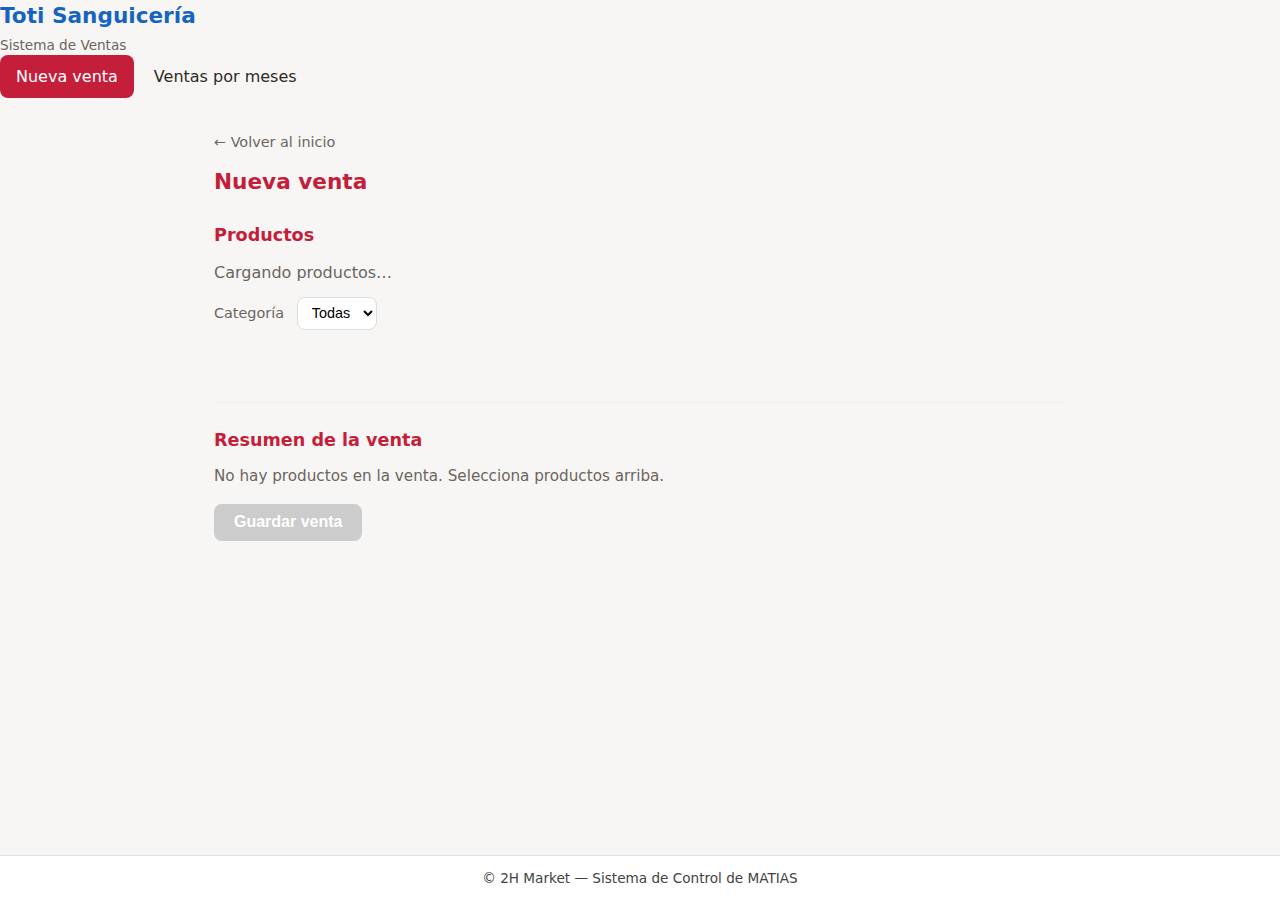
<file: src/Ventas/Nueva-venta/Nueva-venta.html>
<!DOCTYPE html>
<html lang="es">
<head>
  <meta charset="UTF-8">
  <meta name="viewport" content="width=device-width, initial-scale=1.0">
  <title>Nueva venta - Toti Sanguicería</title>
  <link rel="stylesheet" href="../../../index.css">
  <link rel="stylesheet" href="../../Footer/footer.css">
  <link rel="stylesheet" href="Nueva-venta.css">
</head>
<body>
  <header class="header">
    <div class="header__logo">
      <h1>Toti Sanguicería</h1>
      <span class="header__subtitle">Sistema de Ventas</span>
    </div>
    <nav class="nav">
      <ul class="nav__menu">
        <li class="nav__item">
          <a href="Nueva-venta.html" class="nav__link">Nueva venta</a>
        </li>
        <li class="nav__item">
          <a href="../ventas-por-meses.html" class="nav__link">Ventas por meses</a>
        </li>
      </ul>
    </nav>
  </header>

  <main class="main">
    <div class="page-header">
      <a href="../../../index.html" class="back-link">← Volver al inicio</a>
      <h1>Nueva venta</h1>
    </div>

    <section class="nueva-venta__listado">
      <h2 class="nueva-venta__titulo">Productos</h2>
      <p class="nueva-venta__mensaje" id="nueva-venta-mensaje">Cargando productos…</p>
      <div class="nueva-venta__filtro">
        <label for="nueva-venta-categoria">Categoría</label>
        <select id="nueva-venta-categoria" class="nueva-venta__select">
          <option value="">Todas</option>
        </select>
      </div>
      <ul class="nueva-venta__productos" id="nueva-venta-productos"></ul>
    </section>

    <section class="nueva-venta__resumen">
      <h2 class="nueva-venta__titulo">Resumen de la venta</h2>
      <div class="nueva-venta__resumen-content" id="nueva-venta-resumen-content">
        <p class="nueva-venta__resumen-vacio" id="nueva-venta-resumen-vacio">No hay productos en la venta. Selecciona productos arriba.</p>
        <table class="nueva-venta__tabla" id="nueva-venta-tabla" hidden>
          <thead>
            <tr>
              <th>Producto</th>
              <th class="nueva-venta__th-num">Precio unit.</th>
              <th class="nueva-venta__th-num">Cantidad</th>
              <th class="nueva-venta__th-num">Subtotal</th>
              <th></th>
            </tr>
          </thead>
          <tbody id="nueva-venta-tabla-body"></tbody>
          <tfoot>
            <tr class="nueva-venta__total-row">
              <td colspan="3"><strong>Total venta</strong></td>
              <td class="nueva-venta__th-num" id="nueva-venta-total">0</td>
              <td></td>
            </tr>
          </tfoot>
        </table>
        <div class="nueva-venta__guardar">
          <button type="button" class="nueva-venta__btn-guardar" id="nueva-venta-btn-guardar" disabled>Guardar venta</button>
          <span class="nueva-venta__guardar-msg" id="nueva-venta-guardar-msg"></span>
        </div>
      </div>
    </section>
  </main>

  <div id="footer-container" data-footer-src="../../Footer/footer.html"></div>

  <script src="../../Config/config.js"></script>
  <script src="../../Config/tables.js"></script>
  <script src="../../Config/negocio.js"></script>
  <script src="../../../main.js"></script>
  <script src="../../Footer/footer.js"></script>
  <script src="Nueva-venta.js"></script>
</body>
</html>
</file>
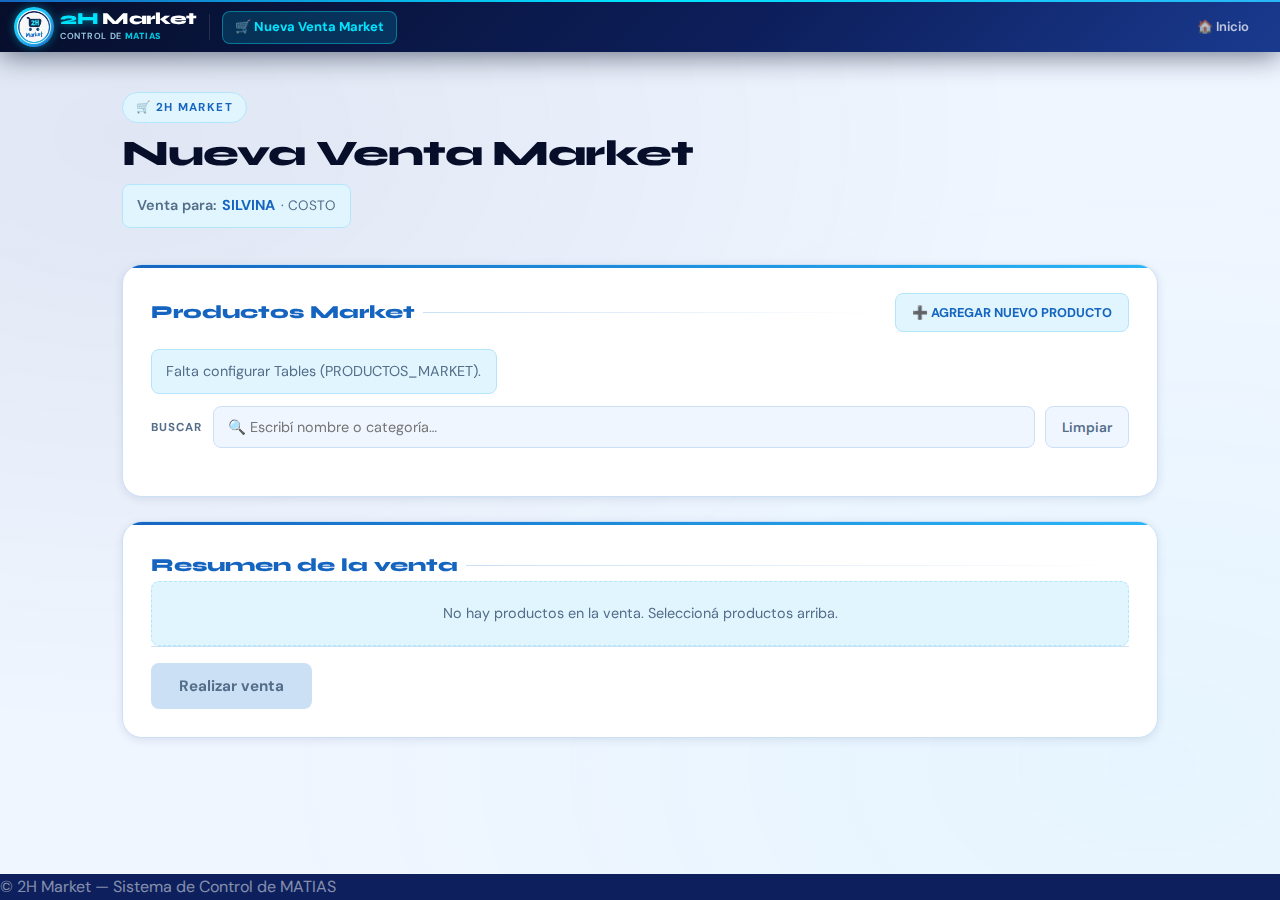
<file: src/Ventas/Nueva-Venta/Nueva-venta.html>
<!DOCTYPE html>
<html lang="es">
<head>
  <meta charset="UTF-8">
  <meta name="viewport" content="width=device-width, initial-scale=1.0, viewport-fit=cover">
  <meta name="theme-color" content="#0d1f5c">
  <title>Nueva Venta Market — 2H Market</title>
  <link rel="preconnect" href="https://fonts.googleapis.com">
  <link href="https://fonts.googleapis.com/css2?family=Syne:wght@700;800&family=DM+Sans:wght@400;500;600;700&display=swap" rel="stylesheet">
  <link rel="stylesheet" href="../../Header/header.css">
  <link rel="stylesheet" href="Nueva-venta.css">
</head>
<body>

  <header class="header">
    <div class="header__stripe"></div>
    <div class="header__inner">
      <a href="../../../index.html" class="logo">
        <div class="logo__ring">
          <img src="../../img/Logo3.png" alt="2H Market" class="logo__img">
        </div>
        <div class="logo__texto">
          <span class="logo__nombre"><span>2H</span> Market</span>
          <span class="logo__sub">Control de <strong>MATIAS</strong></span>
        </div>
      </a>
      <div class="header__sep"></div>
      <span class="header__page" aria-current="page">🛒 Nueva Venta Market</span>
      <nav class="nav">
        <ul class="nav__menu" id="main-nav">
          <li><a href="../../../index.html" class="nav__link">🏠 Inicio</a></li>
        </ul>
      </nav>
    </div>
  </header>

  <main class="main">
    <section class="hub-hero a-in">
      <div class="hub-hero__eyebrow">🛒 2H Market</div>
      <h1 class="hub-title">Nueva Venta Market</h1>
      <div class="nueva-venta__cliente-info" id="nueva-venta-cliente-info">
        <span class="nueva-venta__cliente-label">Venta para:</span>
        <strong class="nueva-venta__cliente-nombre">—</strong>
        <span class="nueva-venta__cliente-tipo" id="nueva-venta-cliente-tipo"></span>
      </div>
    </section>

    <section class="nueva-venta__listado hub-section a-in-2">
      <div class="nueva-venta__listado-header">
        <h2 class="nueva-venta__titulo">Productos Market</h2>
        <a href="../../Productos/Productos.html" class="nueva-venta__btn-nuevo-producto" title="Ir al módulo Productos">➕ AGREGAR NUEVO PRODUCTO</a>
      </div>
      <div class="nueva-venta__loading-wrap is-loading" id="nueva-venta-loading-wrap">
        <span class="nueva-venta__spinner" id="nueva-venta-spinner" aria-hidden="true"></span>
        <p class="nueva-venta__mensaje" id="nueva-venta-mensaje">Cargando productos…</p>
      </div>
      <div class="nueva-venta__filtro">
        <label for="nueva-venta-buscar" class="nueva-venta__filtro-label">Buscar</label>
        <input type="search" id="nueva-venta-buscar" class="nueva-venta__buscar-input" placeholder="🔍 Escribí nombre o categoría…" autocomplete="off">
        <button type="button" id="nueva-venta-limpiar-busqueda" class="nueva-venta__btn-limpiar">Limpiar</button>
      </div>
      <div class="nueva-venta__productos-wrapper" id="nueva-venta-productos"></div>
    </section>

    <section class="nueva-venta__resumen hub-section a-in-3">
      <h2 class="nueva-venta__titulo">Resumen de la venta</h2>
      <div class="nueva-venta__resumen-content" id="nueva-venta-resumen-content">
        <p class="nueva-venta__resumen-vacio" id="nueva-venta-resumen-vacio">No hay productos en la venta. Seleccioná productos arriba.</p>
        <table class="nueva-venta__tabla" id="nueva-venta-tabla" hidden>
          <thead>
            <tr>
              <th>Producto</th>
              <th>U.M.</th>
              <th>Cant U.M.</th>
              <th class="nueva-venta__th-num">COSTO</th>
              <th class="nueva-venta__th-num">Precio Unitario</th>
              <th class="nueva-venta__th-num">Cantidad</th>
              <th class="nueva-venta__th-num">Subtotal</th>
              <th></th>
            </tr>
          </thead>
          <tbody id="nueva-venta-tabla-body"></tbody>
          <tfoot>
            <tr class="nueva-venta__total-row">
              <td colspan="6"><strong>Total venta</strong></td>
              <td class="nueva-venta__th-num" id="nueva-venta-total" style="color:var(--azul-700)">$0</td>
              <td></td>
            </tr>
          </tfoot>
        </table>
        <div class="nueva-venta__guardar">
          <button type="button" class="nueva-venta__btn-guardar" id="nueva-venta-btn-guardar" disabled>Realizar venta</button>
          <span class="nueva-venta__guardar-msg" id="nueva-venta-guardar-msg"></span>
        </div>
      </div>
    </section>
  </main>

  <div id="footer-container" data-footer-src="../../Footer/footer.html"></div>

  <script src="../../Config/config.js"></script>
  <script src="../../Config/tables.js"></script>
  <script src="../../Config/negocio.js"></script>
  <script src="../../../main.js"></script>
  <script src="../../Footer/footer.js"></script>
  <script src="Nueva-venta.js"></script>
  <script>
    (function () {
      var path = window.location.pathname.toLowerCase();
      document.querySelectorAll(".nav__link").forEach(function (l) {
        l.classList.remove("nav__link--active");
        var href = (l.getAttribute("href") || "").toLowerCase();
        var key = href.split("/").pop().replace(".html", "");
        if (key === "index" && (path.endsWith("index.html") || path.endsWith("/") || path === "")) l.classList.add("nav__link--active");
        else if (key && key !== "index" && path.indexOf(key) !== -1) l.classList.add("nav__link--active");
      });
    })();
  </script>
</body>
</html>
</file>
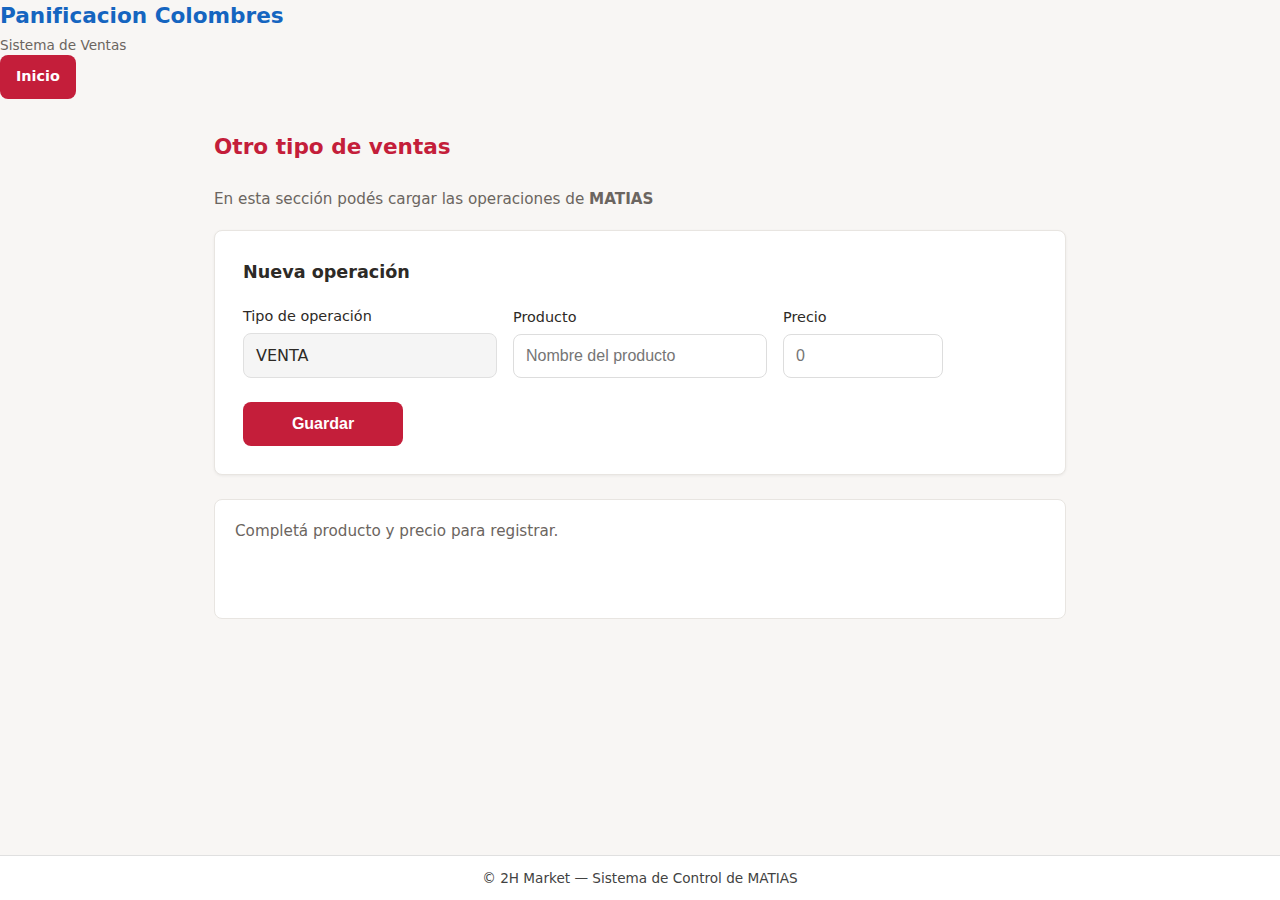
<file: src/Ventas/otro-tipo-ventas/otro-tipo-ventas.html>
<!DOCTYPE html>
<html lang="es">
<head>
  <meta charset="UTF-8">
  <meta name="viewport" content="width=device-width, initial-scale=1.0, viewport-fit=cover">
  <title>Otro tipo de ventas - Panificacion Colombres</title>
  <link rel="stylesheet" href="../../../index.css">
  <link rel="stylesheet" href="../../Footer/footer.css">
  <link rel="stylesheet" href="otro-tipo-ventas.css">
</head>
<body>
  <header class="header header--no-nav">
    <div class="header__logo">
      <h1>Panificacion Colombres</h1>
      <span class="header__subtitle">Sistema de Ventas</span>
    </div>
    <a href="../../../index.html" class="header__inicio">Inicio</a>
    <nav class="nav" aria-hidden="true" hidden>
      <ul class="nav__menu">
        <li class="nav__item">
          <a href="../Nueva-venta/Nueva-venta.html" class="nav__link">Nueva venta</a>
        </li>
        <li class="nav__item">
          <a href="../Listado-Ventas/listado-ventas.html" class="nav__link">Listado de ventas</a>
        </li>
        <li class="nav__item">
          <a href="otro-tipo-ventas.html" class="nav__link nav__link--active">Otro tipo de ventas</a>
        </li>
        <li class="nav__item">
          <a href="../../Gastos-Salida/gastos-salida.html" class="nav__link">Gastos de Salida</a>
        </li>
      </ul>
    </nav>
  </header>

  <main class="main">
    <div class="page-header">
      <h1>Otro tipo de ventas</h1>
    </div>

    <section class="otro-tipo-ventas__intro">
      <p class="otro-tipo-ventas__texto">En esta sección podés cargar las operaciones de <strong id="otro-tipo-ventas-nombre-apellido">MATIAS</strong></p>
    </section>

    <section class="otro-tipo-ventas__formulario" aria-labelledby="otro-tipo-ventas-form-title">
      <h2 id="otro-tipo-ventas-form-title" class="otro-tipo-ventas__form-title">Nueva operación</h2>
      <form id="otro-tipo-ventas-form" class="otro-tipo-ventas__form" novalidate>
        <div class="otro-tipo-ventas__fields">
          <div class="otro-tipo-ventas__field">
            <span class="otro-tipo-ventas__label">Tipo de operación</span>
            <label id="otro-tipo-ventas-tipo-operacion" class="otro-tipo-ventas__valor-static">VENTA</label>
          </div>
          <div class="otro-tipo-ventas__field">
            <label for="otro-tipo-ventas-producto" class="otro-tipo-ventas__label">Producto</label>
            <input type="text" id="otro-tipo-ventas-producto" class="otro-tipo-ventas__input" placeholder="Nombre del producto" aria-label="Producto" autocomplete="off">
          </div>
          <div class="otro-tipo-ventas__field otro-tipo-ventas__field--precio">
            <label for="otro-tipo-ventas-precio" class="otro-tipo-ventas__label">Precio</label>
            <input type="number" id="otro-tipo-ventas-precio" class="otro-tipo-ventas__input otro-tipo-ventas__input--numero" placeholder="0" min="0" step="0.01" aria-label="Precio" inputmode="decimal">
          </div>
        </div>
        <div class="otro-tipo-ventas__actions">
          <button type="submit" id="otro-tipo-ventas-btn-guardar" class="otro-tipo-ventas__btn-guardar">Guardar</button>
        </div>
      </form>
    </section>

    <section class="otro-tipo-ventas__contenido" id="otro-tipo-ventas-contenido">
      <p class="otro-tipo-ventas__mensaje" id="otro-tipo-ventas-mensaje" aria-live="polite">Completá producto y precio para registrar.</p>
      <p class="otro-tipo-ventas__guardar-msg" id="otro-tipo-ventas-guardar-msg" aria-live="polite" hidden></p>
    </section>
  </main>

  <div id="footer-container" data-footer-src="../../Footer/footer.html"></div>

  <script src="../../Config/config.js"></script>
  <script src="../../Config/tables.js"></script>
  <script src="../../Config/negocio.js"></script>
  <script src="../../../main.js"></script>
  <script src="../../Footer/footer.js"></script>
  <script src="otro-tipo-ventas.js"></script>
</body>
</html>
</file>
<file: src/Footer/footer.css>
/* Footer compartido: estilo minimalista como en Listado Compras */
.footer {
  background: #fff;
  border-top: 1px solid #e0e0e0;
  padding: 0.75rem 1.5rem;
  text-align: center;
  position: relative;
  z-index: 1;
}

.footer__text {
  margin: 0;
  font-size: 0.85rem;
  color: #424242;
  font-weight: 400;
}

@media (max-width: 768px) {
  .footer {
    padding: 0.65rem 1rem;
  }
  .footer__text {
    font-size: 0.8rem;
  }
}
</file>
<file: src/Gastos-Salida/gastos-salida.css>
/* Gastos de Salida */
.header--no-nav .nav {
  display: none !important;
}

.header__inicio {
  display: inline-flex;
  align-items: center;
  padding: 0.5rem 1rem;
  background: var(--color-primary);
  color: #fff;
  text-decoration: none;
  font-weight: 600;
  font-size: 0.9rem;
  border-radius: var(--radius, 8px);
  transition: background 0.2s;
}
.header__inicio:hover {
  background: var(--color-primary-dark, #9a1830);
  color: #fff;
}

.gastos-salida__intro {
  margin-bottom: 1rem;
}

.gastos-salida__filtro {
  display: flex;
  flex-wrap: wrap;
  align-items: center;
  gap: 0.75rem;
  margin-bottom: 1.5rem;
}

.gastos-salida__label {
  font-size: 0.95rem;
  color: var(--color-text);
  font-weight: 500;
}

.gastos-salida__combo {
  padding: 0.5rem 0.75rem;
  border: 1px solid #ddd;
  border-radius: var(--radius, 8px);
  font-size: 0.95rem;
  background: var(--color-surface);
  min-width: 12rem;
}

.gastos-salida__combo:focus {
  outline: none;
  border-color: var(--color-primary);
}

.gastos-salida__texto {
  color: var(--color-text-muted);
  font-size: 0.95rem;
}

.gastos-salida__contenido {
  background: var(--color-surface);
  border: 1px solid #e8e5e1;
  border-radius: var(--radius);
  padding: 1.5rem;
  min-height: 200px;
}

.gastos-salida__mensaje {
  color: var(--color-text-muted);
  font-size: 0.95rem;
}

@media (max-width: 768px) {
  .gastos-salida__contenido {
    padding: 1rem;
  }
}
</file>
<file: src/Control/cierre-operaciones-dia/cierre-operaciones-dia.css>
/* Cierre operaciones del día — 2H Market */
:root {
  --ink-0:   #0f1c2e;
  --ink-1:   #1e3048;
  --ink-2:   #4a6480;
  --ink-3:   #8aa0b8;
  --ink-4:   #bdd0e0;
  --bg-base:   #f0f4fb;
  --bg-card:   #ffffff;
  --bg-card-2: #f7f9fd;
  --bg-row:    #f2f6fc;
  --accent:     #2563eb;
  --accent-pale:#dbeafe;
  --accent-tint:#eff6ff;
  --red:        #e11d48;
  --red-pale:   #ffe4ec;
  --red-tint:   #fff1f4;
  --green:      #16a34a;
  --border:     #dde6f0;
  --border-2:   #c8d8eb;
  --shadow-sm:  0 1px 4px rgba(15,28,46,.06), 0 2px 12px rgba(15,28,46,.04);
  --shadow-md:  0 2px 8px rgba(15,28,46,.07), 0 6px 24px rgba(15,28,46,.06);
  --r-sm: 10px;
  --r:    16px;
  --r-xl: 28px;
  --font-display: "Bebas Neue", sans-serif;
  --font-body:    "Plus Jakarta Sans", system-ui, sans-serif;
  --safe-top:    env(safe-area-inset-top, 0px);
  --safe-bottom: env(safe-area-inset-bottom, 0px);
  --safe-left:   env(safe-area-inset-left, 0px);
  --safe-right:  env(safe-area-inset-right, 0px);
  --ease: cubic-bezier(.4,0,.2,1);
}

*,*::before,*::after { box-sizing: border-box; margin: 0; padding: 0; }
html { font-size: 16px; scroll-behavior: smooth; -webkit-text-size-adjust: 100%; }
body {
  font-family: var(--font-body);
  background: var(--bg-base);
  color: var(--ink-0);
  line-height: 1.6;
  min-height: 100vh;
  display: flex;
  flex-direction: column;
  overflow-x: hidden;
  -webkit-font-smoothing: antialiased;
}
body::before {
  content: "";
  position: fixed;
  inset: 0;
  background:
    radial-gradient(ellipse 70% 45% at 0% 0%, rgba(37,99,235,.07) 0%, transparent 60%),
    radial-gradient(ellipse 55% 35% at 100% 100%, rgba(225,29,72,.05) 0%, transparent 55%);
  pointer-events: none;
  z-index: 0;
}

/* Header */
.header {
  position: sticky;
  top: 0;
  z-index: 200;
  padding-top: var(--safe-top);
  background: rgba(255,255,255,.88);
  backdrop-filter: blur(20px) saturate(160%);
  -webkit-backdrop-filter: blur(20px) saturate(160%);
  border-bottom: 1px solid var(--border);
  box-shadow: 0 1px 0 var(--border), var(--shadow-sm);
}
.header__stripe {
  height: 3px;
  background: linear-gradient(90deg, var(--accent), #60a5fa, var(--accent));
  background-size: 200% 100%;
  animation: shimmer 3s linear infinite;
}
@keyframes shimmer {
  0%   { background-position: 200% 0; }
  100% { background-position: -200% 0; }
}
.header__inner {
  max-width: 720px;
  margin: 0 auto;
  padding: .7rem max(1rem, var(--safe-right)) .7rem max(1rem, var(--safe-left));
  display: flex;
  align-items: center;
  gap: .75rem;
}
.logo {
  display: flex;
  align-items: center;
  gap: .6rem;
  text-decoration: none;
  flex-shrink: 0;
}
.logo__mark {
  width: 36px;
  height: 36px;
  border-radius: 10px;
  background: linear-gradient(135deg, var(--accent) 0%, #1d4ed8 100%);
  display: flex;
  align-items: center;
  justify-content: center;
  font-family: var(--font-display);
  font-size: 1rem;
  letter-spacing: .04em;
  color: #fff;
  box-shadow: 0 3px 10px rgba(37,99,235,.3);
}
.logo__info { display: flex; flex-direction: column; line-height: 1.15; }
.logo__name { font-weight: 800; font-size: .88rem; color: var(--ink-0); letter-spacing: -.02em; }
.logo__sub { font-size: .6rem; color: var(--ink-3); text-transform: uppercase; letter-spacing: .09em; }
.logo__sub b { color: var(--accent); font-weight: 700; }
.header__divider { width: 1px; height: 20px; background: var(--border-2); flex-shrink: 0; }
.header__badge {
  font-size: .7rem;
  font-weight: 600;
  color: var(--accent);
  padding: .22rem .65rem;
  background: var(--accent-tint);
  border: 1px solid var(--accent-pale);
  border-radius: 99px;
  white-space: nowrap;
}

/* Main */
.main {
  flex: 1;
  position: relative;
  z-index: 1;
  max-width: 720px;
  margin: 0 auto;
  width: 100%;
  padding: 1.75rem max(1rem, var(--safe-right)) calc(2.5rem + var(--safe-bottom)) max(1rem, var(--safe-left));
  display: flex;
  flex-direction: column;
  gap: 1.25rem;
}

/* Hero */
.hero__label {
  display: inline-flex;
  align-items: center;
  gap: .4rem;
  font-size: .65rem;
  font-weight: 700;
  text-transform: uppercase;
  letter-spacing: .13em;
  color: var(--accent);
  margin-bottom: .6rem;
}
.hero__label::before {
  content: "";
  display: block;
  width: 20px;
  height: 2.5px;
  background: linear-gradient(90deg, var(--accent), #60a5fa);
  border-radius: 2px;
}
.hero__title {
  font-family: var(--font-display);
  font-size: clamp(2.2rem, 9vw, 3rem);
  font-weight: 400;
  line-height: .95;
  letter-spacing: .015em;
  color: var(--ink-0);
  margin-bottom: .55rem;
}
.hero__title span { color: var(--accent); }
.hero__sub { font-size: .85rem; color: var(--ink-2); font-weight: 500; }

/* Day card */
.day-card {
  background: var(--bg-card);
  border: 1px solid var(--border);
  border-radius: var(--r-xl);
  padding: 1.2rem 1.25rem;
  box-shadow: var(--shadow-md);
  position: relative;
  overflow: hidden;
}
.day-card::before {
  content: "";
  position: absolute;
  top: 0; left: 0; right: 0;
  height: 3px;
  background: linear-gradient(90deg, var(--accent), #60a5fa);
}
.day-header {
  display: flex;
  align-items: center;
  gap: .7rem;
  margin-bottom: .9rem;
}
.nav-btn {
  width: 36px; height: 36px;
  border-radius: var(--r-sm);
  border: 1.5px solid var(--border-2);
  background: var(--bg-card-2);
  color: var(--ink-2);
  font-size: 1.05rem;
  cursor: pointer;
  display: flex;
  align-items: center;
  justify-content: center;
  flex-shrink: 0;
  transition: all .16s var(--ease);
  touch-action: manipulation;
  -webkit-tap-highlight-color: transparent;
  box-shadow: var(--shadow-sm);
}
.nav-btn:hover  { background: var(--accent-tint); border-color: var(--accent); color: var(--accent); }
.nav-btn:active { transform: scale(.92); }
.day-info { flex: 1; min-width: 0; }
.day-label {
  font-size: .98rem;
  font-weight: 800;
  color: var(--ink-0);
  line-height: 1.2;
  letter-spacing: -.02em;
}
.day-meta {
  display: flex;
  align-items: center;
  gap: .45rem;
  margin-top: .2rem;
  flex-wrap: wrap;
}
.day-date { font-size: .7rem; color: var(--ink-3); font-weight: 500; }
.badge-hoy {
  font-size: .58rem;
  font-weight: 800;
  text-transform: uppercase;
  letter-spacing: .07em;
  color: var(--red);
  background: var(--red-tint);
  padding: .1rem .4rem;
  border-radius: 99px;
  border: 1px solid var(--red-pale);
}
.btn-hoy {
  flex-shrink: 0;
  padding: .4rem .8rem;
  border: 1.5px solid var(--red-pale);
  border-radius: var(--r-sm);
  background: var(--red-tint);
  color: var(--red);
  font-size: .72rem;
  font-weight: 700;
  cursor: pointer;
  font-family: var(--font-body);
  transition: all .16s var(--ease);
  white-space: nowrap;
  touch-action: manipulation;
  -webkit-tap-highlight-color: transparent;
}
.btn-hoy:hover  { background: var(--red-pale); border-color: var(--red); }
.btn-hoy:active { transform: scale(.95); }
.status-row {
  display: flex;
  align-items: center;
  justify-content: space-between;
  gap: .5rem;
}
.status-msg { font-size: .75rem; color: var(--ink-3); font-weight: 500; }
.status-msg.error { color: var(--red); }
.status-pill {
  display: inline-flex;
  align-items: center;
  gap: .32rem;
  font-size: .7rem;
  color: var(--ink-2);
  padding: .2rem .58rem;
  background: var(--bg-row);
  border: 1px solid var(--border);
  border-radius: 99px;
  white-space: nowrap;
  font-weight: 500;
}
.status-dot {
  width: 6px; height: 6px;
  border-radius: 50%;
  background: var(--green);
  flex-shrink: 0;
}
.status-pill.loading .status-dot {
  background: var(--ink-4);
  animation: blink .85s ease infinite;
}
@keyframes blink { 50% { opacity: .25; } }

/* Bloques de resumen */
.resumen-wrap { display: flex; flex-direction: column; gap: 1.25rem; }
.bloque {
  background: var(--bg-card);
  border: 1px solid var(--border);
  border-radius: var(--r);
  overflow: hidden;
  box-shadow: var(--shadow-sm);
}
.bloque__titulo {
  font-family: var(--font-display);
  font-size: 1.15rem;
  letter-spacing: .03em;
  color: var(--ink-0);
  padding: .85rem 1.25rem;
  border-bottom: 1px solid var(--border);
  background: var(--bg-card-2);
}
.bloque__mes { font-family: var(--font-body); font-size: .75rem; font-weight: 600; color: var(--ink-2); text-transform: none; }
.bloque__vacio {
  padding: 1.5rem 1.25rem;
  text-align: center;
  color: var(--ink-3);
  font-size: .85rem;
  font-weight: 500;
}
.bloque__tabla-wrap { overflow: hidden; }
.bloque__scroll {
  overflow-x: auto;
  -webkit-overflow-scrolling: touch;
}
.bloque__scroll::-webkit-scrollbar { height: 6px; }
.bloque__scroll::-webkit-scrollbar-thumb { background: var(--border-2); border-radius: 3px; }
.bloque-tabla {
  width: 100%;
  min-width: 320px;
  border-collapse: collapse;
  font-size: .8rem;
}
.bloque-tabla thead th {
  padding: .5rem .65rem;
  text-align: left;
  font-size: .65rem;
  font-weight: 700;
  text-transform: uppercase;
  letter-spacing: .05em;
  color: var(--accent);
  background: var(--accent-tint);
  border-bottom: 1px solid var(--accent-pale);
  white-space: nowrap;
}
.bloque-tabla thead th.th-num { text-align: right; }
.bloque-tabla tbody td {
  padding: .45rem .65rem;
  border-bottom: 1px solid var(--border);
}
.bloque-tabla tbody tr:hover { background: var(--bg-row); }
.bloque-tabla .td-num {
  text-align: right;
  font-weight: 600;
  white-space: nowrap;
  font-variant-numeric: tabular-nums;
}
.bloque-tabla tfoot td {
  padding: .6rem .65rem;
  font-weight: 700;
  font-size: .85rem;
  background: var(--bg-card-2);
  border-top: 2px solid var(--border);
}
.bloque-tabla tfoot .td-total { color: var(--accent); text-align: right; }

/* Resumen totales del día */
.bloque-resumen-totales .bloque__titulo { margin-bottom: 0; }
.resumen-totales {
  padding: 1rem 1.25rem 1.25rem;
}
.resumen-totales__formula {
  font-size: .75rem;
  color: var(--ink-2);
  margin-bottom: .6rem;
  font-weight: 500;
}
.resumen-totales__valores {
  display: flex;
  flex-wrap: wrap;
  align-items: center;
  gap: .35rem .5rem;
  font-size: .95rem;
  font-weight: 700;
  font-variant-numeric: tabular-nums;
}
.resumen-totales__op {
  color: var(--ink-3);
  font-weight: 500;
}
.resumen-totales__paren { color: var(--ink-3); font-weight: 400; }
.resumen-totales__resultado {
  font-size: 1.1rem;
  font-weight: 800;
  margin-left: .15rem;
}
.resumen-totales__resultado--rojo { color: var(--red); }
.resumen-totales__resultado--verde { color: var(--green); }
.resumen-totales__resultado--neutro { color: var(--ink-2); }

/* Footer inyectado */
#footer-container { position: relative; z-index: 1; }
#footer-container .footer {
  padding: 1rem;
  text-align: center;
  border-top: 1px solid var(--border);
  background: rgba(255,255,255,.6);
}
#footer-container p { font-size: .7rem; color: var(--ink-3); font-weight: 500; }

@media (max-width: 400px) {
  .main { padding-left: max(.85rem, var(--safe-left)); padding-right: max(.85rem, var(--safe-right)); }
  .day-card { padding: 1rem .95rem; }
  .bloque__titulo { padding: .7rem .95rem; font-size: 1rem; }
  .bloque-tabla { font-size: .75rem; min-width: 280px; }
  .bloque-tabla thead th, .bloque-tabla tbody td { padding: .4rem .5rem; }
}
</file>
<file: src/Header/header.css>
/* Cabecera unificada 2H Market — estilo template (azul-950 + cian) */
:root {
  --azul-950: #060e2a;
  --azul-900: #0d1f5c;
  --azul-800: #1a3a8f;
  --azul-700: #1565c0;
  --azul-400: #29b6f6;
  --cian: #00e5ff;
  --cian-d: #00acc1;
  --azul-200: #b3e5fc;
  --azul-50: #e1f5fe;
  --grad-header: linear-gradient(135deg, var(--azul-950) 0%, var(--azul-900) 60%, var(--azul-800) 100%);
  --grad-ring: linear-gradient(135deg, var(--cian), var(--azul-400), var(--azul-700));
  --r-s: 8px;
  --t: 0.2s ease;
  --ts: 0.3s cubic-bezier(0.4, 0, 0.2, 1);
  --font-display: "Syne", Georgia, serif;
}

.header {
  background: var(--grad-header);
  position: sticky;
  top: 0;
  z-index: 1000;
  box-shadow: 0 4px 28px rgba(6, 14, 42, 0.55);
}

.header__stripe {
  height: 2px;
  background: linear-gradient(90deg, var(--azul-700) 0%, var(--cian) 50%, var(--azul-400) 100%);
}

.header__inner {
  display: flex;
  align-items: center;
  gap: 0.75rem;
  padding: 0.45rem 1rem;
  max-width: 1280px;
  margin: 0 auto;
  width: 100%;
}

.logo {
  display: flex;
  align-items: center;
  gap: 0.5rem;
  flex-shrink: 0;
  text-decoration: none;
}

.logo__ring {
  position: relative;
  width: 36px;
  height: 36px;
  flex-shrink: 0;
}

.logo__ring::before {
  content: "";
  position: absolute;
  inset: -2px;
  border-radius: 50%;
  background: var(--grad-ring);
  box-shadow: 0 0 10px rgba(0, 229, 255, 0.4);
}

.logo__img {
  position: relative;
  z-index: 1;
  width: 36px;
  height: 36px;
  border-radius: 50%;
  object-fit: cover;
  border: 1.5px solid rgba(0, 229, 255, 0.25);
  transition: transform var(--ts), box-shadow var(--ts);
}

.logo:hover .logo__img {
  transform: scale(1.1) rotate(8deg);
  box-shadow: 0 0 18px rgba(0, 229, 255, 0.65);
}

.logo__texto {
  display: flex;
  flex-direction: column;
  gap: 0.06rem;
}

.logo__nombre {
  font-family: var(--font-display);
  font-size: 1.05rem;
  font-weight: 800;
  color: #fff;
  letter-spacing: -0.02em;
  line-height: 1;
}

.logo__nombre span {
  color: var(--cian);
  text-shadow: 0 0 8px rgba(0, 229, 255, 0.6);
}

.logo__sub {
  font-size: 0.55rem;
  text-transform: uppercase;
  letter-spacing: 0.08em;
  color: var(--azul-200);
  font-weight: 600;
  opacity: 0.85;
}

.logo__sub strong {
  color: var(--cian);
  opacity: 1;
}

.header__sep {
  width: 1px;
  height: 26px;
  background: rgba(255, 255, 255, 0.12);
  flex-shrink: 0;
}

.header__page {
  display: inline-flex;
  align-items: center;
  padding: 0.3rem 0.75rem;
  font-size: 0.8125rem;
  font-weight: 700;
  color: var(--cian);
  background: rgba(0, 229, 255, 0.14);
  border: 1px solid rgba(0, 229, 255, 0.4);
  border-radius: var(--r-s);
  white-space: nowrap;
}

.nav {
  flex: 1;
  display: flex;
  justify-content: flex-end;
}

.nav__menu {
  list-style: none;
  display: flex;
  gap: 0.35rem;
  flex-wrap: wrap;
}

.nav__link {
  display: inline-flex;
  align-items: center;
  gap: 0.35rem;
  padding: 0.35rem 0.85rem;
  min-height: 32px;
  color: rgba(255, 255, 255, 0.72);
  text-decoration: none;
  border-radius: var(--r-s);
  font-weight: 600;
  font-size: 0.8125rem;
  transition: all var(--t);
  border: 1px solid transparent;
  white-space: nowrap;
}

.nav__link:hover {
  background: rgba(0, 229, 255, 0.1);
  color: var(--cian);
  border-color: rgba(0, 229, 255, 0.25);
}

.nav__link--active {
  background: rgba(0, 229, 255, 0.14);
  color: var(--cian);
  border-color: rgba(0, 229, 255, 0.45);
  font-weight: 700;
  box-shadow: 0 0 10px rgba(0, 229, 255, 0.2);
}

.nav__link--active:hover {
  background: rgba(0, 229, 255, 0.22);
  color: var(--cian);
}

@media (max-width: 768px) {
  .header__inner {
    padding: 0.4rem 0.85rem;
    flex-wrap: wrap;
    gap: 0.5rem;
  }
  .logo__nombre {
    font-size: 0.95rem;
  }
  .logo__ring,
  .logo__img {
    width: 32px;
    height: 32px;
  }
  .logo__ring::before {
    inset: -1.5px;
  }
  .header__sep {
    display: none;
  }
  .header__page {
    order: 2;
    font-size: 0.75rem;
    padding: 0.25rem 0.6rem;
  }
  .nav {
    order: 3;
    width: 100%;
    justify-content: flex-start;
  }
  .nav__link {
    font-size: 0.75rem;
    padding: 0.3rem 0.7rem;
    min-height: 28px;
  }
}

@media (max-width: 480px) {
  .header__inner {
    padding: 0.35rem 0.7rem;
  }
  .logo__ring,
  .logo__img {
    width: 28px;
    height: 28px;
  }
  .logo__nombre {
    font-size: 0.9rem;
  }
}
</file>
<file: src/Control/Ver-Resumen-Operativo/Ver-Resumen-Operativo.css>
/* 2H MARKET — Ver Resumen Operativo — Misma paleta que el resto de la app */
:root {
  --azul-950: #060e2a;
  --azul-900: #0d1f5c;
  --azul-800: #1a3a8f;
  --azul-700: #1565c0;
  --azul-400: #29b6f6;
  --azul-200: #b3e5fc;
  --azul-50: #e1f5fe;
  --grad-accent: linear-gradient(90deg, var(--azul-700), var(--azul-400));
  --bg: #f0f6ff;
  --bg-card: #ffffff;
  --texto: #060e2a;
  --texto-2: #546e8a;
  --borde: #cce0f5;
  --s1: 0 2px 10px rgba(13, 31, 92, 0.1);
  --r-s: 8px;
  --r: 14px;
  --r-l: 20px;
  --t: 0.2s ease;
  --font-display: "Syne", Georgia, serif;
  --font-body: "DM Sans", system-ui, sans-serif;
}

*,
*::before,
*::after {
  box-sizing: border-box;
  margin: 0;
  padding: 0;
}

html {
  font-size: 16px;
  scroll-behavior: smooth;
  -webkit-text-size-adjust: 100%;
}

body.ver-resumen-operativo-page {
  font-family: var(--font-body);
  background: var(--bg);
  color: var(--texto);
  line-height: 1.65;
  min-height: 100vh;
  display: flex;
  flex-direction: column;
}

body.ver-resumen-operativo-page::before {
  content: "";
  position: fixed;
  inset: 0;
  background-image:
    radial-gradient(ellipse at 10% 15%, rgba(13, 31, 92, 0.07) 0%, transparent 55%),
    radial-gradient(ellipse at 90% 85%, rgba(0, 229, 255, 0.04) 0%, transparent 55%);
  pointer-events: none;
  z-index: 0;
}

.ver-resumen-operativo-page .main {
  flex: 1;
  padding: 2.5rem 2rem;
  max-width: 1100px;
  margin: 0 auto;
  width: 100%;
  position: relative;
  z-index: 1;
}

.ver-resumen-operativo-hero {
  margin-bottom: 2.25rem;
}

.ver-resumen-operativo-hero__eyebrow {
  display: inline-flex;
  align-items: center;
  gap: 0.5rem;
  font-size: 0.72rem;
  font-weight: 700;
  text-transform: uppercase;
  letter-spacing: 0.12em;
  color: var(--azul-700);
  margin-bottom: 0.65rem;
  padding: 0.3rem 0.8rem;
  background: var(--azul-50);
  border-radius: 99px;
  border: 1px solid var(--azul-200);
}

.ver-resumen-operativo-hero__title {
  font-family: var(--font-display);
  font-size: clamp(1.6rem, 3.5vw, 2.25rem);
  font-weight: 800;
  color: var(--texto);
  line-height: 1.15;
  margin-bottom: 0.5rem;
  letter-spacing: -0.025em;
}

.ver-resumen-operativo-hero__text {
  font-size: 0.95rem;
  color: var(--texto-2);
}

.hub-section {
  background: var(--bg-card);
  border: 1.5px solid var(--borde);
  border-radius: var(--r-l);
  padding: 1.75rem;
  box-shadow: var(--s1);
  margin-bottom: 1.5rem;
  position: relative;
  overflow: hidden;
}

.hub-section::before {
  content: "";
  position: absolute;
  top: 0;
  left: 0;
  right: 0;
  height: 3px;
  background: var(--grad-accent);
}

/* — Cabecera de semana — */
.ver-resumen-operativo-week-header {
  display: flex;
  flex-wrap: wrap;
  align-items: center;
  gap: 1rem 1.5rem;
  margin-bottom: 1.5rem;
}

.ver-resumen-operativo-week-nav {
  display: flex;
  gap: 0.25rem;
}

.ver-resumen-operativo-week-nav__btn {
  width: 40px;
  height: 40px;
  border: 1.5px solid var(--borde);
  border-radius: var(--r-s);
  background: var(--bg-card);
  color: var(--texto);
  font-size: 1.25rem;
  cursor: pointer;
  transition: background var(--t), border-color var(--t);
  display: flex;
  align-items: center;
  justify-content: center;
}

.ver-resumen-operativo-week-nav__btn:hover {
  background: var(--azul-50);
  border-color: var(--azul-700);
}

.ver-resumen-operativo-week-range {
  display: flex;
  flex-direction: column;
  gap: 0.15rem;
}

.ver-resumen-operativo-week-range #ver-resumen-operativo-range-text {
  font-weight: 700;
  font-size: 1.1rem;
  color: var(--texto);
}

.ver-resumen-operativo-week-meta {
  font-size: 0.8rem;
  color: var(--texto-2);
}

.ver-resumen-operativo-badge-actual {
  display: inline-block;
  padding: 0.2rem 0.5rem;
  font-size: 0.65rem;
  font-weight: 700;
  text-transform: uppercase;
  letter-spacing: 0.05em;
  background: #ffebee;
  color: #c62828;
  border-radius: 99px;
  margin-top: 0.25rem;
  align-self: flex-start;
}

.ver-resumen-operativo-week-actions {
  margin-left: auto;
  display: flex;
  align-items: center;
  gap: 1rem;
  flex-wrap: wrap;
}

.ver-resumen-operativo-btn-actual {
  padding: 0.4rem 0.85rem;
  border: 1.5px solid #c62828;
  border-radius: var(--r-s);
  background: transparent;
  color: #c62828;
  font-size: 0.8rem;
  font-weight: 700;
  cursor: pointer;
  transition: background var(--t), color var(--t);
}

.ver-resumen-operativo-btn-actual:hover {
  background: #c62828;
  color: #fff;
}

.ver-resumen-operativo-loaded {
  display: inline-flex;
  align-items: center;
  gap: 0.4rem;
  font-size: 0.8rem;
  color: var(--texto-2);
}

.ver-resumen-operativo-loaded__dot {
  width: 8px;
  height: 8px;
  border-radius: 50%;
  background: #2e7d32;
}

.ver-resumen-operativo-loaded.cargando .ver-resumen-operativo-loaded__dot {
  background: var(--texto-2);
  animation: ver-resumen-pulse 0.8s ease infinite;
}

@keyframes ver-resumen-pulse {
  50% { opacity: 0.4; }
}

.ver-resumen-operativo__mensaje {
  color: var(--texto-2);
  font-size: 0.9rem;
  padding: 0.5rem 0;
  margin-bottom: 1rem;
}

/* — Tarjetas por día (LUN–DOM) — */
.ver-resumen-operativo-cards {
  display: grid;
  grid-template-columns: repeat(7, 1fr);
  gap: 0.75rem;
}

.ver-resumen-operativo-card {
  background: var(--bg);
  border: 1.5px solid var(--borde);
  border-radius: var(--r);
  padding: 0.9rem 0.65rem;
  min-height: 100px;
  display: flex;
  flex-direction: column;
  gap: 0.35rem;
  position: relative;
  transition: border-color var(--t), box-shadow var(--t);
}

.ver-resumen-operativo-card:hover {
  border-color: var(--azul-200);
  box-shadow: var(--s1);
}

.ver-resumen-operativo-card--hoy {
  border-color: #c62828;
  border-width: 2px;
  color: #b71c1c;
}

.ver-resumen-operativo-card--hoy .ver-resumen-operativo-card__dia,
.ver-resumen-operativo-card--hoy .ver-resumen-operativo-card__num,
.ver-resumen-operativo-card--hoy .ver-resumen-operativo-card__resumen,
.ver-resumen-operativo-card--hoy .ver-resumen-operativo-card__importe {
  color: inherit;
}

.ver-resumen-operativo-card__hoy-badge {
  position: absolute;
  top: -1px;
  right: 6px;
  font-size: 0.6rem;
  font-weight: 800;
  text-transform: uppercase;
  letter-spacing: 0.03em;
  background: #c62828;
  color: #fff;
  padding: 0.15rem 0.4rem;
  border-radius: 0 0 4px 4px;
}

.ver-resumen-operativo-card__dia {
  font-size: 0.7rem;
  font-weight: 700;
  text-transform: uppercase;
  letter-spacing: 0.05em;
  color: var(--texto-2);
}

.ver-resumen-operativo-card__num {
  font-size: 1.1rem;
  font-weight: 800;
  color: var(--texto);
}

.ver-resumen-operativo-card__resumen {
  font-size: 0.75rem;
  color: var(--texto-2);
  margin-top: 0.2rem;
  flex: 1;
}

.ver-resumen-operativo-card__importe {
  font-size: 0.85rem;
  font-weight: 700;
  color: var(--azul-700);
}

.ver-resumen-operativo-card--hoy .ver-resumen-operativo-card__importe {
  color: #c62828;
}

@media (max-width: 900px) {
  .ver-resumen-operativo-cards {
    grid-template-columns: repeat(4, 1fr);
  }
}

@media (max-width: 600px) {
  .ver-resumen-operativo-cards {
    grid-template-columns: repeat(2, 1fr);
  }

  .ver-resumen-operativo-week-header {
    flex-direction: column;
    align-items: flex-start;
  }

  .ver-resumen-operativo-week-actions {
    margin-left: 0;
  }
}

@media (max-width: 768px) {
  .ver-resumen-operativo-page .main {
    padding: 1.75rem 1.1rem;
  }
}
</file>
<file: src/Ventas/Nueva-venta/Nueva-venta.css>
/* Módulo Nueva venta - listado y resumen */
.nueva-venta__titulo {
  font-size: 1.1rem;
  color: var(--color-primary);
  margin-bottom: 0.75rem;
}

.nueva-venta__mensaje {
  color: var(--color-text-muted);
  margin-bottom: 0.75rem;
}

.nueva-venta__listado {
  margin-bottom: 2rem;
}

.nueva-venta__filtro {
  margin-bottom: 1rem;
}

.nueva-venta__filtro label {
  display: inline-block;
  margin-right: 0.5rem;
  font-size: 0.9rem;
  color: var(--color-text-muted);
}

.nueva-venta__select {
  padding: 0.4rem 0.6rem;
  border: 1px solid #ddd;
  border-radius: var(--radius);
  font-size: 0.9rem;
  background: var(--color-surface);
}

.nueva-venta__productos-wrapper {
  display: flex;
  flex-direction: column;
  gap: 1.5rem;
}

.nueva-venta__grupo {
  background: var(--color-surface);
  border-radius: var(--radius);
  border: 1px solid #eee;
  overflow: hidden;
}

.nueva-venta__grupo-titulo {
  font-size: 1rem;
  font-weight: 700;
  color: var(--color-primary);
  background: rgba(196, 30, 58, 0.08);
  margin: 0;
  padding: 0.6rem 1rem;
  border-bottom: 1px solid #eee;
}

.nueva-venta__productos {
  list-style: none;
  margin: 0;
  padding: 0.75rem;
  display: grid;
  grid-template-columns: repeat(auto-fill, minmax(260px, 1fr));
  gap: 0.75rem;
}

.nueva-venta__item {
  display: flex;
  flex-wrap: wrap;
  align-items: center;
  gap: 0.5rem;
  padding: 0.75rem;
  background: var(--color-surface);
  border-radius: var(--radius);
  border: 1px solid #eee;
}

.nueva-venta__item-nombre {
  flex: 1 1 100%;
  font-weight: 500;
  font-size: 0.95rem;
}

.nueva-venta__item-precio {
  color: var(--color-primary);
  font-weight: 600;
}

.nueva-venta__btn-add {
  margin-left: auto;
  padding: 0.35rem 0.75rem;
  background: var(--color-primary);
  color: white;
  border: none;
  border-radius: var(--radius);
  font-size: 0.85rem;
  cursor: pointer;
}

.nueva-venta__btn-add:hover {
  background: var(--color-primary-dark);
}

.nueva-venta__resumen {
  margin-top: 1.5rem;
  padding-top: 1.5rem;
  border-top: 1px solid #eee;
}

.nueva-venta__resumen-vacio {
  color: var(--color-text-muted);
  font-size: 0.95rem;
}

.nueva-venta__tabla {
  width: 100%;
  border-collapse: collapse;
  font-size: 0.9rem;
}

.nueva-venta__tabla th,
.nueva-venta__tabla td {
  padding: 0.5rem 0.75rem;
  text-align: left;
  border-bottom: 1px solid #eee;
}

.nueva-venta__th-num {
  text-align: right;
}

/* Controles de cantidad: − [input] + (móvil-friendly) */
.nueva-venta__td-qty {
  text-align: center;
}

.nueva-venta__qty-wrap {
  display: inline-flex;
  align-items: center;
  gap: 0;
  border: 1px solid #ddd;
  border-radius: var(--radius);
  overflow: hidden;
  background: var(--color-surface);
}

.nueva-venta__qty-btn {
  width: 2.25rem;
  min-width: 2.25rem;
  height: 2.25rem;
  padding: 0;
  border: none;
  background: var(--color-bg, #f5f4f2);
  color: var(--color-primary);
  font-size: 1.25rem;
  font-weight: 700;
  line-height: 1;
  cursor: pointer;
  -webkit-tap-highlight-color: transparent;
  touch-action: manipulation;
  user-select: none;
}

.nueva-venta__qty-btn:hover:not(:disabled) {
  background: rgba(196, 30, 58, 0.12);
}

.nueva-venta__qty-btn:disabled {
  opacity: 0.45;
  cursor: not-allowed;
  color: var(--color-text-muted);
}

.nueva-venta__input-qty {
  width: 2.75rem;
  min-width: 2.75rem;
  padding: 0.35rem 0.25rem;
  border: none;
  border-left: 1px solid #ddd;
  border-right: 1px solid #ddd;
  border-radius: 0;
  text-align: center;
  font-size: 1rem;
  font-weight: 600;
  -moz-appearance: textfield;
}

.nueva-venta__input-qty::-webkit-outer-spin-button,
.nueva-venta__input-qty::-webkit-inner-spin-button {
  -webkit-appearance: none;
  margin: 0;
}

.nueva-venta__total-row td {
  border-top: 2px solid var(--color-primary);
  padding-top: 0.75rem;
  font-size: 1rem;
}

.nueva-venta__btn-quitar {
  display: inline-flex;
  align-items: center;
  justify-content: center;
  width: 2.5rem;
  height: 2.5rem;
  padding: 0;
  background: transparent;
  color: var(--color-text-muted);
  border: 1px solid #ddd;
  border-radius: var(--radius);
  cursor: pointer;
  -webkit-tap-highlight-color: transparent;
  touch-action: manipulation;
}

.nueva-venta__btn-quitar:hover {
  color: var(--color-primary);
  border-color: var(--color-primary);
  background: rgba(196, 30, 58, 0.06);
}

.nueva-venta__icon-trash {
  display: block;
  pointer-events: none;
}

.nueva-venta__guardar {
  margin-top: 1rem;
  display: flex;
  align-items: center;
  gap: 0.75rem;
  flex-wrap: wrap;
}

.nueva-venta__btn-guardar {
  padding: 0.6rem 1.25rem;
  background: var(--color-primary);
  color: white;
  border: none;
  border-radius: var(--radius);
  font-size: 1rem;
  font-weight: 600;
  cursor: pointer;
}

.nueva-venta__btn-guardar:hover:not(:disabled) {
  background: var(--color-primary-dark);
}

.nueva-venta__btn-guardar:disabled {
  background: #ccc;
  cursor: not-allowed;
}

.nueva-venta__guardar-msg {
  font-size: 0.9rem;
  color: var(--color-text-muted);
}

.nueva-venta__guardar-msg.ok {
  color: #0a0;
}

.nueva-venta__guardar-msg.err {
  color: var(--color-primary);
}
</file>
<file: src/Ventas/Nueva-Venta/Nueva-venta.css>
/* 2H MARKET — Nueva Venta — Paleta template (azul-950 + cian) */
:root {
  --azul-950: #060e2a;
  --azul-900: #0d1f5c;
  --azul-800: #1a3a8f;
  --azul-700: #1565c0;
  --azul-600: #1976d2;
  --azul-400: #29b6f6;
  --azul-200: #b3e5fc;
  --azul-50: #e1f5fe;
  --cian: #00e5ff;
  --cian-d: #00acc1;
  --verde: #6be040;
  --verde-d: #4caf50;
  --verde-900: #1b5e20;
  --grad-header: linear-gradient(135deg, var(--azul-950) 0%, var(--azul-900) 60%, var(--azul-800) 100%);
  --grad-ring: linear-gradient(135deg, var(--cian), var(--azul-400), var(--azul-700));
  --grad-accent: linear-gradient(90deg, var(--azul-700), var(--azul-400));
  --bg: #f0f6ff;
  --bg-card: #ffffff;
  --texto: #060e2a;
  --texto-2: #546e8a;
  --borde: #cce0f5;
  --s1: 0 2px 10px rgba(13, 31, 92, 0.1);
  --s2: 0 6px 22px rgba(13, 31, 92, 0.16);
  --s3: 0 14px 44px rgba(13, 31, 92, 0.22);
  --r-s: 8px;
  --r: 14px;
  --r-l: 20px;
  --t: 0.2s ease;
  --ts: 0.3s cubic-bezier(0.4, 0, 0.2, 1);
  --font-display: "Syne", Georgia, serif;
  --font-body: "DM Sans", system-ui, sans-serif;
}

*,
*::before,
*::after {
  box-sizing: border-box;
  margin: 0;
  padding: 0;
}

html {
  font-size: 16px;
  scroll-behavior: smooth;
  -webkit-text-size-adjust: 100%;
}

body {
  font-family: var(--font-body);
  background: var(--bg);
  color: var(--texto);
  line-height: 1.65;
  min-height: 100vh;
  display: flex;
  flex-direction: column;
}

body::before {
  content: "";
  position: fixed;
  inset: 0;
  background-image:
    radial-gradient(ellipse at 10% 15%, rgba(13, 31, 92, 0.07) 0%, transparent 55%),
    radial-gradient(ellipse at 90% 85%, rgba(0, 229, 255, 0.04) 0%, transparent 55%);
  pointer-events: none;
  z-index: 0;
}

/* Cabecera unificada: src/Header/header.css */

/* MAIN */
.main {
  flex: 1;
  padding: 2.5rem 2rem;
  max-width: 1100px;
  margin: 0 auto;
  width: 100%;
  position: relative;
  z-index: 1;
}

/* HUB HERO */
.hub-hero {
  margin-bottom: 2.25rem;
}

.hub-hero__eyebrow {
  display: inline-flex;
  align-items: center;
  gap: 0.5rem;
  font-size: 0.72rem;
  font-weight: 700;
  text-transform: uppercase;
  letter-spacing: 0.12em;
  color: var(--azul-700);
  margin-bottom: 0.65rem;
  padding: 0.3rem 0.8rem;
  background: var(--azul-50);
  border-radius: 99px;
  border: 1px solid var(--azul-200);
}

.hub-title {
  font-family: var(--font-display);
  font-size: clamp(1.6rem, 3.5vw, 2.25rem);
  font-weight: 800;
  color: var(--texto);
  line-height: 1.15;
  margin-bottom: 0.5rem;
  letter-spacing: -0.025em;
}

.nueva-venta__cliente-info {
  margin-top: 0.6rem;
  font-size: 0.9rem;
  color: var(--texto-2);
  display: none;
  align-items: center;
  flex-wrap: wrap;
  gap: 0.35rem;
  padding: 0.55rem 0.9rem;
  background: var(--azul-50);
  border-radius: var(--r-s);
  border: 1px solid var(--azul-200);
  width: fit-content;
}

.nueva-venta__cliente-info--visible {
  display: flex;
}

.nueva-venta__cliente-label {
  font-weight: 600;
  color: var(--texto-2);
}

.nueva-venta__cliente-nombre {
  font-weight: 700;
  color: var(--azul-700);
}

.nueva-venta__cliente-tipo {
  color: var(--texto-2);
  font-size: 0.85rem;
}

.nueva-venta__cambiar-cliente {
  font-size: 0.82rem;
  color: var(--azul-700);
  text-decoration: none;
  font-weight: 600;
  padding: 0.15rem 0.5rem;
  border-radius: var(--r-s);
  background: rgba(21, 101, 192, 0.1);
  transition: background var(--t);
}

.nueva-venta__cambiar-cliente:hover {
  background: rgba(21, 101, 192, 0.2);
}

/* HUB SECTION */
.hub-section {
  background: var(--bg-card);
  border: 1.5px solid var(--borde);
  border-radius: var(--r-l);
  padding: 1.75rem;
  box-shadow: var(--s1);
  margin-bottom: 1.5rem;
  position: relative;
  overflow: hidden;
}

.hub-section::before {
  content: "";
  position: absolute;
  top: 0;
  left: 0;
  right: 0;
  height: 3px;
  background: var(--grad-accent);
}

/* SECCIÓN PRODUCTOS */
.nueva-venta__listado-header {
  display: flex;
  flex-wrap: wrap;
  align-items: center;
  gap: 1rem;
  margin-bottom: 1.1rem;
}

.nueva-venta__btn-nuevo-producto {
  display: inline-flex;
  align-items: center;
  gap: 0.4rem;
  padding: 0.5rem 1rem;
  font-size: 0.8rem;
  font-weight: 700;
  color: var(--azul-700);
  background: var(--azul-50);
  border: 1.5px solid var(--azul-200);
  border-radius: var(--r-s);
  text-decoration: none;
  white-space: nowrap;
  transition: background var(--t), border-color var(--t), color var(--t), transform var(--ts);
}

.nueva-venta__btn-nuevo-producto:hover {
  background: var(--azul-200);
  border-color: var(--azul-400);
  color: var(--azul-800);
  transform: translateY(-1px);
}

.nueva-venta__titulo {
  font-family: var(--font-display);
  font-size: 1.15rem;
  font-weight: 800;
  color: var(--azul-700);
  margin-bottom: 0;
  display: flex;
  align-items: center;
  gap: 0.5rem;
  flex: 1;
  min-width: 0;
}

.nueva-venta__titulo::after {
  content: "";
  flex: 1;
  height: 1.5px;
  background: linear-gradient(90deg, var(--borde), transparent);
}

.nueva-venta__loading-wrap {
  display: flex;
  align-items: center;
  gap: 0.65rem;
  margin-bottom: 0.75rem;
}

.nueva-venta__loading-wrap--hidden {
  display: none;
}

.nueva-venta__loading-wrap.is-loading .nueva-venta__spinner {
  display: inline-block;
}

.nueva-venta__spinner {
  display: none;
  width: 20px;
  height: 20px;
  border: 2px solid var(--azul-200);
  border-top-color: var(--azul-700);
  border-radius: 50%;
  animation: nueva-venta__spin 0.7s linear infinite;
  flex-shrink: 0;
}

@keyframes nueva-venta__spin {
  to { transform: rotate(360deg); }
}

.nueva-venta__mensaje {
  color: var(--texto-2);
  margin: 0;
  font-size: 0.9rem;
  padding: 0.6rem 0.9rem;
  background: var(--azul-50);
  border-radius: var(--r-s);
  border: 1px solid var(--azul-200);
}

.nueva-venta__filtro {
  margin-bottom: 1.25rem;
  display: flex;
  flex-wrap: wrap;
  align-items: center;
  gap: 0.65rem;
}

.nueva-venta__filtro-label {
  font-size: 0.72rem;
  font-weight: 700;
  text-transform: uppercase;
  letter-spacing: 0.09em;
  color: var(--texto-2);
}

.nueva-venta__buscar-input {
  flex: 1;
  min-width: 200px;
  min-height: 42px;
  padding: 0.5rem 0.9rem;
  border: 1.5px solid var(--borde);
  border-radius: var(--r-s);
  font-size: 0.9rem;
  font-family: inherit;
  background: var(--bg);
  color: var(--texto);
  transition: border-color var(--t);
}

.nueva-venta__buscar-input:focus {
  outline: none;
  border-color: var(--azul-700);
}

.nueva-venta__btn-limpiar {
  padding: 0.5rem 1rem;
  min-height: 42px;
  font-size: 0.85rem;
  font-weight: 600;
  color: var(--texto-2);
  background: var(--bg);
  border: 1.5px solid var(--borde);
  border-radius: var(--r-s);
  cursor: pointer;
  transition: all var(--t);
  font-family: inherit;
}

.nueva-venta__btn-limpiar:hover {
  background: var(--azul-50);
  border-color: var(--azul-400);
  color: var(--azul-700);
}

.nueva-venta__productos-wrapper {
  display: flex;
  flex-direction: column;
  gap: 1.25rem;
}

.nueva-venta__grupo {
  background: var(--bg);
  border-radius: var(--r);
  border: 1.5px solid var(--borde);
  overflow: hidden;
}

.nueva-venta__grupo-titulo {
  font-size: 0.8rem;
  font-weight: 700;
  text-transform: uppercase;
  letter-spacing: 0.08em;
  color: var(--azul-700);
  background: var(--azul-50);
  margin: 0;
  padding: 0.6rem 1rem;
  border-bottom: 1.5px solid var(--azul-200);
}

.nueva-venta__productos {
  list-style: none;
  margin: 0;
  padding: 0.9rem;
  display: grid;
  grid-template-columns: repeat(auto-fill, minmax(250px, 1fr));
  gap: 0.75rem;
}

.nueva-venta__item {
  display: flex;
  flex-wrap: wrap;
  align-items: center;
  gap: 0.5rem;
  padding: 0.85rem 1rem;
  background: var(--bg-card);
  border-radius: var(--r-s);
  border: 1.5px solid var(--borde);
  transition: border-color var(--ts), box-shadow var(--ts);
}

.nueva-venta__item:hover {
  border-color: var(--azul-400);
  box-shadow: var(--s1);
}

.nueva-venta__item-nombre {
  flex: 1 1 100%;
  font-weight: 600;
  font-size: 0.9rem;
  color: var(--texto);
}

.nueva-venta__item-presentacion {
  flex: 1 1 100%;
  font-size: 0.8rem;
  color: var(--texto-2);
  margin-top: 0.15rem;
}

.nueva-venta__item-descripcion {
  flex: 1 1 100%;
  font-size: 0.78rem;
  color: var(--texto-2);
  margin-top: 0.2rem;
  line-height: 1.35;
}

.nueva-venta__item-precio {
  color: var(--azul-700);
  font-weight: 700;
  font-size: 0.9rem;
}

.nueva-venta__btn-add {
  margin-left: auto;
  padding: 0.38rem 0.85rem;
  min-height: 36px;
  background: var(--azul-700);
  color: white;
  border: none;
  border-radius: var(--r-s);
  font-size: 0.82rem;
  font-weight: 700;
  font-family: inherit;
  cursor: pointer;
  transition: all var(--t);
  min-width: 5.5rem;
}

.nueva-venta__btn-add:hover {
  background: var(--azul-600);
  box-shadow: 0 2px 8px rgba(21, 101, 192, 0.35);
}

.nueva-venta__btn-add--added {
  background: #2e7d32;
  font-weight: 700;
  box-shadow: 0 1px 4px rgba(46, 125, 50, 0.35);
}

.nueva-venta__btn-add--added:hover {
  background: var(--verde-900);
}

/* SECCIÓN RESUMEN */
.nueva-venta__resumen-vacio {
  color: var(--texto-2);
  font-size: 0.9rem;
  padding: 1.25rem;
  background: var(--azul-50);
  border-radius: var(--r-s);
  border: 1px dashed var(--azul-200);
  text-align: center;
}

.nueva-venta__tabla {
  width: 100%;
  border-collapse: collapse;
  font-size: 0.88rem;
  margin-bottom: 1.25rem;
}

.nueva-venta__tabla th {
  padding: 0.6rem 0.85rem;
  text-align: left;
  font-size: 0.7rem;
  font-weight: 700;
  text-transform: uppercase;
  letter-spacing: 0.07em;
  color: var(--azul-700);
  background: var(--azul-50);
  border-bottom: 1.5px solid var(--azul-200);
}

.nueva-venta__th-num {
  text-align: right !important;
}

.nueva-venta__tabla td {
  padding: 0.6rem 0.85rem;
  border-bottom: 1px solid var(--borde);
  vertical-align: middle;
}

.nueva-venta__tabla tbody tr {
  transition: background var(--t);
}

.nueva-venta__tabla tbody tr:hover {
  background: var(--azul-50);
}

.nueva-venta__tabla tbody tr:last-child td {
  border-bottom: none;
}

.nueva-venta__total-row td {
  border-top: 2px solid var(--azul-700) !important;
  padding-top: 0.85rem;
  font-size: 1rem;
  font-weight: 700;
  border-bottom: none !important;
}

.nueva-venta__td-qty {
  text-align: center;
}

.nueva-venta__qty-wrap {
  display: inline-flex;
  align-items: center;
  border: 1.5px solid var(--borde);
  border-radius: var(--r-s);
  overflow: hidden;
  background: var(--bg-card);
}

.nueva-venta__qty-btn {
  width: 2.25rem;
  min-width: 2.25rem;
  height: 2.25rem;
  padding: 0;
  border: none;
  background: var(--bg);
  color: var(--azul-700);
  font-size: 1.2rem;
  font-weight: 700;
  line-height: 1;
  cursor: pointer;
  -webkit-tap-highlight-color: transparent;
  touch-action: manipulation;
  user-select: none;
  transition: background var(--t);
}

.nueva-venta__qty-btn:hover:not(:disabled) {
  background: var(--azul-50);
}

.nueva-venta__qty-btn:disabled {
  opacity: 0.4;
  cursor: not-allowed;
  color: var(--texto-2);
}

.nueva-venta__input-qty {
  width: 2.75rem;
  min-width: 2.75rem;
  padding: 0.35rem 0.25rem;
  border: none;
  border-left: 1px solid var(--borde);
  border-right: 1px solid var(--borde);
  text-align: center;
  font-size: 0.95rem;
  font-weight: 700;
  font-family: inherit;
  -moz-appearance: textfield;
}

.nueva-venta__input-qty::-webkit-outer-spin-button,
.nueva-venta__input-qty::-webkit-inner-spin-button {
  -webkit-appearance: none;
  margin: 0;
}

/* Cantidad decimal (solo input, sin +/-): ej. GRAMOS, KG */
.nueva-venta__input-qty--decimal {
  width: 5rem;
  min-width: 5rem;
  padding: 0.35rem 0.5rem;
  border: 1.5px solid var(--borde);
  border-radius: var(--r-s);
  margin: 0;
}

.nueva-venta__btn-quitar {
  display: inline-flex;
  align-items: center;
  justify-content: center;
  width: 2.25rem;
  height: 2.25rem;
  padding: 0;
  background: transparent;
  color: var(--texto-2);
  border: 1.5px solid var(--borde);
  border-radius: var(--r-s);
  cursor: pointer;
  -webkit-tap-highlight-color: transparent;
  touch-action: manipulation;
  transition: all var(--t);
}

.nueva-venta__btn-quitar:hover {
  color: #c62828;
  border-color: #c62828;
  background: rgba(198, 40, 40, 0.06);
}

.nueva-venta__icon-trash {
  display: block;
  pointer-events: none;
}

.nueva-venta__guardar {
  display: flex;
  align-items: center;
  gap: 0.85rem;
  flex-wrap: wrap;
  padding-top: 1rem;
  border-top: 1.5px solid var(--borde);
}

.nueva-venta__btn-guardar {
  padding: 0.65rem 1.75rem;
  min-height: 46px;
  background: var(--azul-700);
  color: white;
  border: none;
  border-radius: var(--r-s);
  font-size: 0.95rem;
  font-weight: 700;
  font-family: inherit;
  cursor: pointer;
  transition: all var(--t);
  box-shadow: 0 2px 8px rgba(21, 101, 192, 0.3);
}

.nueva-venta__btn-guardar:hover:not(:disabled) {
  background: var(--azul-600);
  box-shadow: 0 4px 14px rgba(21, 101, 192, 0.4);
  transform: translateY(-1px);
}

.nueva-venta__btn-guardar:active {
  transform: translateY(0);
}

.nueva-venta__btn-guardar:disabled {
  background: var(--borde);
  color: var(--texto-2);
  cursor: not-allowed;
  box-shadow: none;
  transform: none;
}

.nueva-venta__guardar-msg {
  font-size: 0.88rem;
  color: var(--texto-2);
}

.nueva-venta__guardar-msg.ok {
  color: #2e7d32;
  font-weight: 600;
}

.nueva-venta__guardar-msg.err {
  color: #c62828;
  font-weight: 600;
}

/* FOOTER */
.footer {
  background: var(--azul-900);
  color: rgba(255, 255, 255, 0.5);
  position: relative;
  z-index: 1;
}

.footer__stripe {
  height: 3px;
  background: linear-gradient(90deg, var(--azul-700), var(--azul-400), var(--verde));
}

.footer__inner {
  padding: 1.1rem 2rem;
  display: flex;
  align-items: center;
  justify-content: center;
  gap: 0.6rem;
  max-width: 1280px;
  margin: 0 auto;
  flex-wrap: wrap;
  font-size: 0.78rem;
}

.footer__logo {
  width: 22px;
  height: 22px;
  border-radius: 50%;
  object-fit: cover;
  opacity: 0.75;
}

/* ANIMACIONES */
@keyframes fadeUp {
  from {
    opacity: 0;
    transform: translateY(16px);
  }
  to {
    opacity: 1;
    transform: translateY(0);
  }
}

.a-in {
  animation: fadeUp 0.45s ease both;
}

.a-in-2 {
  animation: fadeUp 0.45s 0.08s ease both;
}

.a-in-3 {
  animation: fadeUp 0.45s 0.16s ease both;
}

/* RESPONSIVE */
@media (max-width: 768px) {
  .main {
    padding: 1.5rem 1rem;
  }
  .hub-section {
    padding: 1.25rem 1rem;
  }
  .nueva-venta__filtro {
    flex-direction: column;
    align-items: stretch;
  }
  .nueva-venta__buscar-input {
    width: 100%;
    min-width: 0;
  }
  .nueva-venta__btn-limpiar {
    width: 100%;
    justify-content: center;
    text-align: center;
  }
  .nueva-venta__productos {
    grid-template-columns: 1fr;
    padding: 0.65rem;
  }
  .nueva-venta__item {
    padding: 0.85rem;
  }
  .nueva-venta__btn-guardar {
    width: 100%;
    justify-content: center;
  }
  .nueva-venta__tabla {
    font-size: 0.82rem;
  }
  .nueva-venta__tabla th,
  .nueva-venta__tabla td {
    padding: 0.5rem 0.6rem;
  }
}

@media (max-width: 480px) {
  .main {
    padding: 1.1rem 0.8rem;
  }
  .hub-section {
    padding: 1rem 0.85rem;
    border-radius: var(--r);
  }
  .nueva-venta__grupo-titulo {
    padding: 0.5rem 0.75rem;
    font-size: 0.75rem;
  }
  .nueva-venta__item {
    flex-direction: column;
    align-items: stretch;
  }
  .nueva-venta__btn-add {
    width: 100%;
    text-align: center;
    margin-left: 0;
  }
}
</file>
<file: src/Ventas/otro-tipo-ventas/otro-tipo-ventas.css>
/* Otro tipo de ventas (misma estructura que Gastos de Salida) */
.header--no-nav .nav {
  display: none !important;
}

.header__inicio {
  display: inline-flex;
  align-items: center;
  padding: 0.5rem 1rem;
  min-height: 44px;
  box-sizing: border-box;
  background: var(--color-primary);
  color: #fff;
  text-decoration: none;
  font-weight: 600;
  font-size: 0.9rem;
  border-radius: var(--radius, 8px);
  transition: background 0.2s;
}
.header__inicio:hover {
  background: var(--color-primary-dark, #9a1830);
  color: #fff;
}

.otro-tipo-ventas__intro {
  margin-bottom: 1.25rem;
}

/* Formulario: card y estructura */
.otro-tipo-ventas__formulario {
  background: var(--color-surface);
  border: 1px solid #e8e5e1;
  border-radius: var(--radius, 8px);
  padding: 1.5rem;
  margin-bottom: 1.5rem;
  box-shadow: 0 1px 3px rgba(0, 0, 0, 0.06);
}

.otro-tipo-ventas__form-title {
  margin: 0 0 1.25rem;
  font-size: 1.1rem;
  font-weight: 600;
  color: var(--color-text);
}

.otro-tipo-ventas__form {
  display: block;
}

.otro-tipo-ventas__fields {
  display: grid;
  gap: 1.25rem;
  margin-bottom: 1.5rem;
}

.otro-tipo-ventas__field {
  display: flex;
  flex-direction: column;
  gap: 0.35rem;
}

.otro-tipo-ventas__label {
  font-size: 0.9rem;
  font-weight: 500;
  color: var(--color-text);
}

.otro-tipo-ventas__combo,
.otro-tipo-ventas__input {
  width: 100%;
  min-height: 44px;
  padding: 0.6rem 0.75rem;
  box-sizing: border-box;
  border: 1px solid #ddd;
  border-radius: var(--radius, 8px);
  font-size: 1rem;
  background: var(--color-surface);
}

.otro-tipo-ventas__combo:focus,
.otro-tipo-ventas__input:focus {
  outline: none;
  border-color: var(--color-primary);
  box-shadow: 0 0 0 2px rgba(180, 30, 55, 0.15);
}

.otro-tipo-ventas__input--numero {
  max-width: 10rem;
}

.otro-tipo-ventas__valor-static {
  display: block;
  min-height: 44px;
  padding: 0.6rem 0.75rem;
  box-sizing: border-box;
  background: #f5f5f5;
  border: 1px solid #e0e0e0;
  border-radius: var(--radius, 8px);
  font-size: 1rem;
  font-weight: 500;
  color: var(--color-text);
}

.otro-tipo-ventas__actions {
  margin-top: 0.5rem;
}

.otro-tipo-ventas__btn-guardar {
  display: block;
  width: 100%;
  min-height: 48px;
  padding: 0.75rem 1.25rem;
  box-sizing: border-box;
  background: var(--color-primary);
  color: #fff;
  border: none;
  border-radius: var(--radius, 8px);
  font-size: 1rem;
  font-weight: 600;
  cursor: pointer;
  transition: background 0.2s, transform 0.1s;
  -webkit-tap-highlight-color: transparent;
}

.otro-tipo-ventas__btn-guardar:hover:not(:disabled) {
  background: var(--color-primary-dark, #9a1830);
}

.otro-tipo-ventas__btn-guardar:active:not(:disabled) {
  transform: scale(0.98);
}

.otro-tipo-ventas__btn-guardar:disabled {
  opacity: 0.6;
  cursor: not-allowed;
}

.otro-tipo-ventas__guardar-msg {
  margin-top: 0.75rem;
  font-size: 0.95rem;
}

.otro-tipo-ventas__guardar-msg.ok {
  color: var(--color-success, #0a6b0a);
}

.otro-tipo-ventas__guardar-msg.err {
  color: var(--color-error, #b91c1c);
}

.otro-tipo-ventas__texto {
  color: var(--color-text-muted);
  font-size: 0.95rem;
}

.otro-tipo-ventas__contenido {
  background: var(--color-surface);
  border: 1px solid #e8e5e1;
  border-radius: var(--radius);
  padding: 1.25rem;
  min-height: 120px;
}

.otro-tipo-ventas__mensaje {
  color: var(--color-text-muted);
  font-size: 0.95rem;
  margin: 0;
}

@media (min-width: 640px) {
  .otro-tipo-ventas__formulario {
    padding: 1.75rem;
  }

  .otro-tipo-ventas__fields {
    grid-template-columns: 1fr 1fr minmax(8rem, 1fr);
    align-items: end;
    gap: 1rem;
  }

  .otro-tipo-ventas__field--precio {
    max-width: 10rem;
  }

  .otro-tipo-ventas__input--numero {
    max-width: none;
  }

  .otro-tipo-ventas__actions {
    margin-top: 0;
    margin-bottom: 0;
  }

  .otro-tipo-ventas__btn-guardar {
    width: auto;
    min-width: 10rem;
    min-height: 44px;
  }
}

@media (max-width: 639px) {
  .otro-tipo-ventas__formulario {
    padding: 1.25rem;
    padding-left: max(1.25rem, env(safe-area-inset-left));
    padding-right: max(1.25rem, env(safe-area-inset-right));
  }

  .otro-tipo-ventas__contenido {
    padding: 1rem;
    padding-left: max(1rem, env(safe-area-inset-left));
    padding-right: max(1rem, env(safe-area-inset-right));
  }

  .otro-tipo-ventas__field--precio .otro-tipo-ventas__input--numero {
    max-width: none;
  }
}

@media (max-width: 768px) {
  .page-header h1 {
    font-size: 1.35rem;
  }
}
</file>
<file: index.css>
/* Variables y reset */
:root {
  --color-primary: #c41e3a;
  --color-primary-dark: #9a1830;
  --color-bg: #f8f6f4;
  --color-surface: #ffffff;
  --color-text: #2d2a26;
  --color-text-muted: #6b6560;
  --shadow: 0 2px 8px rgba(0, 0, 0, 0.08);
  --radius: 8px;
  --font-sans: 'Segoe UI', system-ui, sans-serif;
}

*,
*::before,
*::after {
  box-sizing: border-box;
  margin: 0;
  padding: 0;
}

html {
  font-size: 16px;
  scroll-behavior: smooth;
  -webkit-text-size-adjust: 100%;
}

body {
  font-family: var(--font-sans);
  background: var(--color-bg);
  color: var(--color-text);
  line-height: 1.5;
  min-height: 100vh;
  display: flex;
  flex-direction: column;
}

/* Header y menú: .header unificado en src/Header/header.css; solo .c-header aquí */
.c-header {
  background: var(--color-surface);
  box-shadow: var(--shadow);
  padding: 1rem 1.5rem;
  display: flex;
  flex-wrap: wrap;
  align-items: center;
  justify-content: space-between;
  gap: 1rem;
}

.c-header__info {
  display: flex;
  flex-direction: column;
}

.c-header__sub {
  font-size: 0.75rem;
  letter-spacing: 0.04em;
  color: var(--color-text-muted);
  text-transform: uppercase;
}

.header__logo h1 {
  font-size: 1.35rem;
  font-weight: 700;
  color: #1565c0;
}

.header__subtitle {
  font-size: 0.85rem;
  color: var(--color-text-muted);
  display: block;
  margin-top: 0.15rem;
}

.nav__menu {
  list-style: none;
  display: flex;
  gap: 0.25rem;
}

.nav__link {
  display: inline-block;
  padding: 0.6rem 1rem;
  color: var(--color-text);
  text-decoration: none;
  border-radius: var(--radius);
  font-weight: 500;
  transition: background 0.2s, color 0.2s;
}

.nav__link:hover {
  background: var(--color-bg);
  color: var(--color-primary);
}

.nav__link--active {
  background: var(--color-primary);
  color: white;
}

.nav__link--active:hover {
  background: var(--color-primary-dark);
  color: white;
}

/* Main y contenido */
.main {
  flex: 1;
  padding: 2rem 1.5rem;
  max-width: 900px;
  margin: 0 auto;
  width: 100%;
}

.hero__title,
.hub-title {
  font-size: 1.5rem;
  margin-bottom: 0.5rem;
  color: var(--color-text);
}

.hub-hero.a-in .hub-title em,
.hub-section__title em {
  font-style: normal;
  font-weight: 700;
  color: var(--color-primary);
}

/* Secciones del hub (Compras a Silvina / Salidas) */
.hub-section {
  margin-top: 2.5rem;
}

.hub-section:first-of-type {
  margin-top: 0;
}

.hero__intro {
  margin-bottom: 0.5rem;
}

.hub-section__title {
  font-size: 1.35rem;
  margin-bottom: 0.35rem;
  color: var(--color-text);
}

.hub-section__text {
  font-size: 0.95rem;
  color: var(--color-text-muted);
  margin-bottom: 1.25rem;
}

.hub-section .hero__cards {
  margin-bottom: 0;
}

.hub-grid {
  display: grid;
  grid-template-columns: repeat(auto-fit, minmax(240px, 1fr));
  gap: 1.25rem;
}

.hub-card {
  background: var(--color-surface);
}

.hub-card__name {
  font-size: 1.1rem;
  margin-bottom: 0.35rem;
  color: var(--color-primary);
  font-weight: 600;
}

.hero__text {
  color: var(--color-text-muted);
  margin-bottom: 2rem;
}

.hero__cards {
  display: grid;
  grid-template-columns: repeat(auto-fit, minmax(240px, 1fr));
  gap: 1.25rem;
}

.card {
  background: var(--color-surface);
  border-radius: var(--radius);
  padding: 1.5rem;
  text-decoration: none;
  color: inherit;
  box-shadow: var(--shadow);
  transition: transform 0.2s, box-shadow 0.2s;
  display: block;
  border: 1px solid transparent;
}

.card:hover {
  transform: translateY(-2px);
  box-shadow: 0 4px 14px rgba(0, 0, 0, 0.12);
  border-color: var(--color-primary);
}

.card__icon {
  font-size: 2rem;
  display: block;
  margin-bottom: 0.75rem;
}

.card__title {
  font-size: 1.1rem;
  margin-bottom: 0.35rem;
  color: var(--color-primary);
}

.card__text {
  font-size: 0.9rem;
  color: var(--color-text-muted);
}

/* Páginas de módulos (Ventas) */
.page-header {
  margin-bottom: 1.5rem;
}

.page-header h1 {
  font-size: 1.35rem;
  color: var(--color-primary);
}

.page-header .back-link {
  display: inline-flex;
  align-items: center;
  gap: 0.35rem;
  margin-bottom: 0.75rem;
  color: var(--color-text-muted);
  text-decoration: none;
  font-size: 0.9rem;
}

.page-header .back-link:hover {
  color: var(--color-primary);
}

/* ─── Optimización móvil ─── */
@media (max-width: 768px) {
  .c-header {
    padding: 0.75rem 1rem;
    gap: 0.75rem;
  }

  .header__logo h1 {
    font-size: 1.15rem;
  }

  .header__subtitle {
    font-size: 0.8rem;
  }

  .nav__menu {
    flex-wrap: wrap;
    gap: 0.35rem;
  }

  .nav__link {
    padding: 0.65rem 0.9rem;
    min-height: 44px;
    min-width: 44px;
    display: inline-flex;
    align-items: center;
    justify-content: center;
    font-size: 0.85rem;
  }

  .main {
    padding: 1.25rem 1rem;
    max-width: 100%;
  }

  .hero__title,
  .hub-section__title {
    font-size: 1.25rem;
  }

  .hub-section {
    margin-top: 2rem;
  }

  .hero__text {
    margin-bottom: 1.5rem;
    font-size: 0.95rem;
  }

  .hero__cards {
    grid-template-columns: 1fr;
    gap: 1rem;
  }

  .card {
    padding: 1.25rem 1rem;
    min-height: 44px;
  }

  .card__icon {
    font-size: 1.75rem;
  }

  .card__title {
    font-size: 1.05rem;
  }

  .card__text {
    font-size: 0.85rem;
  }

  .page-header h1 {
    font-size: 1.2rem;
  }

  .page-header .back-link {
    font-size: 0.85rem;
    padding: 0.35rem 0;
    min-height: 44px;
    align-items: center;
  }
}

@media (max-width: 480px) {
  .c-header {
    padding: 0.6rem 0.75rem;
  }

  .main {
    padding: 1rem 0.75rem;
  }

  .nav__link {
    padding: 0.6rem 0.75rem;
    font-size: 0.82rem;
  }
}
</file>
